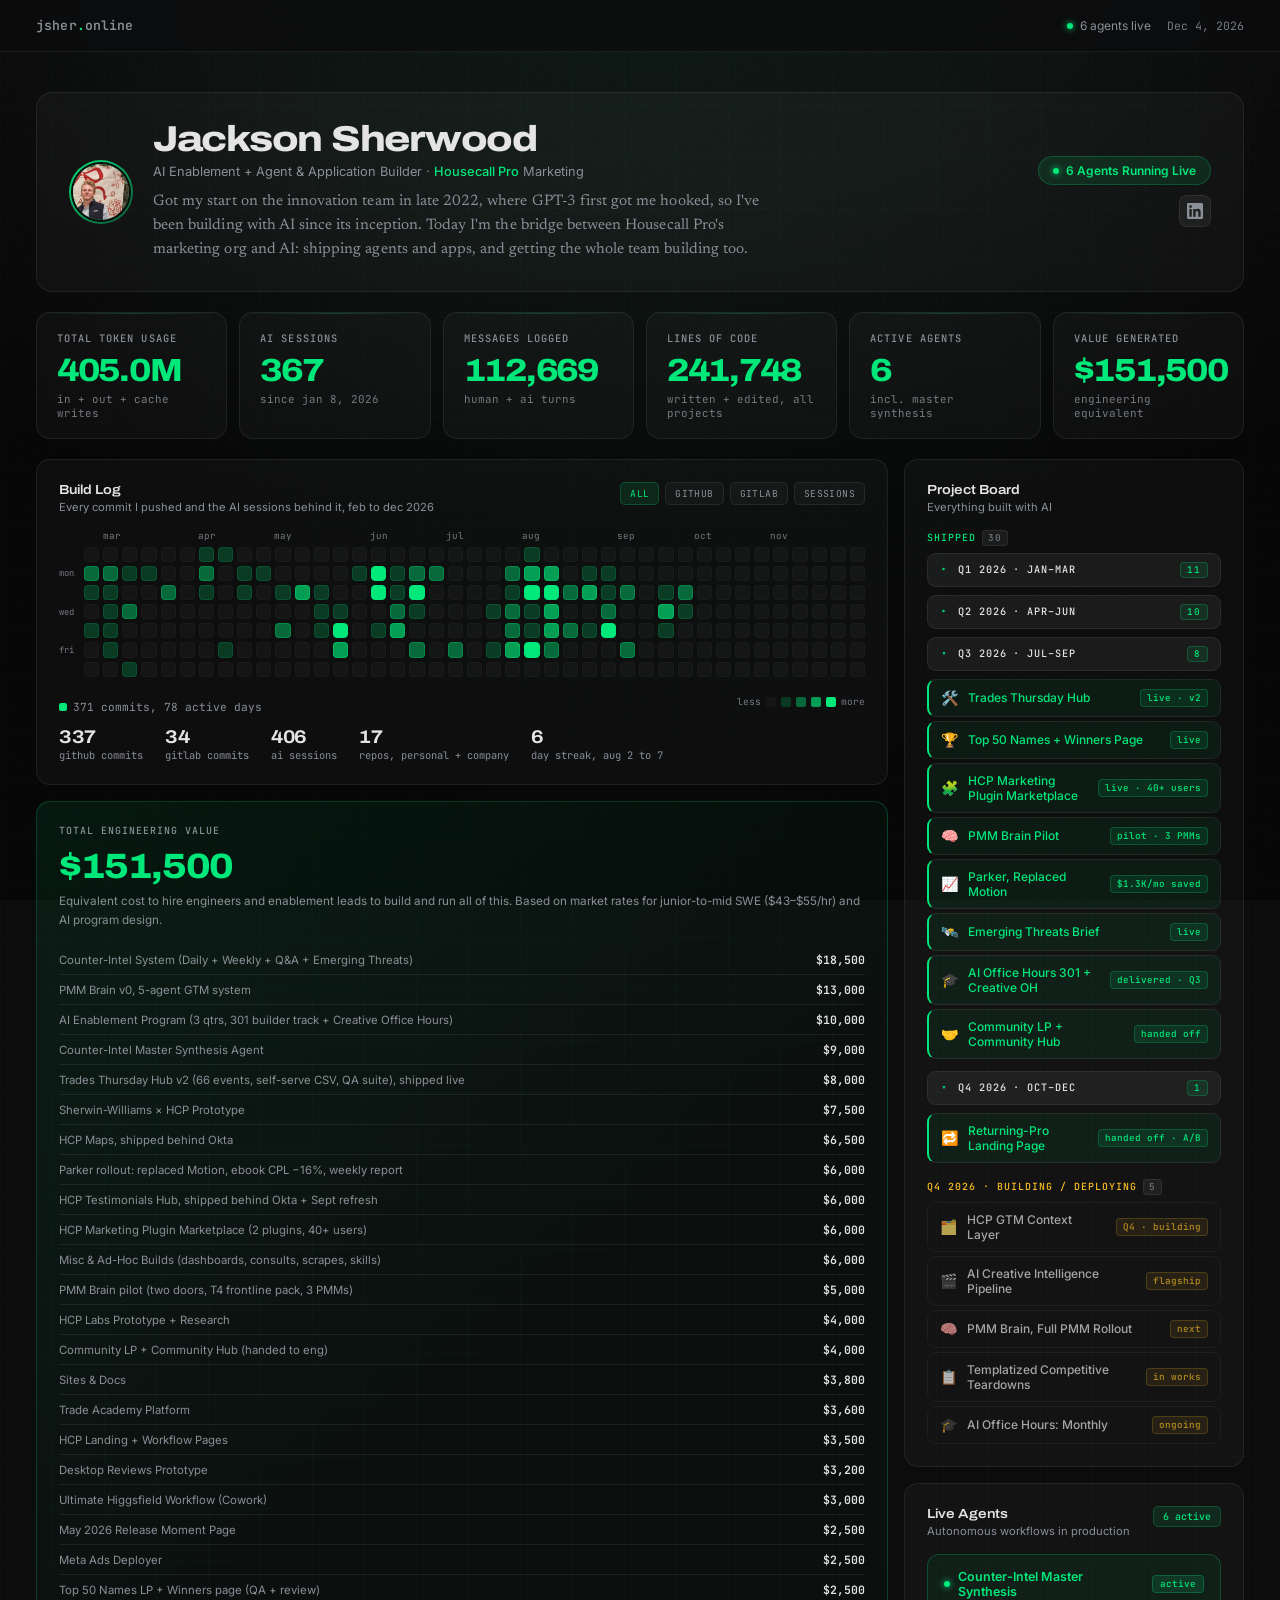
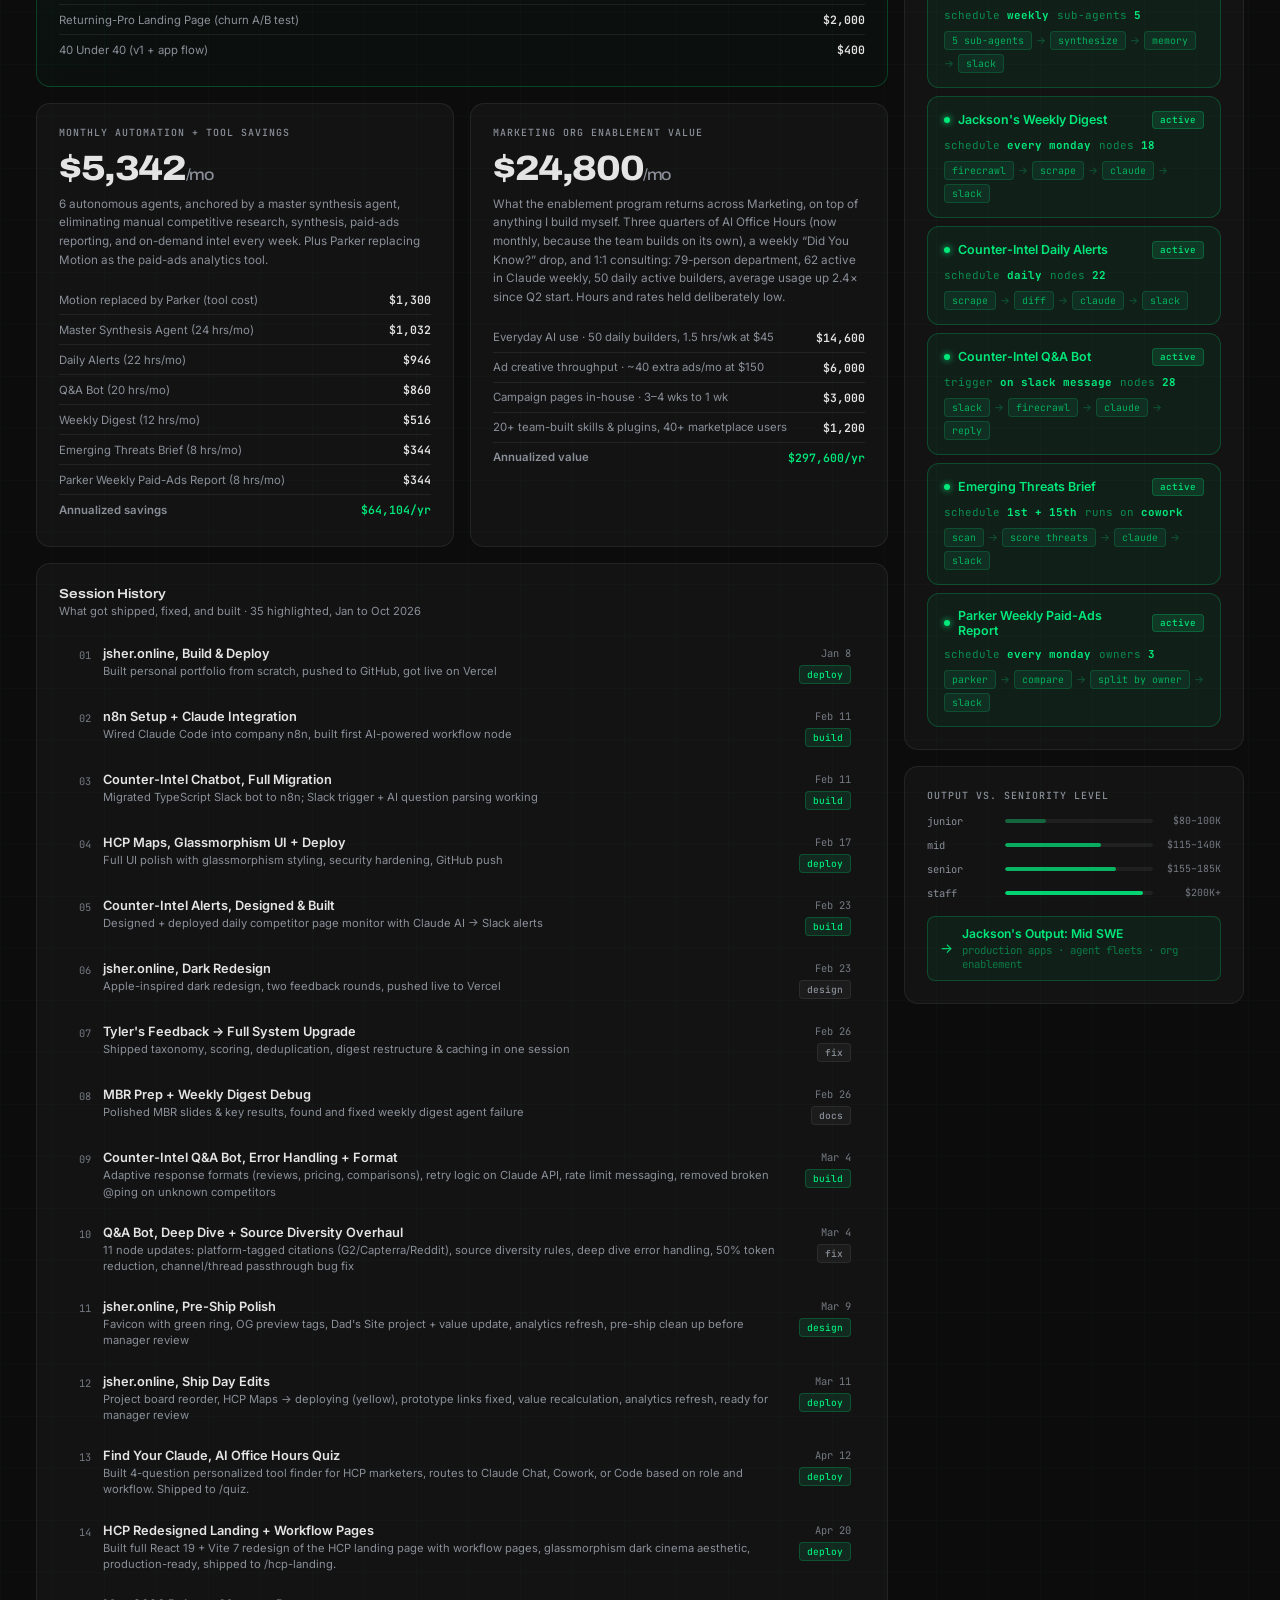
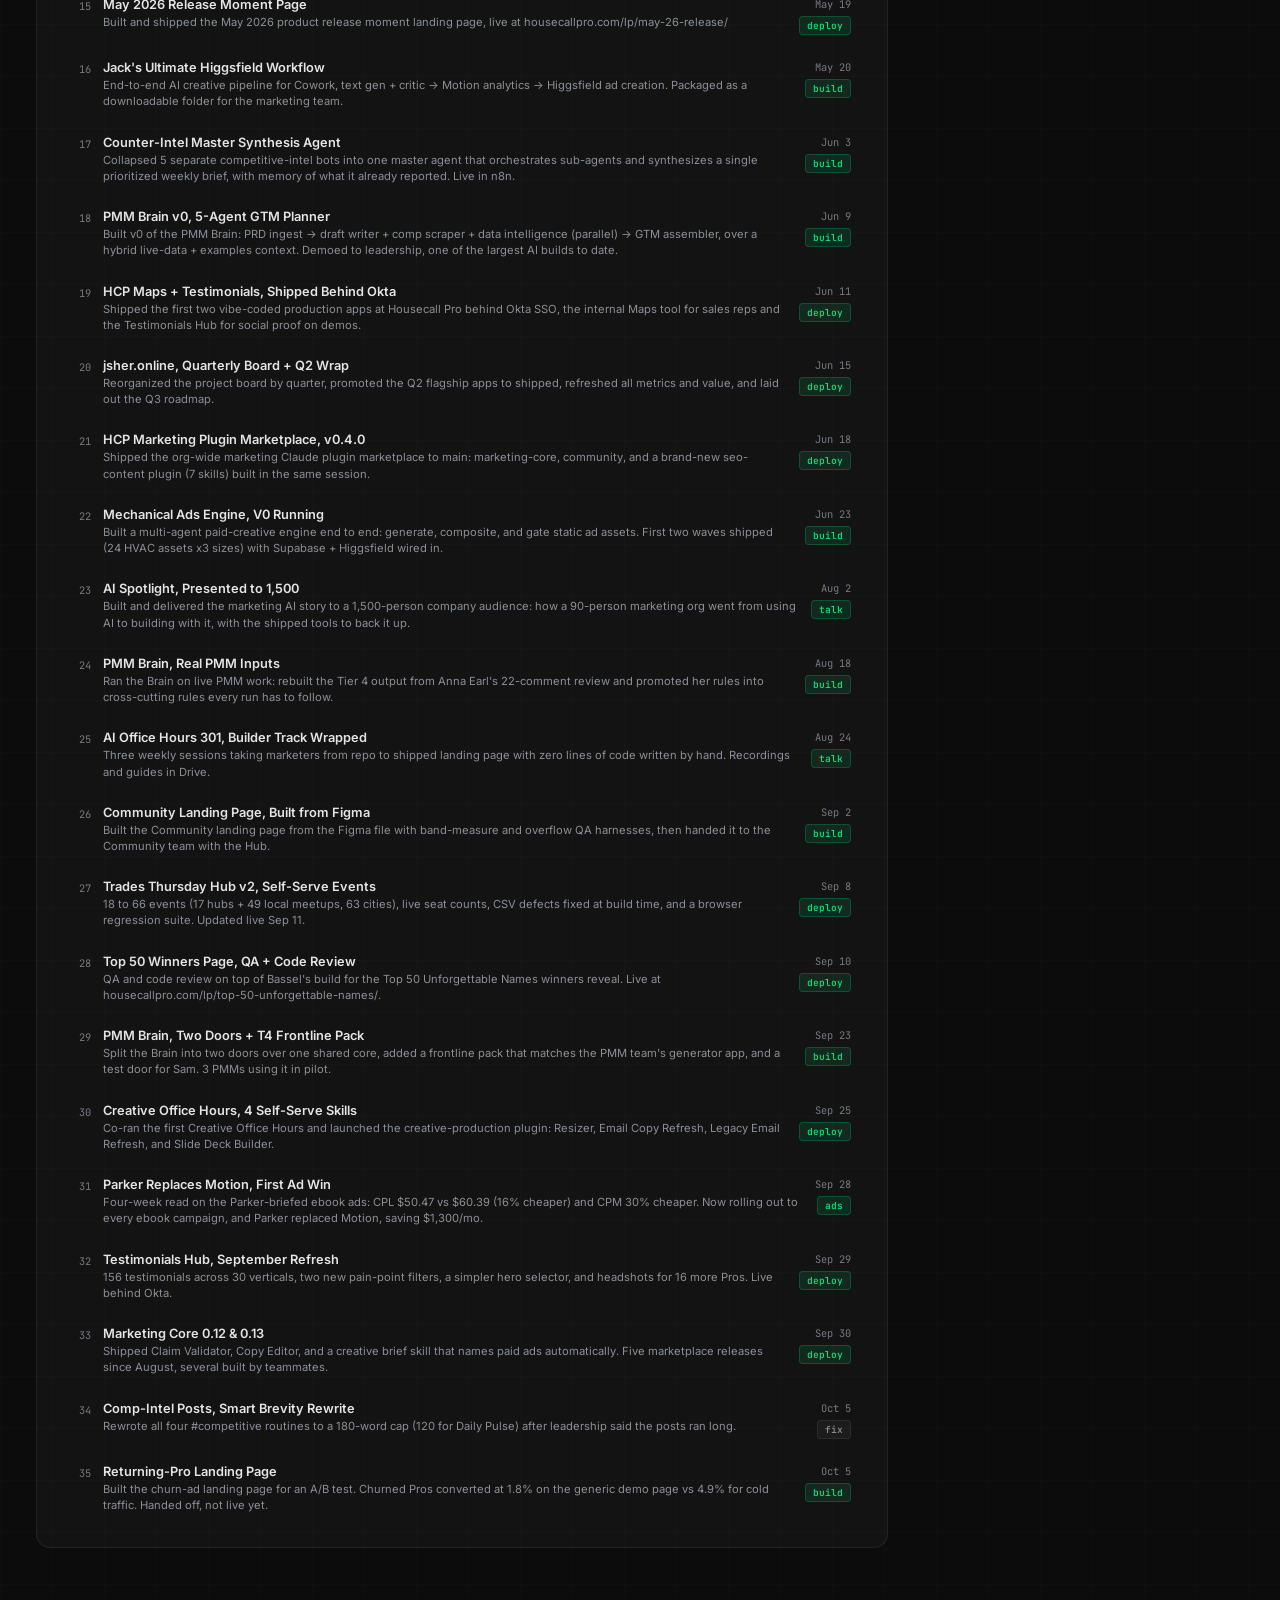
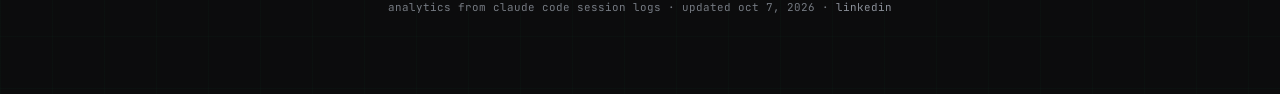
<file: index.html>
<!DOCTYPE html>
<html lang="en">
<head>
  <meta charset="UTF-8">
  <meta name="viewport" content="width=device-width, initial-scale=1.0">
  <title>Jackson Sherwood · jsher.online</title>
  <link rel="preconnect" href="https://fonts.googleapis.com">
  <link rel="preconnect" href="https://fonts.gstatic.com" crossorigin>
  <link href="https://fonts.googleapis.com/css2?family=Archivo:wdth,wght@85..125,500..900&family=Inter:wght@400;500;600;700;800&family=JetBrains+Mono:wght@400;500&family=Newsreader:opsz,wght@6..72,300..500&display=swap" rel="stylesheet">
  <meta name="description" content="Jackson Sherwood · AI Enablement + Agent &amp; Application Builder at Housecall Pro">
  <meta property="og:title" content="Jackson Sherwood">
  <meta property="og:description" content="AI Enablement + Agent &amp; Application Builder at Housecall Pro">
  <meta property="og:type" content="website">
  <meta property="og:url" content="https://jsher.online">
  <meta property="og:image" content="https://jsher.online/assets/headshot.jpg">
  <meta property="og:image:alt" content="Jackson Sherwood">
  <meta name="twitter:card" content="summary">
  <meta name="twitter:image" content="https://jsher.online/assets/headshot.jpg">
  <link rel="icon" href="assets/favicon.svg" type="image/svg+xml">
  <style>
    *, *::before, *::after { margin: 0; padding: 0; box-sizing: border-box; }

    :root {
      --bg:          #0c0c0d;
      --surface:     rgba(255,255,255,0.03);
      --surface-2:   rgba(255,255,255,0.055);
      --border:      rgba(255,255,255,0.07);
      --border-2:    rgba(255,255,255,0.13);
      --text:        #e4e4e4;
      --text-2:      #8a8f98;  /* was #606060 = 3.11:1, under AA for small text */
      --text-3:      #757a82;  /* 4.53:1 on --bg. #6b7078 measured 3.92, under AA */
      --green:       #00e87a;
      --green-dim:   rgba(0,232,122,0.10);
      --green-border:rgba(0,232,122,0.22);
      --green-glow:  rgba(0,232,122,0.06);
      --yellow:      #fbbf24;
      --yellow-dim:  rgba(251,191,36,0.12);
      --yellow-border:rgba(251,191,36,0.28);
      --blue:        #0693E3;
      --blue-dim:    rgba(6,147,227,0.12);
      --blue-border: rgba(6,147,227,0.28);
      --mono: 'JetBrains Mono', 'SF Mono', monospace;
      --display: 'Archivo', 'Inter', -apple-system, sans-serif;
      --serif: 'Newsreader', Georgia, 'Times New Roman', serif;

      /* Motion ladder. Exits are shorter than enters, one easing for
         interface moves and one for anything that travels a distance. */
      --ease-out:  cubic-bezier(0.25, 0.46, 0.45, 0.94);
      --ease-emph: cubic-bezier(0.32, 0.72, 0, 1);
      --t-fast:   120ms;
      --t-base:   180ms;
      --t-enter:  420ms;
    }

    /* One rule across the page: prose is set in the serif, data is not. */
    .profile-bio, #infoDesc {
      font-family: var(--serif);
      font-optical-sizing: auto;
      font-weight: 400;
    }
    #infoDesc { font-size: 0.94rem; line-height: 1.62; }

    /* Display face: expanded industrial grotesk, used only for name,
       numbers and card titles so the data reads as instrumentation. */
    .profile-name, .kpi-val, .val-num, .card-title, .blog-stat b {
      font-family: var(--display);
      font-variation-settings: 'wdth' 112;
    }

    html { font-family: 'Inter', -apple-system, BlinkMacSystemFont, sans-serif; -webkit-font-smoothing: antialiased; }

    body {
      background-color: var(--bg);
      background-image:
        radial-gradient(ellipse 80% 40% at 50% -10%, rgba(0,232,122,0.07) 0%, transparent 70%),
        linear-gradient(rgba(0,232,122,0.018) 1px, transparent 1px),
        linear-gradient(90deg, rgba(0,232,122,0.018) 1px, transparent 1px);
      background-size: 100% 100%, 52px 52px, 52px 52px;
      color: var(--text);
      min-height: 100vh;
      overflow-x: hidden;
    }

    /* Film grain + vignette. Keeps a flat dark UI from reading as a
       default template, and gives the cards something to sit on. */
    body::before, body::after {
      content: ''; position: fixed; inset: 0;
      pointer-events: none; z-index: 1;
    }
    body::before {
      background-image: url("data:image/svg+xml,%3Csvg xmlns='http://www.w3.org/2000/svg'%3E%3Cfilter id='n'%3E%3CfeTurbulence type='fractalNoise' baseFrequency='0.8' numOctaves='3' stitchTiles='stitch'/%3E%3C/filter%3E%3Crect width='100%25' height='100%25' filter='url(%23n)'/%3E%3C/svg%3E");
      opacity: 0.035;
    }
    body::after {
      background: radial-gradient(ellipse 90% 60% at 50% 0%, transparent 40%, rgba(0,0,0,0.5) 100%);
    }
    /* page content sits above the texture */
    .nav, .wrap { position: relative; z-index: 2; }

    /* ── NAV ─────────────────────────────── */
    .nav {
      position: sticky; top: 0; z-index: 50;
      background: rgba(12,12,13,0.85);
      backdrop-filter: blur(18px);
      -webkit-backdrop-filter: blur(18px);
      border-bottom: 1px solid var(--border);
      padding: 0 36px;
      height: 52px;
      display: flex; align-items: center; justify-content: space-between;
    }
    .nav-brand { font-size: 0.82rem; font-weight: 600; color: var(--text-2); letter-spacing: 0.01em; font-family: var(--mono); }
    .nav-brand span { color: var(--green); }
    .nav-right { display: flex; align-items: center; gap: 16px; }
    .nav-status { display: flex; align-items: center; gap: 7px; font-size: 0.75rem; color: var(--text-2); }
    .pulse {
      width: 6px; height: 6px; border-radius: 50%;
      background: var(--green); box-shadow: 0 0 6px var(--green);
      animation: pulse 2.5s ease infinite;
    }
    @keyframes pulse { 0%,100%{opacity:1;transform:scale(1)} 50%{opacity:0.35;transform:scale(0.65)} }
    .nav-date { font-size: 0.72rem; color: var(--text-3); font-family: var(--mono); }

    /* ── LAYOUT ──────────────────────────── */
    .wrap { max-width: 1280px; margin: 0 auto; padding: 40px 36px 80px; }

    /* ── PROFILE HEADER ──────────────────── */
    .profile {
      display: flex; align-items: center; gap: 20px;
      padding: 28px 32px;
      background: var(--surface);
      border: 1px solid var(--border);
      border-radius: 16px;
      margin-bottom: 20px;
      animation: up var(--t-enter) var(--ease-out) both;
    }
    .avatar-wrap {
      width: 64px; height: 64px; flex-shrink: 0;
      border-radius: 50%;
      padding: 2px;
      background: linear-gradient(135deg, var(--green), rgba(0,232,122,0.3));
    }
    .avatar {
      width: 100%; height: 100%; border-radius: 50%;
      object-fit: cover; border: 2px solid var(--bg);
      display: block;
    }
    .profile-info { flex: 1; }
    .profile-name {
      font-size: clamp(1.65rem, 3vw, 2.25rem); font-weight: 800;
      letter-spacing: -0.035em; line-height: 1.02; margin-bottom: 6px;
      font-variation-settings: 'wdth' 118;
    }
    .profile-role { font-size: 0.8rem; color: var(--text-2); }
    .profile-role span { color: var(--green); font-weight: 500; }
    .profile-bio {
      font-size: 0.95rem; color: var(--text-2); line-height: 1.6;
      margin-top: 11px; max-width: 620px; letter-spacing: 0.003em;
    }
    .profile-right { display: flex; flex-direction: column; align-items: flex-end; gap: 10px; }
    .live-badge {
      display: flex; align-items: center; gap: 7px;
      background: var(--green-dim); border: 1px solid var(--green-border);
      border-radius: 20px; padding: 6px 14px;
      font-size: 0.75rem; font-weight: 600; color: var(--green);
    }
    .social-link {
      display: flex; align-items: center; justify-content: center;
      width: 32px; height: 32px; border-radius: 8px;
      background: var(--surface-2); border: 1px solid var(--border);
      color: var(--text-2); text-decoration: none;
      transition: border-color 0.2s, color 0.2s;
    }
    .social-link:hover { border-color: var(--border-2); color: var(--text); }

    /* ── KPIs ────────────────────────────── */
    .kpis {
      display: grid; grid-template-columns: repeat(6, 1fr);
      gap: 12px; margin-bottom: 20px;
      animation: up var(--t-enter) var(--ease-out) 60ms both;
    }
    .kpi {
      background: var(--surface); border: 1px solid var(--border);
      border-radius: 14px; padding: 18px 20px;
      position: relative; overflow: hidden;
      transition: background 0.2s, border-color 0.2s;
    }
    .kpi:hover { background: var(--surface-2); border-color: var(--border-2); }
    .kpi::after {
      content: ''; position: absolute; top: 0; left: 0; right: 0; height: 1px;
      background: linear-gradient(90deg, transparent, var(--green), transparent);
      opacity: 0.22;
    }
    .kpi-label {
      font-size: 0.65rem; font-weight: 500; text-transform: uppercase;
      letter-spacing: 0.1em; color: var(--text-2); margin-bottom: 10px;
      font-family: var(--mono);
    }
    .kpi-val {
      font-size: 2rem; font-weight: 800; letter-spacing: -0.04em;
      line-height: 1; color: var(--green); margin-bottom: 5px;
      font-variant-numeric: tabular-nums;
    }
    .kpi-sub { font-size: 0.68rem; color: var(--text-3); font-family: var(--mono); }

    /* ── MAIN GRID ───────────────────────── */
    .grid-main {
      display: grid; grid-template-columns: 1fr 340px;
      gap: 16px; margin-bottom: 16px;
      animation: up var(--t-enter) var(--ease-out) 120ms both;
    }
    /* min-width:0, or these grid items size to their min-content and the
       Build Log's fixed-cell mobile grid drags the whole page wider than
       the viewport. */
    .col-left, .col-right {
      display: flex; flex-direction: column; gap: 16px; min-width: 0;
    }

    /* ── CARD ────────────────────────────── */
    .card {
      background: var(--surface); border: 1px solid var(--border);
      border-radius: 14px; padding: 22px;
    }
    .card-head { display: flex; align-items: flex-start; justify-content: space-between; margin-bottom: 16px; }
    .card-title { font-size: 0.82rem; font-weight: 600; color: var(--text); margin-bottom: 3px; }
    .card-sub { font-size: 0.7rem; color: var(--text-2); }
    .tag {
      font-family: var(--mono); font-size: 0.62rem; font-weight: 500;
      padding: 3px 9px; border-radius: 5px; white-space: nowrap;
      background: var(--green-dim); color: var(--green); border: 1px solid var(--green-border);
    }
    .tag-dim {
      font-family: var(--mono); font-size: 0.62rem; font-weight: 500;
      padding: 3px 9px; border-radius: 5px;
      background: rgba(255,255,255,0.04); color: var(--text-2); border: 1px solid var(--border);
    }

    /* ── BUILD LOG ───────────────────────── */
    .sr-only {
      position: absolute; width: 1px; height: 1px; padding: 0; margin: -1px;
      overflow: hidden; clip: rect(0 0 0 0); white-space: nowrap; border: 0;
    }
    .blog-stats { display: flex; flex-wrap: wrap; gap: 22px; margin-top: 13px; }
    .blog-stat { font-family: var(--mono); font-size: 0.65rem; color: var(--text-2); }
    .blog-stat b {
      display: block; font-size: 1.15rem; font-weight: 700; color: var(--text);
      letter-spacing: -0.02em; margin-bottom: 1px;
    }
    @media (max-width: 760px) {
      .blog-stats { gap: 14px; }
      .blog-stat b { font-size: 1rem; }
    }

    .chart-legend { display: flex; gap: 16px; margin-top: 10px; }
    .legend-item { display: flex; align-items: center; gap: 6px; font-size: 0.7rem; color: var(--text-2); font-family: var(--mono); }
    .legend-dot { width: 8px; height: 8px; border-radius: 2px; }

    /* ── CONTRIBUTION HEATMAP ────────────── */
    .heat-filters { display: flex; gap: 6px; flex-wrap: wrap; justify-content: flex-end; }
    .heat-pill {
      font-family: var(--mono); font-size: 0.6rem; letter-spacing: 0.04em;
      text-transform: uppercase; color: var(--text-2); background: var(--surface);
      border: 1px solid var(--border); border-radius: 5px; padding: 4px 9px;
      cursor: pointer; transition: color var(--t-fast) var(--ease-out),
                                   border-color var(--t-fast) var(--ease-out),
                                   background var(--t-fast) var(--ease-out);
    }
    .heat-pill:hover { color: var(--text); border-color: var(--border-2); }
    .heat-pill[aria-pressed="true"] {
      color: var(--green); background: var(--green-dim); border-color: var(--green-border);
    }
    .heat-pill:focus-visible { outline: 2px solid var(--green); outline-offset: 2px; }

    /* Cells are fluid: the year's worth of columns divides the card width, so
       the graph fills its container instead of stranding half of it empty.
       --cols is set from JS. Below 720px it reverts to fixed cells + scroll. */
    .heat-wrap { position: relative; padding-bottom: 2px; --gap: 4px; }
    .heat-scroll { display: flex; gap: 10px; align-items: stretch; }
    .heat-dows {
      display: grid; grid-template-rows: repeat(7, 1fr); gap: var(--gap);
      padding-top: 17px; font-family: var(--mono); font-size: 0.55rem; color: var(--text-3);
      flex: none;
    }
    .heat-dows span { display: flex; align-items: center; }
    .heat-grid-wrap { display: flex; flex-direction: column; gap: 4px; flex: 1 1 auto; min-width: 0; }
    .heat-months {
      position: relative; height: 13px;
      font-family: var(--mono); font-size: 0.58rem; color: var(--text-3);
    }
    .heat-months span { position: absolute; top: 0; }
    .heat-grid {
      display: grid; gap: var(--gap);
      grid-template-rows: repeat(7, 1fr);
      grid-template-columns: repeat(var(--cols, 53), minmax(0, 1fr));
      grid-auto-flow: column;
    }
    .heat-cell {
      aspect-ratio: 1; border-radius: 4px;
      background: rgba(255,255,255,0.032);
      border: 1px solid rgba(255,255,255,0.02);
      transition: transform var(--t-fast) var(--ease-out),
                  background var(--t-base) var(--ease-out);
    }
    .heat-cell[data-lv="1"] { background: rgba(0,232,122,0.20); border-color: rgba(0,232,122,0.14); }
    .heat-cell[data-lv="2"] { background: rgba(0,232,122,0.42); border-color: rgba(0,232,122,0.26); }
    .heat-cell[data-lv="3"] { background: rgba(0,232,122,0.66); border-color: rgba(0,232,122,0.38); }
    .heat-cell[data-lv="4"] { background: var(--green); border-color: var(--green); }
    .heat-cell.hit { cursor: pointer; }
    .heat-cell.hit:hover, .heat-cell.on { transform: scale(1.35); }
    .heat-grid:focus-visible { outline: 2px solid var(--green); outline-offset: 3px; border-radius: 3px; }

    /* The grid spans the card, capped so it can't turn into slabs on an
       ultrawide monitor. */
    .heat-body { display: block; }
    .heat-main { max-width: calc(var(--cols, 26) * 37px + 44px); }
    .heat-side { margin-top: 13px; }
    .heat-foot { display: flex; align-items: center; justify-content: space-between; gap: 14px; margin-top: 11px; flex-wrap: wrap; }
    .heat-scale { display: flex; align-items: center; gap: 5px; font-family: var(--mono); font-size: 0.6rem; color: var(--text-3); }
    .heat-scale i { width: 10px; height: 10px; border-radius: 2px; display: block; }
    .heat-tip {
      position: absolute; pointer-events: none; opacity: 0;
      background: #17181a; border: 1px solid var(--border-2); border-radius: 6px;
      padding: 7px 9px; font-family: var(--mono); font-size: 0.62rem; color: var(--text-2);
      white-space: nowrap; z-index: 5; transform: translate(-50%, -100%);
      transition: opacity var(--t-fast) var(--ease-out);
    }
    .heat-tip.show { opacity: 1; }
    .heat-tip b { display: block; color: var(--green); font-weight: 500; margin-bottom: 2px; }
    .heat-tip em { display: block; font-style: normal; color: var(--text-3); margin-top: 2px; }

    @media (max-width: 720px) {
      .heat-wrap { overflow-x: auto; }
      .heat-scroll { min-width: max-content; }
      .heat-grid { grid-template-columns: repeat(var(--cols, 26), 13px); grid-template-rows: repeat(7, 13px); }
      .heat-grid-wrap { flex: none; }
      .heat-main { max-width: none; }
    }
    @media (max-width: 560px) {
      .heat-head { flex-direction: column; align-items: flex-start; gap: 11px; }
      .heat-filters { justify-content: flex-start; }
      .heat-dows { display: none; }
      .heat-foot { flex-direction: column; align-items: flex-start; gap: 9px; }
    }
    @media (prefers-reduced-motion: reduce) {
      .heat-cell { transition: none; }
      .heat-cell.hit:hover, .heat-cell.on { transform: none; box-shadow: 0 0 0 2px var(--green); }
    }

    /* ── SESSIONS ────────────────────────── */
    .sessions { display: flex; flex-direction: column; gap: 1px; }
    .sess {
      display: flex; align-items: flex-start; gap: 12px;
      padding: 12px 14px; border-radius: 10px;
      transition: background 0.15s;
    }
    .sess:hover { background: var(--surface-2); }
    .sess-num {
      font-family: var(--mono); font-size: 0.65rem; color: var(--text-3);
      margin-top: 2px; width: 18px; flex-shrink: 0; text-align: right;
    }
    .sess-body { flex: 1; min-width: 0; }
    .sess-title { font-size: 0.8rem; font-weight: 600; color: var(--text); margin-bottom: 2px; }
    .sess-desc { font-size: 0.7rem; color: var(--text-2); line-height: 1.45; }
    .sess-right { display: flex; flex-direction: column; align-items: flex-end; gap: 5px; flex-shrink: 0; }
    .sess-date { font-family: var(--mono); font-size: 0.65rem; color: var(--text-3); }
    .sess-tag {
      font-family: var(--mono); font-size: 0.6rem; font-weight: 500;
      padding: 2px 7px; border-radius: 4px;
    }
    .st-green { background: var(--green-dim); color: var(--green); border: 1px solid var(--green-border); }
    .st-dim   { background: rgba(255,255,255,0.04); color: var(--text-2); border: 1px solid var(--border); }

    /* ── PROJECT BOARD ───────────────────── */
    .proj-section { margin-bottom: 16px; }
    .proj-section:last-child { margin-bottom: 0; }
    .proj-heading {
      font-family: var(--mono); font-size: 0.62rem; font-weight: 500;
      text-transform: uppercase; letter-spacing: 0.1em; color: var(--text-2);
      margin-bottom: 7px; display: flex; align-items: center; gap: 6px;
    }
    .proj-heading .ct {
      font-size: 0.58rem; background: var(--surface-2); border: 1px solid var(--border);
      border-radius: 4px; padding: 1px 5px; color: var(--text-3);
    }
    .proj-list { display: flex; flex-direction: column; gap: 4px; }
    .proj-item {
      display: flex; align-items: center; gap: 9px;
      padding: 9px 12px; border-radius: 9px; border: 1px solid var(--border);
      text-decoration: none; color: inherit;
      transition: background 0.15s, border-color 0.15s;
      cursor: default;
    }
    .proj-item.link { cursor: pointer; }
    .proj-item.link:hover { background: var(--surface-2); border-color: var(--border-2); }
    .proj-item.shipped {
      border-left: 2px solid var(--green);
      background: var(--green-glow);
    }
    .proj-item.shipped:hover { background: var(--green-dim); }
    .proj-item.inprog { opacity: 0.7; }
    .proj-item.soon   { opacity: 0.35; }
    .proj-em { font-size: 0.88rem; flex-shrink: 0; }
    .proj-name { flex: 1; font-size: 0.75rem; font-weight: 500; }
    .proj-item.shipped .proj-name { color: var(--green); }
    .proj-badge {
      font-family: var(--mono); font-size: 0.58rem; font-weight: 500;
      padding: 2px 6px; border-radius: 4px; flex-shrink: 0;
    }
    .pb-green { background: var(--green-dim); color: var(--green); border: 1px solid var(--green-border); }
    .pb-dim    { background: var(--surface-2); color: var(--text-2); border: 1px solid var(--border); }
    .pb-yellow { background: var(--yellow-dim); color: var(--yellow); border: 1px solid var(--yellow-border); }
    .pb-blue   { background: var(--blue-dim);   color: var(--blue);   border: 1px solid var(--blue-border); }

    /* ── QUARTER ACCORDION ───────────────── */
    .qtr-toggle {
      width: 100%; display: flex; align-items: center; gap: 9px;
      background: var(--surface-2); border: 1px solid var(--border);
      border-radius: 9px; padding: 8px 12px; margin-bottom: 8px;
      cursor: pointer; font-family: var(--mono); font-size: 0.64rem;
      font-weight: 500; text-transform: uppercase; letter-spacing: 0.09em;
      color: var(--text); transition: background 0.15s, border-color 0.15s;
    }
    .qtr-toggle:hover { background: rgba(255,255,255,0.07); border-color: var(--border-2); }
    .qtr-chevron { color: var(--green); font-size: 0.62rem; width: 9px; text-align: center; }
    .qtr-label { flex: 1; text-align: left; }
    .qtr-ct {
      font-size: 0.58rem; background: var(--green-dim); color: var(--green);
      border: 1px solid var(--green-border); border-radius: 4px; padding: 1px 6px;
    }
    .qtr-body { margin-bottom: 12px; }
    .qtr-body.collapsed { display: none; }

    /* ── AGENTS ──────────────────────────── */
    .agent {
      background: var(--green-glow); border: 1px solid var(--green-border);
      border-radius: 12px; padding: 14px 16px;
      transition: background 0.2s;
    }
    .agent:hover { background: var(--green-dim); }
    .agent + .agent { margin-top: 8px; }
    .agent-head { display: flex; align-items: center; gap: 8px; margin-bottom: 9px; }
    .agent-dot {
      width: 6px; height: 6px; border-radius: 50%;
      background: var(--green); box-shadow: 0 0 6px var(--green);
      animation: pulse 2.5s ease infinite; flex-shrink: 0;
    }
    .agent-name { font-size: 0.78rem; font-weight: 600; color: var(--green); flex: 1; }
    .agent-badge {
      font-family: var(--mono); font-size: 0.58rem; font-weight: 500;
      background: rgba(0,232,122,0.12); color: var(--green);
      border: 1px solid rgba(0,232,122,0.25); padding: 2px 7px; border-radius: 4px;
    }
    .agent-meta { display: flex; flex-wrap: wrap; gap: 8px; margin-bottom: 9px; }
    .agent-stat { font-family: var(--mono); font-size: 0.68rem; color: rgba(0,232,122,0.55); }
    .agent-stat strong { color: var(--green); }
    .pipeline { display: flex; align-items: center; gap: 4px; flex-wrap: wrap; }
    .p-node {
      font-family: var(--mono); font-size: 0.62rem;
      background: rgba(0,232,122,0.07); border: 1px solid rgba(0,232,122,0.18);
      border-radius: 4px; padding: 2px 7px; color: rgba(0,232,122,0.7);
    }
    .p-arr { font-size: 0.65rem; color: rgba(0,232,122,0.3); }

    /* ── VALUE ────────────────────────────
       The headline number spans the column; the two recurring streams sit
       side by side under it. */
    .value-stack {
      display: grid; grid-template-columns: 1fr 1fr; gap: 16px;
      animation: up var(--t-enter) var(--ease-out) 180ms both;
    }
    .value-stack > .hl { grid-column: 1 / -1; }
    .val-card { background: var(--surface); border: 1px solid var(--border); border-radius: 14px; padding: 22px; }
    .val-card.hl {
      background: linear-gradient(140deg, rgba(0,232,122,0.08) 0%, rgba(0,232,122,0.02) 60%);
      border-color: var(--green-border);
    }
    .val-label {
      font-family: var(--mono); font-size: 0.62rem; font-weight: 500;
      text-transform: uppercase; letter-spacing: 0.1em; color: var(--text-2); margin-bottom: 12px;
    }
    .val-num {
      font-size: 2.2rem; font-weight: 800; letter-spacing: -0.04em; line-height: 1;
      margin-bottom: 8px; font-variant-numeric: tabular-nums;
    }
    .val-card.hl .val-num { color: var(--green); }
    .val-card:not(.hl) .val-num { color: var(--text); }
    .val-desc { font-size: 0.73rem; color: var(--text-2); line-height: 1.6; margin-bottom: 16px; }
    .val-lines { display: flex; flex-direction: column; }
    .val-row-item {
      display: flex; justify-content: space-between; align-items: center;
      font-size: 0.71rem; color: var(--text-2);
      padding: 7px 0; border-bottom: 1px solid var(--border);
    }
    .val-row-item:last-child { border-bottom: none; }
    .val-row-item .amt { color: var(--text); font-weight: 600; font-family: var(--mono); font-size: 0.72rem; }
    .val-row-item .amt.hi { color: var(--green); }

    /* ── SENIORITY ───────────────────────── */
    .sen-list { display: flex; flex-direction: column; gap: 10px; }
    .sen-row { display: flex; align-items: center; gap: 10px; }
    .sen-lbl { font-family: var(--mono); font-size: 0.65rem; color: var(--text-2); width: 68px; flex-shrink: 0; }
    .sen-track { flex: 1; height: 4px; background: rgba(255,255,255,0.05); border-radius: 2px; overflow: hidden; }
    .sen-fill { height: 100%; border-radius: 2px; width: 0; transition: width 1.6s cubic-bezier(0.4,0,0.2,1); background: var(--green); }
    .sen-sal { font-family: var(--mono); font-size: 0.62rem; color: var(--text-3); width: 58px; text-align: right; flex-shrink: 0; }
    .you-here {
      margin-top: 6px; display: flex; align-items: center; gap: 9px;
      background: var(--green-glow); border: 1px solid var(--green-border);
      border-radius: 8px; padding: 9px 12px;
    }
    .you-arrow { color: var(--green); font-size: 0.85rem; }
    .you-text { font-size: 0.76rem; color: var(--green); font-weight: 600; margin-bottom: 2px; }
    .you-sub { font-size: 0.67rem; color: rgba(0,232,122,0.45); font-family: var(--mono); }

    /* ── FOOTER ──────────────────────────── */
    .footer { text-align: center; padding-top: 36px; font-family: var(--mono); font-size: 0.68rem; color: var(--text-3); }
    .footer a { color: var(--text-2); text-decoration: none; transition: color 0.2s; }
    .footer a:hover { color: var(--green); }

    /* ── MODAL ───────────────────────────── */
    .modal-overlay {
      position: fixed; inset: 0; background: rgba(0,0,0,0.75);
      backdrop-filter: blur(8px); z-index: 100;
      display: flex; align-items: center; justify-content: center;
      opacity: 0; pointer-events: none;
      transition: opacity var(--t-fast) var(--ease-out);   /* exit: fast */
    }
    .modal-overlay.active {
      opacity: 1; pointer-events: auto;
      transition-duration: 175ms;                          /* enter: slower */
    }
    .modal {
      background: #161618; border: 1px solid var(--border-2);
      border-radius: 14px; padding: 26px; width: 320px; max-width: 90vw;
      /* long write-ups used to run off the bottom of the screen with no way back */
      max-height: 82vh; overflow-y: auto; overscroll-behavior: contain;
      transform: scale(0.95); opacity: 0.6;
      transition: transform var(--t-fast) var(--ease-out), opacity var(--t-fast) var(--ease-out);
    }
    .modal-overlay.active .modal {
      transform: scale(1); opacity: 1;
      transition: transform 175ms var(--ease-emph), opacity 175ms var(--ease-out);
    }
    /* project write-ups need a wider measure than the access prompt does */
    #infoModal .modal { width: 440px; }
    .modal::-webkit-scrollbar { width: 11px; }
    .modal::-webkit-scrollbar-track { background: transparent; }
    .modal::-webkit-scrollbar-thumb {
      background: rgba(255,255,255,0.14); border-radius: 6px;
      border: 3px solid #161618;
    }
    .modal-title { font-size: 1rem; font-weight: 600; margin-bottom: 6px; }
    .modal-sub { font-size: 0.8rem; color: var(--text-2); margin-bottom: 18px; }
    .modal-input {
      width: 100%; padding: 9px 12px; border-radius: 8px;
      border: 1px solid var(--border); background: rgba(255,255,255,0.05);
      color: var(--text); font-family: var(--mono); font-size: 0.85rem;
      outline: none; transition: border-color 0.2s;
    }
    .modal-input:focus { border-color: var(--green); }
    .modal-err { font-size: 0.75rem; color: #ef4444; margin-top: 7px; opacity: 0; transition: opacity 0.2s; }
    .modal-err.show { opacity: 1; }
    .modal-btns { display: flex; gap: 8px; margin-top: 18px; }
    .modal-btn {
      flex: 1; padding: 9px; border-radius: 8px; border: none;
      font-family: inherit; font-size: 0.82rem; font-weight: 600; cursor: pointer; transition: all 0.2s;
    }
    .btn-cancel { background: rgba(255,255,255,0.06); color: var(--text-2); }
    .btn-cancel:hover { background: rgba(255,255,255,0.1); color: var(--text); }
    .btn-submit { background: var(--green); color: #000; }
    .btn-submit:hover { background: #00ff88; }

    /* ── ANIMATIONS ──────────────────────── */
    @keyframes up { from{opacity:0;transform:translateY(8px)} to{opacity:1;transform:translateY(0)} }

    /* Reduced motion: honour it globally, not just on the build log. */
    @media (prefers-reduced-motion: reduce) {
      *, *::before, *::after {
        animation-duration: 0.01ms !important;
        animation-iteration-count: 1 !important;
        transition-duration: 0.01ms !important;
        scroll-behavior: auto !important;
      }
    }

    /* ── RESPONSIVE ──────────────────────── */
    @media (max-width: 1100px) {
      .grid-main { grid-template-columns: 1fr; }
      .kpis { grid-template-columns: repeat(3, 1fr); } /* 2 rows of 3 */
    }
    @media (max-width: 680px) {
      .wrap { padding: 20px 16px 60px; }
      .nav { padding: 0 16px; }
      .kpis { grid-template-columns: repeat(2, 1fr); }
      .kpi { padding: 15px 14px; }
      /* Archivo runs wider than Inter: shrink so $119,500 still fits */
      .kpi-val { font-size: 1.5rem; font-variation-settings: 'wdth' 100; }
      .value-stack { grid-template-columns: 1fr; }
      .profile { flex-wrap: wrap; }
      .profile-right { flex-direction: row; align-items: center; }
    }
  </style>
</head>
<body>

  <!-- NAV -->
  <nav class="nav">
    <span class="nav-brand">jsher<span>.</span>online</span>
    <div class="nav-right">
      <div class="nav-status">
        <div class="pulse"></div>
        6 agents live
      </div>
      <span class="nav-date" id="navDate"></span>
    </div>
  </nav>

  <div class="wrap">

    <!-- PROFILE -->
    <div class="profile">
      <div class="avatar-wrap">
        <img src="assets/headshot.jpg" class="avatar" alt="Jackson Sherwood"
          onerror="this.parentElement.style.background='var(--green)';this.style.display='none'">
      </div>
      <div class="profile-info">
        <h1 class="profile-name">Jackson Sherwood</h1>
        <div class="profile-role">AI Enablement + Agent &amp; Application Builder &middot; <span>Housecall Pro</span> Marketing</div>
        <div class="profile-bio">Got my start on the innovation team in late 2022, where GPT-3 first got me hooked, so I've been building with AI since its inception. Today I'm the bridge between Housecall Pro's marketing org and AI: shipping agents and apps, and getting the whole team building too.</div>
      </div>
      <div class="profile-right">
        <div class="live-badge">
          <div class="pulse"></div>
          6 Agents Running Live
        </div>
        <a href="https://www.linkedin.com/in/%E2%9A%A1%EF%B8%8F-jackson-sherwood-690663214/" target="_blank" rel="noopener" class="social-link" aria-label="LinkedIn">
          <svg width="16" height="16" viewBox="0 0 24 24" fill="currentColor"><path d="M20.447 20.452h-3.554v-5.569c0-1.328-.027-3.037-1.852-3.037-1.853 0-2.136 1.445-2.136 2.939v5.667H9.351V9h3.414v1.561h.046c.477-.9 1.637-1.85 3.37-1.85 3.601 0 4.267 2.37 4.267 5.455v6.286zM5.337 7.433a2.062 2.062 0 01-2.063-2.065 2.064 2.064 0 112.063 2.065zm1.782 13.019H3.555V9h3.564v11.452zM22.225 0H1.771C.792 0 0 .774 0 1.729v20.542C0 23.227.792 24 1.771 24h20.451C23.2 24 24 23.227 24 22.271V1.729C24 .774 23.2 0 22.222 0h.003z"/></svg>
        </a>
      </div>
    </div>

    <!-- KPIs -->
    <div class="kpis">
      <div class="kpi">
        <div class="kpi-label">Total Token Usage</div>
        <div class="kpi-val" id="tokKpi">0M</div>
        <div class="kpi-sub">in + out + cache writes</div>
      </div>
      <div class="kpi">
        <div class="kpi-label">AI Sessions</div>
        <div class="kpi-val" data-target="367">0</div>
        <div class="kpi-sub">since jan 8, 2026</div>
      </div>
      <div class="kpi">
        <div class="kpi-label">Messages Logged</div>
        <div class="kpi-val" data-target="112669">0</div>
        <div class="kpi-sub">human + ai turns</div>
      </div>
      <div class="kpi">
        <div class="kpi-label">Lines of Code</div>
        <div class="kpi-val" data-target="241748">0</div>
        <div class="kpi-sub">written + edited, all projects</div>
      </div>
      <div class="kpi">
        <div class="kpi-label">Active Agents</div>
        <div class="kpi-val" data-target="6">0</div>
        <div class="kpi-sub">incl. master synthesis</div>
      </div>
      <div class="kpi">
        <div class="kpi-label">Value Generated</div>
        <div class="kpi-val" id="valKpi">$0</div>
        <div class="kpi-sub">engineering equivalent</div>
      </div>
    </div>

    <!-- MAIN GRID -->
    <div class="grid-main">

      <!-- LEFT -->
      <div class="col-left">

        <!-- Build Log: commits + the AI sessions behind them, one grid -->
        <div class="card">
          <div class="card-head heat-head">
            <div>
              <div class="card-title">Build Log</div>
              <div class="card-sub" id="heatSub">Every commit I pushed and the AI sessions behind it</div>
            </div>
            <div class="heat-filters" role="group" aria-label="Choose what the graph shows">
              <button class="heat-pill" type="button" data-src="all" aria-pressed="true">all</button>
              <button class="heat-pill" type="button" data-src="gh" aria-pressed="false">github</button>
              <button class="heat-pill" type="button" data-src="gl" aria-pressed="false">gitlab</button>
              <button class="heat-pill" type="button" data-src="ai" aria-pressed="false">sessions</button>
            </div>
          </div>
          <div class="heat-body">
            <div class="heat-main">
              <div class="heat-wrap">
                <div class="heat-scroll">
                  <div class="heat-dows" aria-hidden="true">
                    <span></span><span>mon</span><span></span><span>wed</span><span></span><span>fri</span><span></span>
                  </div>
                  <div class="heat-grid-wrap">
                    <div class="heat-months" id="heatMonths" aria-hidden="true"></div>
                    <div class="heat-grid" id="heatGrid" role="img" tabindex="0"
                         aria-label="Daily commit heatmap"></div>
                  </div>
                </div>
                <div class="heat-tip" id="heatTip" role="presentation"></div>
                <span class="sr-only" id="heatLive" aria-live="polite"></span>
              </div>
              <div class="heat-foot">
                <div class="chart-legend">
                  <div class="legend-item"><div class="legend-dot" style="background:var(--green)"></div><span id="heatCount">371 commits, 78 active days</span></div>
                </div>
                <div class="heat-scale">
                  less
                  <i style="background:rgba(255,255,255,0.032)"></i>
                  <i style="background:rgba(0,232,122,0.20)"></i>
                  <i style="background:rgba(0,232,122,0.42)"></i>
                  <i style="background:rgba(0,232,122,0.66)"></i>
                  <i style="background:var(--green)"></i>
                  more
                </div>
              </div>
            </div>
            <div class="blog-stats heat-side">
              <div class="blog-stat"><b>337</b>github commits</div>
              <div class="blog-stat"><b>34</b>gitlab commits</div>
              <div class="blog-stat"><b>406</b>ai sessions</div>
              <div class="blog-stat"><b>17</b>repos, personal + company</div>
              <div class="blog-stat"><b>6</b>day streak, aug 2 to 7</div>
            </div>
          </div>
        </div>

        <!-- Value: what all of it is worth -->
        <div class="value-stack">
          <div class="val-card hl">
            <div class="val-label">total engineering value</div>
            <div class="val-num" id="totalVal">$0</div>
            <div class="val-desc">Equivalent cost to hire engineers and enablement leads to build and run all of this. Based on market rates for junior-to-mid SWE ($43–$55/hr) and AI program design.</div>
            <div class="val-lines">
              <div class="val-row-item"><span>Counter-Intel System (Daily + Weekly + Q&amp;A + Emerging Threats)</span><span class="amt">$18,500</span></div>
              <div class="val-row-item"><span>PMM Brain v0, 5-agent GTM system</span><span class="amt">$13,000</span></div>
              <div class="val-row-item"><span>AI Enablement Program (3 qtrs, 301 builder track + Creative Office Hours)</span><span class="amt">$10,000</span></div>
              <div class="val-row-item"><span>Counter-Intel Master Synthesis Agent</span><span class="amt">$9,000</span></div>
              <div class="val-row-item"><span>Trades Thursday Hub v2 (66 events, self-serve CSV, QA suite), shipped live</span><span class="amt">$8,000</span></div>
              <div class="val-row-item"><span>Sherwin-Williams × HCP Prototype</span><span class="amt">$7,500</span></div>
              <div class="val-row-item"><span>HCP Maps, shipped behind Okta</span><span class="amt">$6,500</span></div>
              <div class="val-row-item"><span>Parker rollout: replaced Motion, ebook CPL &minus;16%, weekly report</span><span class="amt">$6,000</span></div>
              <div class="val-row-item"><span>HCP Testimonials Hub, shipped behind Okta + Sept refresh</span><span class="amt">$6,000</span></div>
              <div class="val-row-item"><span>HCP Marketing Plugin Marketplace (2 plugins, 40+ users)</span><span class="amt">$6,000</span></div>
              <div class="val-row-item"><span>Misc &amp; Ad-Hoc Builds (dashboards, consults, scrapes, skills)</span><span class="amt">$6,000</span></div>
              <div class="val-row-item"><span>PMM Brain pilot (two doors, T4 frontline pack, 3 PMMs)</span><span class="amt">$5,000</span></div>
              <div class="val-row-item"><span>HCP Labs Prototype + Research</span><span class="amt">$4,000</span></div>
              <div class="val-row-item"><span>Community LP + Community Hub (handed to eng)</span><span class="amt">$4,000</span></div>
              <div class="val-row-item"><span>Sites &amp; Docs</span><span class="amt">$3,800</span></div>
              <div class="val-row-item"><span>Trade Academy Platform</span><span class="amt">$3,600</span></div>
              <div class="val-row-item"><span>HCP Landing + Workflow Pages</span><span class="amt">$3,500</span></div>
              <div class="val-row-item"><span>Desktop Reviews Prototype</span><span class="amt">$3,200</span></div>
              <div class="val-row-item"><span>Ultimate Higgsfield Workflow (Cowork)</span><span class="amt">$3,000</span></div>
              <div class="val-row-item"><span>May 2026 Release Moment Page</span><span class="amt">$2,500</span></div>
              <div class="val-row-item"><span>Meta Ads Deployer</span><span class="amt">$2,500</span></div>
              <div class="val-row-item"><span>Top 50 Names LP + Winners page (QA + review)</span><span class="amt">$2,500</span></div>
              <div class="val-row-item"><span>Returning-Pro Landing Page (churn A/B test)</span><span class="amt">$2,000</span></div>
              <div class="val-row-item"><span>40 Under 40 (v1 + app flow)</span><span class="amt">$400</span></div>
            </div>
          </div>
          <div class="val-card">
            <div class="val-label">monthly automation + tool savings</div>
            <div class="val-num">$5,342<span style="font-size:1rem;color:var(--text-2);font-weight:500">/mo</span></div>
            <div class="val-desc">6 autonomous agents, anchored by a master synthesis agent, eliminating manual competitive research, synthesis, paid-ads reporting, and on-demand intel every week. Plus Parker replacing Motion as the paid-ads analytics tool.</div>
            <div class="val-lines">
              <div class="val-row-item"><span>Motion replaced by Parker (tool cost)</span><span class="amt">$1,300</span></div>
              <div class="val-row-item"><span>Master Synthesis Agent (24 hrs/mo)</span><span class="amt">$1,032</span></div>
              <div class="val-row-item"><span>Daily Alerts (22 hrs/mo)</span><span class="amt">$946</span></div>
              <div class="val-row-item"><span>Q&amp;A Bot (20 hrs/mo)</span><span class="amt">$860</span></div>
              <div class="val-row-item"><span>Weekly Digest (12 hrs/mo)</span><span class="amt">$516</span></div>
              <div class="val-row-item"><span>Emerging Threats Brief (8 hrs/mo)</span><span class="amt">$344</span></div>
              <div class="val-row-item"><span>Parker Weekly Paid-Ads Report (8 hrs/mo)</span><span class="amt">$344</span></div>
              <div class="val-row-item"><span style="font-weight:600">Annualized savings</span><span class="amt hi">$64,104/yr</span></div>
            </div>
          </div>
          <div class="val-card">
            <div class="val-label">marketing org enablement value</div>
            <div class="val-num">$24,800<span style="font-size:1rem;color:var(--text-2);font-weight:500">/mo</span></div>
            <div class="val-desc">What the enablement program returns across Marketing, on top of anything I build myself. Three quarters of AI Office Hours (now monthly, because the team builds on its own), a weekly &ldquo;Did You Know?&rdquo; drop, and 1:1 consulting: 79-person department, 62 active in Claude weekly, 50 daily active builders, average usage up 2.4&times; since Q2 start. Hours and rates held deliberately low.</div>
            <div class="val-lines">
              <div class="val-row-item"><span>Everyday AI use &middot; 50 daily builders, 1.5 hrs/wk at $45</span><span class="amt">$14,600</span></div>
              <div class="val-row-item"><span>Ad creative throughput &middot; ~40 extra ads/mo at $150</span><span class="amt">$6,000</span></div>
              <div class="val-row-item"><span>Campaign pages in-house &middot; 3&ndash;4 wks to 1 wk</span><span class="amt">$3,000</span></div>
              <div class="val-row-item"><span>20+ team-built skills &amp; plugins, 40+ marketplace users</span><span class="amt">$1,200</span></div>
              <div class="val-row-item"><span style="font-weight:600">Annualized value</span><span class="amt hi">$297,600/yr</span></div>
            </div>
          </div>
        </div>

        <!-- Sessions -->
        <div class="card">
          <div class="card-head">
            <div>
              <div class="card-title">Session History</div>
              <div class="card-sub">What got shipped, fixed, and built · 35 highlighted, Jan to Oct 2026</div>
            </div>
          </div>
          <div class="sessions">
            <div class="sess">
              <div class="sess-num">01</div>
              <div class="sess-body">
                <div class="sess-title">jsher.online, Build &amp; Deploy</div>
                <div class="sess-desc">Built personal portfolio from scratch, pushed to GitHub, got live on Vercel</div>
              </div>
              <div class="sess-right"><span class="sess-date">Jan 8</span><span class="sess-tag st-green">deploy</span></div>
            </div>
            <div class="sess">
              <div class="sess-num">02</div>
              <div class="sess-body">
                <div class="sess-title">n8n Setup + Claude Integration</div>
                <div class="sess-desc">Wired Claude Code into company n8n, built first AI-powered workflow node</div>
              </div>
              <div class="sess-right"><span class="sess-date">Feb 11</span><span class="sess-tag st-green">build</span></div>
            </div>
            <div class="sess">
              <div class="sess-num">03</div>
              <div class="sess-body">
                <div class="sess-title">Counter-Intel Chatbot, Full Migration</div>
                <div class="sess-desc">Migrated TypeScript Slack bot to n8n; Slack trigger + AI question parsing working</div>
              </div>
              <div class="sess-right"><span class="sess-date">Feb 11</span><span class="sess-tag st-green">build</span></div>
            </div>
            <div class="sess">
              <div class="sess-num">04</div>
              <div class="sess-body">
                <div class="sess-title">HCP Maps, Glassmorphism UI + Deploy</div>
                <div class="sess-desc">Full UI polish with glassmorphism styling, security hardening, GitHub push</div>
              </div>
              <div class="sess-right"><span class="sess-date">Feb 17</span><span class="sess-tag st-green">deploy</span></div>
            </div>
            <div class="sess">
              <div class="sess-num">05</div>
              <div class="sess-body">
                <div class="sess-title">Counter-Intel Alerts, Designed &amp; Built</div>
                <div class="sess-desc">Designed + deployed daily competitor page monitor with Claude AI → Slack alerts</div>
              </div>
              <div class="sess-right"><span class="sess-date">Feb 23</span><span class="sess-tag st-green">build</span></div>
            </div>
            <div class="sess">
              <div class="sess-num">06</div>
              <div class="sess-body">
                <div class="sess-title">jsher.online, Dark Redesign</div>
                <div class="sess-desc">Apple-inspired dark redesign, two feedback rounds, pushed live to Vercel</div>
              </div>
              <div class="sess-right"><span class="sess-date">Feb 23</span><span class="sess-tag st-dim">design</span></div>
            </div>
            <div class="sess">
              <div class="sess-num">07</div>
              <div class="sess-body">
                <div class="sess-title">Tyler's Feedback → Full System Upgrade</div>
                <div class="sess-desc">Shipped taxonomy, scoring, deduplication, digest restructure &amp; caching in one session</div>
              </div>
              <div class="sess-right"><span class="sess-date">Feb 26</span><span class="sess-tag st-dim">fix</span></div>
            </div>
            <div class="sess">
              <div class="sess-num">08</div>
              <div class="sess-body">
                <div class="sess-title">MBR Prep + Weekly Digest Debug</div>
                <div class="sess-desc">Polished MBR slides &amp; key results, found and fixed weekly digest agent failure</div>
              </div>
              <div class="sess-right"><span class="sess-date">Feb 26</span><span class="sess-tag st-dim">docs</span></div>
            </div>
            <div class="sess">
              <div class="sess-num">09</div>
              <div class="sess-body">
                <div class="sess-title">Counter-Intel Q&amp;A Bot, Error Handling + Format</div>
                <div class="sess-desc">Adaptive response formats (reviews, pricing, comparisons), retry logic on Claude API, rate limit messaging, removed broken @ping on unknown competitors</div>
              </div>
              <div class="sess-right"><span class="sess-date">Mar 4</span><span class="sess-tag st-green">build</span></div>
            </div>
            <div class="sess">
              <div class="sess-num">10</div>
              <div class="sess-body">
                <div class="sess-title">Q&amp;A Bot, Deep Dive + Source Diversity Overhaul</div>
                <div class="sess-desc">11 node updates: platform-tagged citations (G2/Capterra/Reddit), source diversity rules, deep dive error handling, 50% token reduction, channel/thread passthrough bug fix</div>
              </div>
              <div class="sess-right"><span class="sess-date">Mar 4</span><span class="sess-tag st-dim">fix</span></div>
            </div>
            <div class="sess">
              <div class="sess-num">11</div>
              <div class="sess-body">
                <div class="sess-title">jsher.online, Pre-Ship Polish</div>
                <div class="sess-desc">Favicon with green ring, OG preview tags, Dad's Site project + value update, analytics refresh, pre-ship clean up before manager review</div>
              </div>
              <div class="sess-right"><span class="sess-date">Mar 9</span><span class="sess-tag st-green">design</span></div>
            </div>
            <div class="sess">
              <div class="sess-num">12</div>
              <div class="sess-body">
                <div class="sess-title">jsher.online, Ship Day Edits</div>
                <div class="sess-desc">Project board reorder, HCP Maps → deploying (yellow), prototype links fixed, value recalculation, analytics refresh, ready for manager review</div>
              </div>
              <div class="sess-right"><span class="sess-date">Mar 11</span><span class="sess-tag st-green">deploy</span></div>
            </div>
            <div class="sess">
              <div class="sess-num">13</div>
              <div class="sess-body">
                <div class="sess-title">Find Your Claude, AI Office Hours Quiz</div>
                <div class="sess-desc">Built 4-question personalized tool finder for HCP marketers, routes to Claude Chat, Cowork, or Code based on role and workflow. Shipped to /quiz.</div>
              </div>
              <div class="sess-right"><span class="sess-date">Apr 12</span><span class="sess-tag st-green">deploy</span></div>
            </div>
            <div class="sess">
              <div class="sess-num">14</div>
              <div class="sess-body">
                <div class="sess-title">HCP Redesigned Landing + Workflow Pages</div>
                <div class="sess-desc">Built full React 19 + Vite 7 redesign of the HCP landing page with workflow pages, glassmorphism dark cinema aesthetic, production-ready, shipped to /hcp-landing.</div>
              </div>
              <div class="sess-right"><span class="sess-date">Apr 20</span><span class="sess-tag st-green">deploy</span></div>
            </div>
            <div class="sess">
              <div class="sess-num">15</div>
              <div class="sess-body">
                <div class="sess-title">May 2026 Release Moment Page</div>
                <div class="sess-desc">Built and shipped the May 2026 product release moment landing page, live at housecallpro.com/lp/may-26-release/</div>
              </div>
              <div class="sess-right"><span class="sess-date">May 19</span><span class="sess-tag st-green">deploy</span></div>
            </div>
            <div class="sess">
              <div class="sess-num">16</div>
              <div class="sess-body">
                <div class="sess-title">Jack's Ultimate Higgsfield Workflow</div>
                <div class="sess-desc">End-to-end AI creative pipeline for Cowork, text gen + critic → Motion analytics → Higgsfield ad creation. Packaged as a downloadable folder for the marketing team.</div>
              </div>
              <div class="sess-right"><span class="sess-date">May 20</span><span class="sess-tag st-green">build</span></div>
            </div>
            <div class="sess">
              <div class="sess-num">17</div>
              <div class="sess-body">
                <div class="sess-title">Counter-Intel Master Synthesis Agent</div>
                <div class="sess-desc">Collapsed 5 separate competitive-intel bots into one master agent that orchestrates sub-agents and synthesizes a single prioritized weekly brief, with memory of what it already reported. Live in n8n.</div>
              </div>
              <div class="sess-right"><span class="sess-date">Jun 3</span><span class="sess-tag st-green">build</span></div>
            </div>
            <div class="sess">
              <div class="sess-num">18</div>
              <div class="sess-body">
                <div class="sess-title">PMM Brain v0, 5-Agent GTM Planner</div>
                <div class="sess-desc">Built v0 of the PMM Brain: PRD ingest → draft writer + comp scraper + data intelligence (parallel) → GTM assembler, over a hybrid live-data + examples context. Demoed to leadership, one of the largest AI builds to date.</div>
              </div>
              <div class="sess-right"><span class="sess-date">Jun 9</span><span class="sess-tag st-green">build</span></div>
            </div>
            <div class="sess">
              <div class="sess-num">19</div>
              <div class="sess-body">
                <div class="sess-title">HCP Maps + Testimonials, Shipped Behind Okta</div>
                <div class="sess-desc">Shipped the first two vibe-coded production apps at Housecall Pro behind Okta SSO, the internal Maps tool for sales reps and the Testimonials Hub for social proof on demos.</div>
              </div>
              <div class="sess-right"><span class="sess-date">Jun 11</span><span class="sess-tag st-green">deploy</span></div>
            </div>
            <div class="sess">
              <div class="sess-num">20</div>
              <div class="sess-body">
                <div class="sess-title">jsher.online, Quarterly Board + Q2 Wrap</div>
                <div class="sess-desc">Reorganized the project board by quarter, promoted the Q2 flagship apps to shipped, refreshed all metrics and value, and laid out the Q3 roadmap.</div>
              </div>
              <div class="sess-right"><span class="sess-date">Jun 15</span><span class="sess-tag st-green">deploy</span></div>
            </div>
            <div class="sess">
              <div class="sess-num">21</div>
              <div class="sess-body">
                <div class="sess-title">HCP Marketing Plugin Marketplace, v0.4.0</div>
                <div class="sess-desc">Shipped the org-wide marketing Claude plugin marketplace to main: marketing-core, community, and a brand-new seo-content plugin (7 skills) built in the same session.</div>
              </div>
              <div class="sess-right"><span class="sess-date">Jun 18</span><span class="sess-tag st-green">deploy</span></div>
            </div>
            <div class="sess">
              <div class="sess-num">22</div>
              <div class="sess-body">
                <div class="sess-title">Mechanical Ads Engine, V0 Running</div>
                <div class="sess-desc">Built a multi-agent paid-creative engine end to end: generate, composite, and gate static ad assets. First two waves shipped (24 HVAC assets x3 sizes) with Supabase + Higgsfield wired in.</div>
              </div>
              <div class="sess-right"><span class="sess-date">Jun 23</span><span class="sess-tag st-green">build</span></div>
            </div>
            <div class="sess">
              <div class="sess-num">23</div>
              <div class="sess-body">
                <div class="sess-title">AI Spotlight, Presented to 1,500</div>
                <div class="sess-desc">Built and delivered the marketing AI story to a 1,500-person company audience: how a 90-person marketing org went from using AI to building with it, with the shipped tools to back it up.</div>
              </div>
              <div class="sess-right"><span class="sess-date">Aug 2</span><span class="sess-tag st-green">talk</span></div>
            </div>
            <div class="sess">
              <div class="sess-num">24</div>
              <div class="sess-body">
                <div class="sess-title">PMM Brain, Real PMM Inputs</div>
                <div class="sess-desc">Ran the Brain on live PMM work: rebuilt the Tier 4 output from Anna Earl's 22-comment review and promoted her rules into cross-cutting rules every run has to follow.</div>
              </div>
              <div class="sess-right"><span class="sess-date">Aug 18</span><span class="sess-tag st-green">build</span></div>
            </div>
            <div class="sess">
              <div class="sess-num">25</div>
              <div class="sess-body">
                <div class="sess-title">AI Office Hours 301, Builder Track Wrapped</div>
                <div class="sess-desc">Three weekly sessions taking marketers from repo to shipped landing page with zero lines of code written by hand. Recordings and guides in Drive.</div>
              </div>
              <div class="sess-right"><span class="sess-date">Aug 24</span><span class="sess-tag st-green">talk</span></div>
            </div>
            <div class="sess">
              <div class="sess-num">26</div>
              <div class="sess-body">
                <div class="sess-title">Community Landing Page, Built from Figma</div>
                <div class="sess-desc">Built the Community landing page from the Figma file with band-measure and overflow QA harnesses, then handed it to the Community team with the Hub.</div>
              </div>
              <div class="sess-right"><span class="sess-date">Sep 2</span><span class="sess-tag st-green">build</span></div>
            </div>
            <div class="sess">
              <div class="sess-num">27</div>
              <div class="sess-body">
                <div class="sess-title">Trades Thursday Hub v2, Self-Serve Events</div>
                <div class="sess-desc">18 to 66 events (17 hubs + 49 local meetups, 63 cities), live seat counts, CSV defects fixed at build time, and a browser regression suite. Updated live Sep 11.</div>
              </div>
              <div class="sess-right"><span class="sess-date">Sep 8</span><span class="sess-tag st-green">deploy</span></div>
            </div>
            <div class="sess">
              <div class="sess-num">28</div>
              <div class="sess-body">
                <div class="sess-title">Top 50 Winners Page, QA + Code Review</div>
                <div class="sess-desc">QA and code review on top of Bassel's build for the Top 50 Unforgettable Names winners reveal. Live at housecallpro.com/lp/top-50-unforgettable-names/.</div>
              </div>
              <div class="sess-right"><span class="sess-date">Sep 10</span><span class="sess-tag st-green">deploy</span></div>
            </div>
            <div class="sess">
              <div class="sess-num">29</div>
              <div class="sess-body">
                <div class="sess-title">PMM Brain, Two Doors + T4 Frontline Pack</div>
                <div class="sess-desc">Split the Brain into two doors over one shared core, added a frontline pack that matches the PMM team's generator app, and a test door for Sam. 3 PMMs using it in pilot.</div>
              </div>
              <div class="sess-right"><span class="sess-date">Sep 23</span><span class="sess-tag st-green">build</span></div>
            </div>
            <div class="sess">
              <div class="sess-num">30</div>
              <div class="sess-body">
                <div class="sess-title">Creative Office Hours, 4 Self-Serve Skills</div>
                <div class="sess-desc">Co-ran the first Creative Office Hours and launched the creative-production plugin: Resizer, Email Copy Refresh, Legacy Email Refresh, and Slide Deck Builder.</div>
              </div>
              <div class="sess-right"><span class="sess-date">Sep 25</span><span class="sess-tag st-green">deploy</span></div>
            </div>
            <div class="sess">
              <div class="sess-num">31</div>
              <div class="sess-body">
                <div class="sess-title">Parker Replaces Motion, First Ad Win</div>
                <div class="sess-desc">Four-week read on the Parker-briefed ebook ads: CPL $50.47 vs $60.39 (16% cheaper) and CPM 30% cheaper. Now rolling out to every ebook campaign, and Parker replaced Motion, saving $1,300/mo.</div>
              </div>
              <div class="sess-right"><span class="sess-date">Sep 28</span><span class="sess-tag st-green">ads</span></div>
            </div>
            <div class="sess">
              <div class="sess-num">32</div>
              <div class="sess-body">
                <div class="sess-title">Testimonials Hub, September Refresh</div>
                <div class="sess-desc">156 testimonials across 30 verticals, two new pain-point filters, a simpler hero selector, and headshots for 16 more Pros. Live behind Okta.</div>
              </div>
              <div class="sess-right"><span class="sess-date">Sep 29</span><span class="sess-tag st-green">deploy</span></div>
            </div>
            <div class="sess">
              <div class="sess-num">33</div>
              <div class="sess-body">
                <div class="sess-title">Marketing Core 0.12 &amp; 0.13</div>
                <div class="sess-desc">Shipped Claim Validator, Copy Editor, and a creative brief skill that names paid ads automatically. Five marketplace releases since August, several built by teammates.</div>
              </div>
              <div class="sess-right"><span class="sess-date">Sep 30</span><span class="sess-tag st-green">deploy</span></div>
            </div>
            <div class="sess">
              <div class="sess-num">34</div>
              <div class="sess-body">
                <div class="sess-title">Comp-Intel Posts, Smart Brevity Rewrite</div>
                <div class="sess-desc">Rewrote all four #competitive routines to a 180-word cap (120 for Daily Pulse) after leadership said the posts ran long.</div>
              </div>
              <div class="sess-right"><span class="sess-date">Oct 5</span><span class="sess-tag st-dim">fix</span></div>
            </div>
            <div class="sess">
              <div class="sess-num">35</div>
              <div class="sess-body">
                <div class="sess-title">Returning-Pro Landing Page</div>
                <div class="sess-desc">Built the churn-ad landing page for an A/B test. Churned Pros converted at 1.8% on the generic demo page vs 4.9% for cold traffic. Handed off, not live yet.</div>
              </div>
              <div class="sess-right"><span class="sess-date">Oct 5</span><span class="sess-tag st-green">build</span></div>
            </div>
          </div>
        </div>
      </div>

      <!-- RIGHT -->
      <div class="col-right">

        <!-- Project Board (moved above agents) -->
        <div class="card">
          <div class="card-head">
            <div>
              <div class="card-title">Project Board</div>
              <div class="card-sub">Everything built with AI</div>
            </div>
          </div>

          <!-- SHIPPED, grouped by quarter -->
          <div class="proj-section">
            <div class="proj-heading" style="color:var(--green)">shipped <span class="ct">30</span></div>

            <!-- Q1 2026, collapsed, on top -->
            <button class="qtr-toggle" onclick="toggleQtr(this)" aria-expanded="false">
              <span class="qtr-chevron">▸</span>
              <span class="qtr-label">Q1 2026 · Jan–Mar</span>
              <span class="qtr-ct">11</span>
            </button>
            <div class="qtr-body collapsed">
              <div class="proj-list">
                <div class="proj-item shipped">
                  <span class="proj-em">🌐</span>
                  <span class="proj-name">jsher.online Portfolio</span>
                  <span class="proj-badge pb-green">you're here</span>
                </div>
                <div class="proj-item shipped link" onclick="openInfo('alerts')">
                  <span class="proj-em">🔍</span>
                  <span class="proj-name">Counter-Intel Alert System</span>
                  <span class="proj-badge pb-green">live</span>
                </div>
                <div class="proj-item shipped link" onclick="openInfo('chatbot')">
                  <span class="proj-em">💬</span>
                  <span class="proj-name">Counter-Intel Q&amp;A Bot</span>
                  <span class="proj-badge pb-green">live</span>
                </div>
                <div class="proj-item shipped link" onclick="openInfo('digest')">
                  <span class="proj-em">📊</span>
                  <span class="proj-name">Weekly Digest Agent</span>
                  <span class="proj-badge pb-green">live</span>
                </div>
                <div class="proj-item shipped link" onclick="openModal('https://demo.housecallpro.com/')">
                  <span class="proj-em">🎨</span>
                  <span class="proj-name">Sherwin-Williams × HCP Prototype</span>
                  <span class="proj-badge pb-green">live</span>
                </div>
                <div class="proj-item shipped link" onclick="openInfo('labs')">
                  <span class="proj-em">🧪</span>
                  <span class="proj-name">Housecall Pro Labs Prototype</span>
                  <span class="proj-badge pb-green">live</span>
                </div>
                <div class="proj-item shipped link" onclick="openInfo('referral')">
                  <span class="proj-em">🚀</span>
                  <span class="proj-name">Desktop Reviews Prototype</span>
                  <span class="proj-badge pb-green">live</span>
                </div>
                <a href="https://tradeacademy.com/" target="_blank" rel="noopener" class="proj-item shipped link">
                  <span class="proj-em">🎓</span>
                  <span class="proj-name">Trade Academy Platform</span>
                  <span class="proj-badge pb-green">live</span>
                </a>
                <a href="https://www.trades40under40.com/" target="_blank" rel="noopener" class="proj-item shipped link">
                  <span class="proj-em">🏆</span>
                  <span class="proj-name">Blue Collar 40 Under 40</span>
                  <span class="proj-badge pb-green">live</span>
                </a>
                <div class="proj-item shipped link" onclick="openInfo('metaads')">
                  <span class="proj-em">⚡</span>
                  <span class="proj-name">Meta Ads Deployer</span>
                  <span class="proj-badge pb-green">download</span>
                </div>
                <a href="https://ateksoils.us" target="_blank" rel="noopener" class="proj-item shipped link">
                  <span class="proj-em">🌱</span>
                  <span class="proj-name">ateksoils.us · Dad's Site</span>
                  <span class="proj-badge pb-green">personal · live</span>
                </a>
              </div>
            </div>

            <!-- Q2 2026, collapsed -->
            <button class="qtr-toggle" onclick="toggleQtr(this)" aria-expanded="false">
              <span class="qtr-chevron">▸</span>
              <span class="qtr-label">Q2 2026 · Apr–Jun</span>
              <span class="qtr-ct">10</span>
            </button>
            <div class="qtr-body collapsed">
              <div class="proj-list">
                <div class="proj-item shipped link" onclick="openInfo('maps')">
                  <span class="proj-em">🗺️</span>
                  <span class="proj-name">Housecall Pro Maps</span>
                  <span class="proj-badge pb-green">live · Okta</span>
                </div>
                <div class="proj-item shipped link" onclick="openInfo('testimonials')">
                  <span class="proj-em">⭐</span>
                  <span class="proj-name">HCP Testimonials Hub</span>
                  <span class="proj-badge pb-green">live · Okta</span>
                </div>
                <div class="proj-item shipped link" onclick="openInfo('synthesis')">
                  <span class="proj-em">🛰️</span>
                  <span class="proj-name">Counter-Intel Master Synthesis Agent</span>
                  <span class="proj-badge pb-green">live</span>
                </div>
                <div class="proj-item shipped link" onclick="openInfo('pmmbrain')">
                  <span class="proj-em">🧠</span>
                  <span class="proj-name">PMM Brain v0</span>
                  <span class="proj-badge pb-green">v0 · demoed</span>
                </div>
                <a href="https://www.housecallpro.com/lp/may-26-release/" target="_blank" rel="noopener" class="proj-item shipped link">
                  <span class="proj-em">🚀</span>
                  <span class="proj-name">May 2026 Release Moment Page</span>
                  <span class="proj-badge pb-green">live</span>
                </a>
                <div class="proj-item shipped link" onclick="openInfo('ultimateworkflow')">
                  <span class="proj-em">🔗</span>
                  <span class="proj-name">Jack's Ultimate Higgsfield Workflow</span>
                  <span class="proj-badge pb-green">download</span>
                </div>
                <a href="/hcp-landing" target="_blank" rel="noopener" class="proj-item shipped link">
                  <span class="proj-em">🏠</span>
                  <span class="proj-name">HCP Redesigned Landing + Workflows Page</span>
                  <span class="proj-badge pb-green">live</span>
                </a>
                <a href="/quiz" target="_blank" rel="noopener" class="proj-item shipped link">
                  <span class="proj-em">🧭</span>
                  <span class="proj-name">Find Your Claude: AI Quiz</span>
                  <span class="proj-badge pb-green">live</span>
                </a>
                <div class="proj-item shipped link" onclick="openInfo('officehours')">
                  <span class="proj-em">🎓</span>
                  <span class="proj-name">AI Office Hours: Marketing Enablement</span>
                  <span class="proj-badge pb-green">delivered · Q2</span>
                </div>
                <div class="proj-item shipped link" onclick="openInfo('misc')">
                  <span class="proj-em">🧩</span>
                  <span class="proj-name">Miscellaneous &amp; Ad-Hoc Builds</span>
                  <span class="proj-badge pb-green">live · ongoing</span>
                </div>
              </div>
            </div>

            <!-- Q3 2026, open -->
            <button class="qtr-toggle" onclick="toggleQtr(this)" aria-expanded="true">
              <span class="qtr-chevron">▾</span>
              <span class="qtr-label">Q3 2026 · Jul–Sep</span>
              <span class="qtr-ct">8</span>
            </button>
            <div class="qtr-body">
              <div class="proj-list">
                <a href="https://www.housecallpro.com/lp/trades-thursday-hub/" target="_blank" rel="noopener" class="proj-item shipped link">
                  <span class="proj-em">🛠️</span>
                  <span class="proj-name">Trades Thursday Hub</span>
                  <span class="proj-badge pb-green">live · v2</span>
                </a>
                <a href="https://www.housecallpro.com/lp/top-50-unforgettable-names/" target="_blank" rel="noopener" class="proj-item shipped link">
                  <span class="proj-em">🏆</span>
                  <span class="proj-name">Top 50 Names + Winners Page</span>
                  <span class="proj-badge pb-green">live</span>
                </a>
                <div class="proj-item shipped link" onclick="openInfo('marketplace')">
                  <span class="proj-em">🧩</span>
                  <span class="proj-name">HCP Marketing Plugin Marketplace</span>
                  <span class="proj-badge pb-green">live · 40+ users</span>
                </div>
                <div class="proj-item shipped link" onclick="openInfo('pmmpilot')">
                  <span class="proj-em">🧠</span>
                  <span class="proj-name">PMM Brain Pilot</span>
                  <span class="proj-badge pb-green">pilot · 3 PMMs</span>
                </div>
                <div class="proj-item shipped link" onclick="openInfo('parker')">
                  <span class="proj-em">📈</span>
                  <span class="proj-name">Parker, Replaced Motion</span>
                  <span class="proj-badge pb-green">$1.3K/mo saved</span>
                </div>
                <div class="proj-item shipped link" onclick="openInfo('emerging')">
                  <span class="proj-em">🛰️</span>
                  <span class="proj-name">Emerging Threats Brief</span>
                  <span class="proj-badge pb-green">live</span>
                </div>
                <div class="proj-item shipped link" onclick="openInfo('officehours')">
                  <span class="proj-em">🎓</span>
                  <span class="proj-name">AI Office Hours 301 + Creative OH</span>
                  <span class="proj-badge pb-green">delivered · Q3</span>
                </div>
                <div class="proj-item shipped link" onclick="openInfo('communitylp')">
                  <span class="proj-em">🤝</span>
                  <span class="proj-name">Community LP + Community Hub</span>
                  <span class="proj-badge pb-green">handed off</span>
                </div>
              </div>
            </div>
            <!-- Q4 2026, open, shipping now -->
            <button class="qtr-toggle" onclick="toggleQtr(this)" aria-expanded="true">
              <span class="qtr-chevron">▾</span>
              <span class="qtr-label">Q4 2026 · Oct–Dec</span>
              <span class="qtr-ct">1</span>
            </button>
            <div class="qtr-body">
              <div class="proj-list">
                <div class="proj-item shipped link" onclick="openInfo('returningpro')">
                  <span class="proj-em">🔁</span>
                  <span class="proj-name">Returning-Pro Landing Page</span>
                  <span class="proj-badge pb-green">handed off · A/B</span>
                </div>
              </div>
            </div>
          </div>

          <!-- Q4 2026, still in flight -->
          <div class="proj-section">
            <div class="proj-heading" style="color:var(--yellow)">Q4 2026 · building / deploying <span class="ct">5</span></div>
            <div class="proj-list">
              <div class="proj-item inprog link" onclick="openInfo('gtmcontext')">
                <span class="proj-em">🗂️</span>
                <span class="proj-name">HCP GTM Context Layer</span>
                <span class="proj-badge pb-yellow">Q4 · building</span>
              </div>
              <div class="proj-item inprog link" onclick="openInfo('creativeai')">
                <span class="proj-em">🎬</span>
                <span class="proj-name">AI Creative Intelligence Pipeline</span>
                <span class="proj-badge pb-yellow">flagship</span>
              </div>
              <div class="proj-item inprog link" onclick="openInfo('pmmprod')">
                <span class="proj-em">🧠</span>
                <span class="proj-name">PMM Brain, Full PMM Rollout</span>
                <span class="proj-badge pb-yellow">next</span>
              </div>
              <div class="proj-item inprog link" onclick="openInfo('teardowns')">
                <span class="proj-em">📋</span>
                <span class="proj-name">Templatized Competitive Teardowns</span>
                <span class="proj-badge pb-yellow">in works</span>
              </div>
              <div class="proj-item inprog link" onclick="openInfo('officehours')">
                <span class="proj-em">🎓</span>
                <span class="proj-name">AI Office Hours: Monthly</span>
                <span class="proj-badge pb-yellow">ongoing</span>
              </div>
            </div>
          </div>
        </div>

        <!-- Live Agents (below project board) -->
        <div class="card">
          <div class="card-head">
            <div>
              <div class="card-title">Live Agents</div>
              <div class="card-sub">Autonomous workflows in production</div>
            </div>
            <span class="tag">6 active</span>
          </div>
          <div class="agent">
            <div class="agent-head">
              <div class="agent-dot"></div>
              <div class="agent-name">Counter-Intel Master Synthesis</div>
              <div class="agent-badge">active</div>
            </div>
            <div class="agent-meta">
              <span class="agent-stat">schedule <strong>weekly</strong></span>
              <span class="agent-stat">sub-agents <strong>5</strong></span>
            </div>
            <div class="pipeline">
              <span class="p-node">5 sub-agents</span><span class="p-arr">→</span>
              <span class="p-node">synthesize</span><span class="p-arr">→</span>
              <span class="p-node">memory</span><span class="p-arr">→</span>
              <span class="p-node">slack</span>
            </div>
          </div>
          <div class="agent">
            <div class="agent-head">
              <div class="agent-dot"></div>
              <div class="agent-name">Jackson's Weekly Digest</div>
              <div class="agent-badge">active</div>
            </div>
            <div class="agent-meta">
              <span class="agent-stat">schedule <strong>every monday</strong></span>
              <span class="agent-stat">nodes <strong>18</strong></span>
            </div>
            <div class="pipeline">
              <span class="p-node">firecrawl</span><span class="p-arr">→</span>
              <span class="p-node">scrape</span><span class="p-arr">→</span>
              <span class="p-node">claude</span><span class="p-arr">→</span>
              <span class="p-node">slack</span>
            </div>
          </div>
          <div class="agent">
            <div class="agent-head">
              <div class="agent-dot"></div>
              <div class="agent-name">Counter-Intel Daily Alerts</div>
              <div class="agent-badge">active</div>
            </div>
            <div class="agent-meta">
              <span class="agent-stat">schedule <strong>daily</strong></span>
              <span class="agent-stat">nodes <strong>22</strong></span>
            </div>
            <div class="pipeline">
              <span class="p-node">scrape</span><span class="p-arr">→</span>
              <span class="p-node">diff</span><span class="p-arr">→</span>
              <span class="p-node">claude</span><span class="p-arr">→</span>
              <span class="p-node">slack</span>
            </div>
          </div>
          <div class="agent">
            <div class="agent-head">
              <div class="agent-dot"></div>
              <div class="agent-name">Counter-Intel Q&amp;A Bot</div>
              <div class="agent-badge">active</div>
            </div>
            <div class="agent-meta">
              <span class="agent-stat">trigger <strong>on slack message</strong></span>
              <span class="agent-stat">nodes <strong>28</strong></span>
            </div>
            <div class="pipeline">
              <span class="p-node">slack</span><span class="p-arr">→</span>
              <span class="p-node">firecrawl</span><span class="p-arr">→</span>
              <span class="p-node">claude</span><span class="p-arr">→</span>
              <span class="p-node">reply</span>
            </div>
          </div>
          <div class="agent">
            <div class="agent-head">
              <div class="agent-dot"></div>
              <div class="agent-name">Emerging Threats Brief</div>
              <div class="agent-badge">active</div>
            </div>
            <div class="agent-meta">
              <span class="agent-stat">schedule <strong>1st + 15th</strong></span>
              <span class="agent-stat">runs on <strong>cowork</strong></span>
            </div>
            <div class="pipeline">
              <span class="p-node">scan</span><span class="p-arr">→</span>
              <span class="p-node">score threats</span><span class="p-arr">→</span>
              <span class="p-node">claude</span><span class="p-arr">→</span>
              <span class="p-node">slack</span>
            </div>
          </div>
          <div class="agent">
            <div class="agent-head">
              <div class="agent-dot"></div>
              <div class="agent-name">Parker Weekly Paid-Ads Report</div>
              <div class="agent-badge">active</div>
            </div>
            <div class="agent-meta">
              <span class="agent-stat">schedule <strong>every monday</strong></span>
              <span class="agent-stat">owners <strong>3</strong></span>
            </div>
            <div class="pipeline">
              <span class="p-node">parker</span><span class="p-arr">→</span>
              <span class="p-node">compare</span><span class="p-arr">→</span>
              <span class="p-node">split by owner</span><span class="p-arr">→</span>
              <span class="p-node">slack</span>
            </div>
          </div>
        </div>

        <!-- Where the output lands -->
        <div class="val-card">
          <div class="val-label">output vs. seniority level</div>
          <div class="sen-list">
            <div class="sen-row">
              <div class="sen-lbl">junior</div>
              <div class="sen-track"><div class="sen-fill" data-w="28" style="opacity:0.35"></div></div>
              <div class="sen-sal">$80–100K</div>
            </div>
            <div class="sen-row">
              <div class="sen-lbl">mid</div>
              <div class="sen-track"><div class="sen-fill" data-w="65" style="opacity:0.7"></div></div>
              <div class="sen-sal">$115–140K</div>
            </div>
            <div class="sen-row">
              <div class="sen-lbl">senior</div>
              <div class="sen-track"><div class="sen-fill" data-w="75" style="opacity:0.75"></div></div>
              <div class="sen-sal">$155–185K</div>
            </div>
            <div class="sen-row">
              <div class="sen-lbl">staff</div>
              <div class="sen-track"><div class="sen-fill" data-w="93" style="opacity:0.9"></div></div>
              <div class="sen-sal">$200K+</div>
            </div>
            <div class="you-here">
              <span class="you-arrow">→</span>
              <div>
                <div class="you-text">Jackson's Output: Mid SWE</div>
                <div class="you-sub">production apps · agent fleets · org enablement</div>
              </div>
            </div>
          </div>
        </div>

      </div>
    </div><!-- /grid -->

    <div class="footer">
      analytics from claude code session logs &middot; updated oct 7, 2026 &middot;
      <a href="https://www.linkedin.com/in/%E2%9A%A1%EF%B8%8F-jackson-sherwood-690663214/" target="_blank" rel="noopener">linkedin</a>
    </div>
  </div>

  <!-- INFO MODAL -->
  <div class="modal-overlay" id="infoModal">
    <div class="modal">
      <div style="display:flex;align-items:center;gap:9px;margin-bottom:14px">
        <span style="font-size:1.15rem" id="infoEmoji">🔒</span>
        <div class="modal-title" id="infoTitle" style="margin-bottom:0;flex:1"></div>
        <span id="infoBadge" style="font-family:var(--mono);font-size:0.58rem;font-weight:600;padding:3px 8px;border-radius:5px;background:var(--green-dim);color:var(--green);border:1px solid var(--green-border);white-space:nowrap">HCP Internal</span>
      </div>
      <div class="modal-sub" id="infoDesc" style="line-height:1.55"></div>
      <div class="modal-btns" style="margin-top:20px">
        <a id="infoLinkBtn2" class="modal-btn btn-cancel" href="#" target="_blank" rel="noopener" style="display:none;text-decoration:none"></a>
        <a id="infoLinkBtn" class="modal-btn btn-submit" href="#" target="_blank" rel="noopener" style="display:none;text-decoration:none"></a>
        <button id="infoGotItBtn" class="modal-btn btn-cancel" onclick="closeInfo()">Got it</button>
      </div>
    </div>
  </div>

  <!-- MODAL -->
  <div class="modal-overlay" id="modal">
    <div class="modal">
      <div class="modal-title">Password Required</div>
      <div class="modal-sub">This project is password protected.</div>
      <input type="password" class="modal-input" id="pwInput" placeholder="Enter password" autocomplete="off">
      <div class="modal-err" id="pwErr">Incorrect password</div>
      <div class="modal-btns">
        <button class="modal-btn btn-cancel" onclick="closeModal()">Cancel</button>
        <button class="modal-btn btn-submit" onclick="submitPw()">Access</button>
      </div>
    </div>
  </div>

  <script>
    // Nav date
    document.getElementById('navDate').textContent = new Date().toLocaleDateString('en-US', {
      month: 'short', day: 'numeric', year: 'numeric'
    });

    // Counter animation
    function animCount(el, target, prefix, dur) {
      const t0 = Date.now();
      dur = dur || 1400;
      (function tick() {
        const p = Math.min(1, (Date.now() - t0) / dur);
        const v = Math.round(target * (1 - Math.pow(1 - p, 3)));
        el.textContent = (prefix || '') + v.toLocaleString();
        if (p < 1) requestAnimationFrame(tick);
      })();
    }

    const obs = new IntersectionObserver(entries => {
      entries.forEach(e => {
        if (!e.isIntersecting) return;
        const el = e.target, t = parseInt(el.dataset.target);
        if (t) animCount(el, t);
        obs.unobserve(el);
      });
    }, { threshold: 0.7 });
    document.querySelectorAll('[data-target]').forEach(el => obs.observe(el));

    const valKpi = document.getElementById('valKpi');
    const vObs = new IntersectionObserver(entries => {
      entries.forEach(e => { if (!e.isIntersecting) return; animCount(valKpi, 151500, '$', 1500); vObs.unobserve(e.target); });
    }, { threshold: 0.7 });
    vObs.observe(valKpi);

    // Token usage KPI (formatted in millions)
    const tokKpi = document.getElementById('tokKpi');
    const tkObs = new IntersectionObserver(entries => {
      entries.forEach(e => {
        if (!e.isIntersecting) return;
        const t0 = Date.now(), target = 405.0, dur = 1500;
        (function tick() {
          const p = Math.min(1, (Date.now() - t0) / dur);
          tokKpi.textContent = (target * (1 - Math.pow(1 - p, 3))).toFixed(1) + 'M';
          if (p < 1) requestAnimationFrame(tick);
        })();
        tkObs.unobserve(e.target);
      });
    }, { threshold: 0.7 });
    tkObs.observe(tokKpi);

    const tvEl = document.getElementById('totalVal');
    const tvObs = new IntersectionObserver(entries => {
      entries.forEach(e => { if (!e.isIntersecting) return; animCount(tvEl, 151500, '$', 1500); tvObs.unobserve(e.target); });
    }, { threshold: 0.4 });
    tvObs.observe(tvEl);

    /* ── Build Log ─────────────────────────────────────────
       Commits authored by me, counted straight out of the local clones of
       every repo I work in, so private GitHub orgs and company GitLab both
       show up. Shape is [github, gitlab, "top repos that day"].            */
    const HEAT = {
      "2026-02-23":[5,0,"jsher.online, hcp-maps"],"2026-02-24":[1,0,"jsher.online"],
      "2026-02-26":[1,0,"hcp-maps"],"2026-03-02":[5,0,"jsher.online, hcp-maps"],
      "2026-03-03":[1,0,"jsher.online"],"2026-03-04":[2,0,"jsher.online"],"2026-03-05":[2,0,"jsher.online"],
      "2026-03-06":[1,0,"jsher.online"],"2026-03-09":[1,0,"jsher.online"],"2026-03-11":[5,0,"jsher.online"],
      "2026-03-14":[1,0,"onboarding-leave-behind"],"2026-03-16":[2,0,"hcp-maps, jsher.online"],
      "2026-03-24":[3,0,"hcp-maps"],"2026-04-05":[1,0,"jsher.online"],"2026-04-06":[3,0,"jsher.online"],
      "2026-04-07":[1,0,"jsher.online"],"2026-04-12":[1,0,"jsher.online"],"2026-04-17":[2,0,"jsher.online"],
      "2026-04-20":[1,0,"jsher.online"],"2026-04-21":[2,0,"jsher.online"],"2026-04-27":[1,0,"jsher.online"],
      "2026-05-05":[1,0,"hcp-maps"],"2026-05-07":[5,0,"hcp-maps"],
      "2026-05-12":[7,0,"hcp-testimonials, hcp-maps"],"2026-05-19":[1,0,"jsher.online"],
      "2026-05-20":[2,0,"jsher.online"],"2026-05-21":[2,0,"hcp-maps"],"2026-05-27":[1,0,"hcp-maps"],
      "2026-05-28":[11,0,"hcp-maps, hcp-pmm-brain"],"2026-05-29":[6,0,"hcp-pmm-brain, hcp-maps"],
      "2026-06-01":[2,0,"hcp-pmm-brain, hcp-maps"],"2026-06-08":[10,0,"hcp-pmm-brain"],
      "2026-06-09":[13,0,"hcp-pmm-brain"],"2026-06-11":[2,0,"hcp-maps"],"2026-06-15":[1,0,"jsher.online"],
      "2026-06-16":[2,0,"jsher.online"],"2026-06-17":[3,0,"hcp-marketing-plugins"],
      "2026-06-18":[6,0,"hcp-marketing-plugins, hcp-maps"],
      "2026-06-22":[3,0,"hcp-maps, mechanical-ads-engine"],
      "2026-06-23":[10,0,"mechanical-ads-engine, jsher.online"],"2026-06-24":[1,0,"mechanical-ads-engine"],
      "2026-06-26":[5,0,"hcp-marketing-plugins"],"2026-06-29":[4,0,"hcp-marketing-plugins"],
      "2026-07-10":[5,0,"trades-thursday-hub"],"2026-07-22":[1,0,"trades-thursday-hub"],
      "2026-07-24":[1,0,"trades-thursday-hub"],
      "2026-07-27":[3,0,"top50campaign, jsher.online, trades-thursday-hub"],
      "2026-07-28":[1,0,"trades-thursday-hub"],"2026-07-29":[4,0,"trades-thursday-hub"],
      "2026-07-30":[4,0,"trades-thursday-hub, top50campaign"],
      "2026-07-31":[7,0,"jsher.online, hcp-marketing-plugins"],
      "2026-08-02":[2,0,"jsher.online, context-diet"],
      "2026-08-03":[8,0,"hcp-marketing-plugins, context-diet"],
      "2026-08-04":[11,0,"parker-brain-hcp, hcp-pmm-brain"],"2026-08-05":[2,0,"torque"],
      "2026-08-06":[1,0,"trades-thursday-hub"],
      "2026-08-07":[60,28,"parker-brain-hcp, community-hub, trades-thursday-test"],
      "2026-08-10":[6,0,"hcp-pmm-brain, parker-brain-hcp"],
      "2026-08-11":[4,6,"community-hub, parker-brain-hcp"],
      "2026-08-12":[7,0,"hcp-pmm-brain, trades-thursday-hub, parker-brain-hcp"],
      "2026-08-13":[8,0,"jsher.online, community-hub-design"],"2026-08-14":[3,0,"hcp-pmm-brain"],
      "2026-08-18":[5,0,"hcp-pmm-brain, hcp-marketing-plugins"],"2026-08-20":[4,0,"hcp-marketing-plugins"],
      "2026-08-24":[1,0,"hcp-pmm-brain"],"2026-08-25":[7,0,"hcp-pmm-brain, trades-thursday-hub"],
      "2026-08-27":[1,0,"trades-thursday-hub"],"2026-08-31":[1,0,"hcp-marketing-plugins"],
      "2026-09-01":[1,0,"community-lp"],"2026-09-02":[4,0,"community-lp"],
      "2026-09-03":[12,0,"trades-thursday-hub"],"2026-09-08":[3,0,"trades-thursday-hub"],
      "2026-09-11":[5,0,"hcp-marketing-plugins, hcp-pmm-brain"],"2026-09-22":[2,0,"hcp-gtm-context"],
      "2026-09-23":[7,0,"hcp-gtm-context, hcp-pmm-brain"],"2026-09-24":[1,0,"hcp-marketing-plugins"],
      "2026-09-29":[4,0,"hcp-testimonials"],"2026-09-30":[1,0,"hcp-marketing-plugins"]
    };

    /* Claude Code sessions per day, the work behind the commits. Jun 3 on is
       counted out of the transcripts; earlier days are the tallies recorded
       at the time, since Claude Code prunes transcripts older than that.   */
    const SESS = {
      "2026-02-23":2,"2026-02-24":2,"2026-02-25":3,"2026-02-26":1,"2026-03-02":12,"2026-03-03":7,
      "2026-03-04":6,"2026-03-05":2,"2026-03-06":2,"2026-03-09":2,"2026-03-11":1,"2026-03-14":6,
      "2026-03-16":3,"2026-03-17":4,"2026-03-18":2,"2026-03-19":7,"2026-03-20":1,"2026-03-22":2,
      "2026-03-23":2,"2026-03-24":3,"2026-03-25":3,"2026-03-26":3,"2026-03-27":2,"2026-04-03":5,
      "2026-04-04":2,"2026-04-05":9,"2026-04-06":4,"2026-04-07":6,"2026-04-08":2,"2026-04-10":1,
      "2026-04-12":1,"2026-04-13":4,"2026-04-14":3,"2026-04-15":3,"2026-04-16":3,"2026-04-17":1,
      "2026-04-20":2,"2026-04-22":5,"2026-04-24":1,"2026-04-27":4,"2026-04-28":3,"2026-04-29":2,
      "2026-05-01":1,"2026-05-04":3,"2026-05-05":2,"2026-05-06":1,"2026-05-07":2,"2026-05-08":3,
      "2026-05-11":2,"2026-05-12":3,"2026-05-13":1,"2026-05-18":1,"2026-05-19":4,"2026-05-20":2,
      "2026-05-22":3,"2026-05-26":2,"2026-05-27":1,"2026-05-28":4,"2026-05-29":2,"2026-06-01":1,
      "2026-06-02":4,"2026-06-03":1,"2026-06-04":6,"2026-06-05":5,"2026-06-08":2,"2026-06-09":4,
      "2026-06-10":3,"2026-06-11":1,"2026-06-15":3,"2026-06-16":1,"2026-06-17":3,"2026-06-18":4,
      "2026-06-19":1,"2026-06-22":4,"2026-06-23":7,"2026-06-24":1,"2026-06-25":1,"2026-06-26":2,
      "2026-06-29":2,"2026-06-30":2,"2026-07-01":4,"2026-07-06":3,"2026-07-07":5,"2026-07-08":2,
      "2026-07-09":1,"2026-07-10":7,"2026-07-14":1,"2026-07-22":4,"2026-07-23":3,"2026-07-24":8,
      "2026-07-27":2,"2026-07-28":3,"2026-07-29":5,"2026-07-30":6,"2026-07-31":16,"2026-08-03":13,
      "2026-08-04":12,"2026-08-05":6,"2026-08-06":7,"2026-08-07":12,"2026-08-10":3,"2026-08-11":6,
      "2026-08-12":7,"2026-08-13":2,"2026-08-18":1,"2026-08-21":2,"2026-08-26":1,"2026-08-31":1,
      "2026-09-10":2,"2026-09-12":1,"2026-09-22":6,"2026-09-24":2,"2026-09-25":2,"2026-09-28":4,
      "2026-09-29":2,"2026-09-30":1,"2026-10-04":1,"2026-10-05":5,"2026-10-06":1,"2026-10-07":2
    };

    (function heatmap() {
      const grid   = document.getElementById('heatGrid');
      const months = document.getElementById('heatMonths');
      const tip    = document.getElementById('heatTip');
      const live   = document.getElementById('heatLive');
      const wrap   = grid.closest('.heat-wrap');
      const MON = ['jan','feb','mar','apr','may','jun','jul','aug','sep','oct','nov','dec'];
      let src = 'all';

      // The window runs from the week of the first commit to the Saturday of
      // the current week. No point rendering months I wasn't pushing in.
      const iso   = d => d.toISOString().slice(0, 10);
      const parse = s => { const [y, m, d] = s.split('-').map(Number); return new Date(Date.UTC(y, m - 1, d)); };
      const end = parse(iso(new Date()));
      end.setUTCDate(end.getUTCDate() + (6 - end.getUTCDay()));
      const firstDay = parse(Object.keys(HEAT).concat(Object.keys(SESS)).sort()[0]);
      firstDay.setUTCDate(firstDay.getUTCDate() - firstDay.getUTCDay());
      const WEEKS = Math.round((end - firstDay + 864e5) / (7 * 864e5));

      const valueOf = k => {
        if (src === 'ai') return SESS[k] || 0;
        const v = HEAT[k];
        if (!v) return 0;
        return src === 'gh' ? v[0] : src === 'gl' ? v[1] : v[0] + v[1];
      };
      const noun = n => src === 'ai'
        ? n + (n === 1 ? ' session' : ' sessions')
        : n + (n === 1 ? ' commit' : ' commits');

      let cells = [], weeks = 0;

      function build(w) {
        weeks = w;
        grid.textContent = '';
        months.textContent = '';
        wrap.closest('.heat-body').style.setProperty('--cols', w);

        const start = new Date(end);
        start.setUTCDate(start.getUTCDate() - (w * 7 - 1));
        const dates = [];
        for (let d = new Date(start); d <= end; d.setUTCDate(d.getUTCDate() + 1)) dates.push(new Date(d));

        // Month rulers: label the first column that lands in each month, and
        // drop any label a following one would sit on top of.
        const marks = [];
        let lastMon = -1;
        dates.forEach((d, i) => {
          if (i % 7 !== 0 || d.getUTCMonth() === lastMon) return;
          lastMon = d.getUTCMonth();
          marks.push([i / 7, MON[lastMon]]);
        });
        marks.forEach(([col, name], i) => {
          if (marks[i + 1] && marks[i + 1][0] - col < 3) return;
          if (col > w - 2) return;
          const s = document.createElement('span');
          s.textContent = name;
          s.style.left = (col / w * 100) + '%';
          months.appendChild(s);
        });

        cells = dates.map(d => {
          const el = document.createElement('div');
          el.className = 'heat-cell';
          el.dataset.day = iso(d);
          grid.appendChild(el);
          return el;
        });
      }

      // Shade by percentile of the active days, not by share of the maximum.
      // One 88-commit day would otherwise squash every other day flat.
      function thresholds() {
        const v = cells.map(c => valueOf(c.dataset.day)).filter(Boolean).sort((a, b) => a - b);
        const at = p => v[Math.min(v.length - 1, Math.floor(v.length * p))] || 1;
        return [at(0.5), at(0.78), at(0.93)];
      }
      function level(n, t) {
        if (!n) return 0;
        if (n >= t[2]) return 4;
        if (n >= t[1]) return 3;
        if (n >= t[0]) return 2;
        return 1;
      }

      // Whichever channel is selected leads; the other still gets named, so a
      // day always reads as both the work and the commits it produced.
      function detail(k) {
        const v = HEAT[k] || [0, 0, ''];
        const c = v[0] + v[1], s = SESS[k] || 0;
        const bits = [];
        if (src === 'ai') {
          if (c) bits.push(c + (c === 1 ? ' commit' : ' commits'));
        } else {
          if (src === 'all' && v[1]) bits.push(v[0] + ' github, ' + v[1] + ' gitlab');
          if (s) bits.push(s + (s === 1 ? ' ai session' : ' ai sessions'));
        }
        return bits.join(' · ');
      }

      function label(k) {
        const n = valueOf(k);
        const d = parse(k);
        const when = MON[d.getUTCMonth()] + ' ' + d.getUTCDate();
        if (!n) return when + ' · nothing';
        const extra = detail(k), repos = (HEAT[k] || [0, 0, ''])[2];
        return when + ' · ' + noun(n) + (extra ? ' · ' + extra : '') + (repos ? ' · ' + repos : '');
      }

      function render() {
        let total = 0, active = 0;
        const t = thresholds();
        cells.forEach(el => {
          const n = valueOf(el.dataset.day);
          if (n) { total += n; active++; }
          el.dataset.lv = level(n, t);
          el.classList.toggle('hit', n > 0);
          el.setAttribute('title', label(el.dataset.day));
        });
        const summary = total.toLocaleString() + ' ' + noun(total).split(' ')[1] +
                        ', ' + active + ' active days';
        document.getElementById('heatCount').textContent = summary;
        grid.setAttribute('aria-label', 'Daily activity heatmap. ' + summary + '.');
      }

      function showTip(el) {
        tip.innerHTML = '';
        const k = el.dataset.day, v = HEAT[k] || [0, 0, ''], n = valueOf(k);
        const d = parse(k);
        const b = document.createElement('b');
        b.textContent = noun(n);
        const t = document.createTextNode(MON[d.getUTCMonth()] + ' ' + d.getUTCDate() + ', ' + d.getUTCFullYear());
        tip.appendChild(b); tip.appendChild(t);
        const extra = detail(k);
        if (extra) { const em = document.createElement('em'); em.textContent = extra; tip.appendChild(em); }
        if (v[2]) { const em = document.createElement('em'); em.textContent = v[2]; tip.appendChild(em); }
        const r = el.getBoundingClientRect(), w = wrap.getBoundingClientRect();
        tip.style.left = (r.left - w.left + wrap.scrollLeft + r.width / 2) + 'px';
        tip.style.top  = (r.top - w.top - 8) + 'px';
        tip.classList.add('show');
      }
      const hideTip = () => tip.classList.remove('show');

      grid.addEventListener('mouseover', e => {
        const el = e.target.closest('.heat-cell.hit');
        if (el) showTip(el); else hideTip();
      });
      grid.addEventListener('mouseleave', hideTip);

      // Keyboard: arrow through the active days, announced to screen readers.
      let idx = -1;
      grid.addEventListener('keydown', e => {
        const hits = cells.filter(c => c.classList.contains('hit'));
        if (!hits.length) return;
        if (e.key === 'ArrowRight' || e.key === 'ArrowDown') idx = Math.min(hits.length - 1, idx + 1);
        else if (e.key === 'ArrowLeft' || e.key === 'ArrowUp') idx = Math.max(0, idx - 1);
        else if (e.key === 'Escape') { hits.forEach(c => c.classList.remove('on')); hideTip(); idx = -1; return; }
        else return;
        e.preventDefault();
        hits.forEach(c => c.classList.remove('on'));
        const el = hits[idx];
        el.classList.add('on');
        showTip(el);
        el.scrollIntoView({ block: 'nearest', inline: 'nearest' });
        live.textContent = label(el.dataset.day);
      });
      grid.addEventListener('blur', () => { hideTip(); cells.forEach(c => c.classList.remove('on')); idx = -1; });

      document.querySelectorAll('.heat-pill').forEach(btn => {
        btn.addEventListener('click', () => {
          src = btn.dataset.src;
          document.querySelectorAll('.heat-pill').forEach(b =>
            b.setAttribute('aria-pressed', String(b === btn)));
          hideTip();
          render();
        });
      });

      build(WEEKS);
      render();
      const from = new Date(end);
      from.setUTCDate(from.getUTCDate() - (WEEKS * 7 - 1));
      document.getElementById('heatSub').textContent =
        'Every commit I pushed and the AI sessions behind it, ' +
        MON[from.getUTCMonth()] + ' to ' + MON[end.getUTCMonth()] + ' ' + end.getUTCFullYear();
      // Narrow screens scroll this sideways: start them at the recent weeks.
      wrap.scrollLeft = wrap.scrollWidth;
    })();

    // Seniority bars
    const senObs = new IntersectionObserver(entries => {
      entries.forEach(e => {
        if (!e.isIntersecting) return;
        document.querySelectorAll('.sen-fill').forEach(b => {
          setTimeout(() => { b.style.width = b.dataset.w + '%'; }, 200);
        });
        senObs.unobserve(e.target);
      });
    }, { threshold: 0.4 });
    const senEl = document.querySelector('.sen-list');
    if (senEl) senObs.observe(senEl);

    // Quarter accordion toggle
    function toggleQtr(btn) {
      const body = btn.nextElementSibling;
      const collapsed = body.classList.toggle('collapsed');
      btn.setAttribute('aria-expanded', String(!collapsed));
      btn.querySelector('.qtr-chevron').textContent = collapsed ? '▸' : '▾';
    }

    // Info Modal
    const INFO_DATA = {
      maps: {
        emoji: '🗺️',
        title: 'Housecall Pro Maps',
        desc: 'An internal interactive map tool that turns the sales pitch into proof. It plots ~55K existing Housecall Pro pros by location and industry, so a rep can ask a prospect their zip code and trade, then show them live: <em>"There are already 2 plumbing companies in your zip on Housecall Pro, here they are."</em> Instant local market penetration, right inside the demo.<br><br>Built with React + Mapbox and shipped to production behind Okta SSO, one of the <strong>first vibe-coded apps ever shipped at Housecall Pro</strong>.',
        link: 'https://hcp-maps.vercel.app/',
        linkText: 'Open Maps (Okta) →'
      },
      testimonials: {
        emoji: '⭐',
        title: 'HCP Testimonials Hub',
        desc: 'A social-proofing hub built for the sales team. It surfaces real customer testimonials, quotes, and success stories, segmented by industry, so reps can drop relevant proof straight into a demo and build trust at the exact moment it moves a deal. The goal: lift demo-to-close conversion by showing every prospect proof from pros just like them.<br><br>Shipped to production behind Okta SSO alongside Maps, together the <strong>first two vibe-coded apps shipped at Housecall Pro</strong>.',
        link: 'https://hcp-testimonials.vercel.app/',
        linkText: 'Open Testimonials (Okta) →'
      },
      synthesis: {
        emoji: '🛰️',
        title: 'Counter-Intel Master Synthesis Agent',
        desc: 'A single master agent that orchestrates a fleet of sub-agents to replace the 5 separate competitive-intel bots that ran before. Each sub-agent owns one stream, pricing, product, reviews, hiring, press, then the master agent synthesizes everything into one prioritized weekly brief, with memory of what it has already reported so it never repeats itself.<br><br>Built in n8n with Claude. The synthesis layer is where a lot of the new engineering went, and it anchors most of the monthly automation savings. HCP internal.'
      },
      pmmbrain: {
        emoji: '🧠',
        title: 'PMM Brain, v0',
        desc: 'A product-marketing "brain" that turns a PRD into a full go-to-market plan. Five specialized agents, PRD ingest, draft writer, competitive scraper, data intelligence, and a GTM assembler, work in parallel over a hybrid context of live company data and historical GTM examples.<br><br>v0 was built and demoed to leadership in Q2, one of the largest AI builds to date (a lot of tokens went into this one). In Q3 it moved into a live pilot with real PMMs. HCP internal.'
      },
      creativeai: {
        emoji: '🎬',
        title: 'AI Creative Intelligence Pipeline',
        desc: 'The flagship Q3 initiative, an AI pipeline that informs <strong>60%+ of new paid ad creative before production</strong>. By feeding real performance data and creative analysis into generation, it lifts paid creative efficiency against the H1-2026 baseline instead of guessing.<br><br><strong>Targets vs. H1-2026 baseline</strong><br>&middot;&nbsp; Inform 60%+ of new paid creative pre-production<br>&middot;&nbsp; Click-through rate: <strong>+2–4%</strong><br>&middot;&nbsp; Cost per lead (CPL): <strong>−2–4%</strong><br>&middot;&nbsp; CAC: <strong>−2–3%</strong><br>&middot;&nbsp; FFC: <strong>+1–2%</strong><br><br><span style="opacity:0.5;font-size:0.85em">Q3 → Q4 2026 · the Parker paid-ads pilot is the first piece live</span>'
      },
      pmmprod: {
        emoji: '🧠',
        title: 'Operationalize PMM Brain',
        desc: 'The Q3 pilot proved it on real launches with three PMMs. Next is rolling it out to the whole product marketing team as the default GTM planning tool, once the pilot group\'s feedback is in.<br><br><span style="opacity:0.5;font-size:0.85em">Q4 2026 · next up</span>'
      },
      marketplace: {
        emoji: '🧩',
        title: 'HCP Marketing Plugin Marketplace',
        desc: 'An internal marketplace of Claude Code and Claude Cowork plugins built for the entire marketing org. Packaged skills and workflows, ad deployers, teardown templates, creative pipelines, brand voice, that any marketer can install and run in a couple of clicks. The goal: turn one-off AI builds into reusable, shareable tools across the department.<br><br>Since August: five releases, a second plugin (creative-production, 4 self-serve skills), and Claim Validator, Copy Editor, and an ad-naming brief skill in marketing-core. Several of the skills were built by teammates; I run the platform and ship the releases. <strong>40+ users.</strong><br><br><span style="opacity:0.5;font-size:0.85em">Q3 2026 · live</span>'
      },
      teardowns: {
        emoji: '📋',
        title: 'Templatized Competitive Teardowns',
        desc: 'Turning ad-hoc competitive teardown requests into a repeatable, templatized workflow, a standard intake and a consistent output format so anyone on the team can request a competitor teardown and get a high-quality brief back fast. Built on top of the counter-intel stack.<br><br><span style="opacity:0.5;font-size:0.85em">Q4 2026 · in the works</span>'
      },
      pmmpilot: {
        emoji: '🧠',
        title: 'PMM Brain, Pilot',
        desc: 'PMM Brain went from demo to daily use. Three PMMs run it on real launches, and every review they leave becomes a rule the Brain has to follow on the next run.<br><br>&middot;&nbsp; Split into two doors over one shared core, so a Tier 3 and a Tier 4 launch get the right depth<br>&middot;&nbsp; Tier 4 produces a tracker row, plus a frontline pack (one-pager + slide) on request that matches the PMM team\'s own generator app<br>&middot;&nbsp; Rebuilt from a 22-comment review by Anna Earl; Pooja\'s self-served run is the worked example<br><br><span style="opacity:0.5;font-size:0.85em">Q3 2026 · pilot</span>'
      },
      parker: {
        emoji: '📈',
        title: 'Parker, Paid-Ads Intelligence',
        desc: 'Parker started as a two-month pilot: an AI creative director for Meta ad briefs, plus a weekly competitive paid-ads report that posts every Monday, split into one message per owner. It ended up <strong>replacing Motion</strong>, saving <strong>$1,300/mo</strong>, and the team now uses it for all paid-ads stats and tracking.<br><br><strong>First ad result</strong><br>&middot;&nbsp; Ebook ads: CPL <strong>$50.47 vs $60.39</strong> (16% cheaper), CPM 30% cheaper over four weeks<br>&middot;&nbsp; The Parker ebook ads are now rolling out to every ebook campaign<br>&middot;&nbsp; Not every test won: the valuation-calculator test flopped and was paused<br><br><span style="opacity:0.5;font-size:0.85em">Q3 2026 · replaced Motion</span>'
      },
      emerging: {
        emoji: '🛰️',
        title: 'Emerging Threats Brief',
        desc: 'A twice-monthly brief (1st and 15th) that looks past the usual competitor set for new entrants and adjacent threats, scores them, and posts the ones worth watching to #competitive. Runs alongside the Daily Pulse (94 competitors, 231 pages scanned) and the Weekly Deep Dive.<br><br>In October all four #competitive posts were rewritten Axios Smart Brevity style, capped at 180 words, after leadership said they ran long. HCP internal.'
      },
      communitylp: {
        emoji: '🤝',
        title: 'Community LP + Community Hub',
        desc: 'The Community landing page, built from the Figma file with QA harnesses that measure every band and sweep for overflow, plus the Community Hub front end built on the Housecall design system.<br><br>Handed off on Sep 23: the Community team owns content, engineering owns the build. Engineering has paused it for now, so it is not live yet.<br><br><span style="opacity:0.5;font-size:0.85em">Q3 2026 · handed off</span>'
      },
      returningpro: {
        emoji: '🔁',
        title: 'Returning-Pro Landing Page',
        desc: 'A landing page built for Pros who churned and are thinking about coming back. The 12 churn ads were pointing at the generic demo page, where churned Pros converted at <strong>1.8%</strong> vs <strong>4.9%</strong> for cold traffic. This page speaks to returners directly, with real returner quotes from the approved testimonial library.<br><br>Handed off for an A/B test against the current page.<br><br><span style="opacity:0.5;font-size:0.85em">Q4 2026 · handed off, not live yet</span>'
      },
      gtmcontext: {
        emoji: '🗂️',
        title: 'HCP GTM Context Layer',
        desc: 'One internal source of truth for pricing, tiers, packages, and positioning that any agent can read, so PMM Brain, the comp-intel stack, and team-built skills all work from the same facts. Built with product marketing and pricing owners. Pulling frontline ideas straight out of Jira Product Discovery through the API already works.<br><br><span style="opacity:0.5;font-size:0.85em">Q4 2026 · building</span>'
      },
      misc: {
        emoji: '🧩',
        title: 'Miscellaneous & Ad-Hoc Builds',
        desc: 'The connective work that doesn\'t fit in one card but happens constantly. I\'m the bridge between Housecall Pro\'s marketing org and AI, and a lot of that is small, frequent, high-leverage builds:<br><br>&middot;&nbsp; <strong>1:1 consults &amp; walkthroughs:</strong> personalized HTML walkthroughs for teammates (built one for Tony, plus plenty of others), reviewing their stack and showing them exactly how to use AI.<br>&middot;&nbsp; <strong>On-demand dashboards:</strong> quick single-file HTML dashboards whenever someone needs to see their data.<br>&middot;&nbsp; <strong>Ad-hoc competitive runs:</strong> fast scrapes and intel pulls for VPs and leadership before meetings.<br>&middot;&nbsp; <strong>Brand skills &amp; custom builds:</strong> brand-voice and creative Claude skills, packaged and shared so people run them on their own.<br><br>Individually small, but it happens so often that it adds up: in time saved, and in a marketing team that ships with AI every day.'
      },
      alerts: {
        emoji: '🔍',
        title: 'Counter-Intel Alert System',
        desc: 'This agent runs daily, quietly monitoring 63 competitor pages across 8 verticals, surfacing meaningful changes through Claude AI analysis and dropping alerts straight into Slack. It\'s an internal Housecall Pro tool. If you\'re on the team, hit up Jackson in Slack and he\'ll walk you through it.'
      },
      chatbot: {
        emoji: '💬',
        title: 'Counter-Intel Q&A Bot',
        desc: 'Ask it anything about a competitor, pricing tiers, customer reviews, feature comparisons, recent news, and it pulls live intel in seconds. Built on n8n with Firecrawl + Claude. Lives in a private HCP Slack channel. If you\'re on the team, ask your manager about #counter-intel access.'
      },
      digest: {
        emoji: '📊',
        title: 'Weekly Digest Agent',
        desc: 'Every Monday morning this agent drops a curated competitive intelligence brief in Slack, top signals, trending reviews, pricing moves, and product changes across the competitive landscape. HCP internal only. Ask your manager about getting on the #ci-digest list.'
      },
      referral: {
        emoji: '🚀',
        title: 'Desktop Reviews Prototype',
        desc: 'Built a complete desktop reviews flow prototype on Lovable, designed, prototyped, and presented to the engineering team as an assisted product spec. Engineering shipped it nearly as-is. The result: 300%+ year-over-year growth in referrals. A real example of AI-assisted prototyping accelerating product development at HCP.',
        link: 'https://id-preview--e6f6c0c9-0f81-45d1-8a54-00801ed68c47.lovable.app/',
        linkText: 'View Prototype →'
      },
      labs: {
        emoji: '🧪',
        title: 'Housecall Pro Labs Prototype',
        desc: 'Designed a concept AI Labs experience for Housecall Pro, inspired by NVIDIA, AMD, Microsoft, and Google Labs. Built the interactive prototype on Lovable to spark conversation about HCP\'s AI brand and capabilities internally. Paired with a deep-dive research document synthesizing AI lab positioning strategies, pulling from dozens of research papers and product frameworks, all created with AI assistance.',
        link: 'https://id-preview--870cda69-2ffd-428a-bb4c-1c9d5538a77b.lovable.app/',
        linkText: 'View Prototype →',
        link2: 'https://docs.google.com/document/d/1bhgRzVTOHaaXEc_0p_iRoPacpyf18KTWWu9b1SBX5OI/edit?usp=sharing',
        link2Text: 'View Research Doc →'
      },
      officehours: {
        emoji: '🎓',
        title: 'AI Office Hours, Marketing Enablement',
        desc: 'A weekly 1-hour session teaching Housecall Pro\'s 90-person marketing org to <strong>build</strong> with AI, not just use it. Claude Chat, Cowork, and Claude Code, plus 1:1 consults where I audit someone\'s stack and hand back a workflow they own.<br><br><strong>What it produced</strong><br>&middot;&nbsp; Marketing\'s Claude usage: <strong>4.5× increase</strong><br>&middot;&nbsp; 20–40 hrs/week saved across the dept, ~$120K+ annualized<br>&middot;&nbsp; The org shipped its own tools: a testimonial validator, a capital coach for frontline reps, and three Claude-built landing pages<br><br><strong>Q3, from users to builders</strong><br>&middot;&nbsp; A 3-week Claude Code course, curriculum written by me: repo to shipped landing page<br>&middot;&nbsp; Session speaker for AI grad onboarding, covering the vibe-coding side<br>&middot;&nbsp; Presented the marketing AI story to <strong>1,500 people</strong> at the company AI Spotlight'
      },
      ultimateworkflow: {
        emoji: '🔗',
        title: 'Jack\'s Ultimate Higgsfield Workflow',
        badge: false,
        desc: 'An end-to-end AI creative workflow you can open in Claude Cowork and run in a few clicks. Starts with text generation and a built-in text critic, then pulls top-performing creatives and analytics from Motion, feeds that performance data into Higgsfield to generate high-performing ad creative, video, images, captions, and taglines, all informed by real campaign data.<br><br><strong>The pipeline</strong><br>&middot;&nbsp; Text Generator → Text Critic (quality gate)<br>&middot;&nbsp; Motion Analytics → Pull best-performing creatives &amp; hooks<br>&middot;&nbsp; Higgsfield → Generate new ads using winning patterns<br><br>Download the folder, open it in Claude Cowork, and go from zero to production-ready ad creative in minutes.',
        link: '/assets/jacks-ultimate-higgsfield-workflow.zip',
        linkText: 'Download .zip →',
        download: true
      },
      metaads: {
        emoji: '⚡',
        title: 'Meta Ads Deployer',
        badge: false,
        desc: 'A Claude Code skill that lets the performance marketing team deploy full Meta ad campaigns straight from VS Code, video uploads, ad sets, creatives, and UTM tracking, all in one guided workflow. Just run <code style="background:rgba(255,255,255,0.08);padding:1px 5px;border-radius:3px;font-family:monospace;font-size:0.88em">/meta-ads-campaign</code>, answer a few questions, type DEPLOY, and it\'s live in Ads Manager (paused for review before any spend goes live).<br><br><strong>Estimated business impact</strong> <span style="opacity:0.5;font-size:0.85em">, rough estimates</span><br>&middot;&nbsp; ~30 min saved per ad deployed<br>&middot;&nbsp; FFC lift: ~12–15%<br>&middot;&nbsp; CAC reduction: ~5–7%<br><br>Download the zip, open it in VS Code, add your credentials to <code style="background:rgba(255,255,255,0.08);padding:1px 5px;border-radius:3px;font-family:monospace;font-size:0.88em">.env</code>, and run the skill.',
        link: '/assets/meta-ads-deployer.zip',
        linkText: 'Download .zip →',
        download: true
      }
    };
    function openInfo(key) {
      const d = INFO_DATA[key];
      document.getElementById('infoEmoji').textContent = d.emoji;
      document.getElementById('infoTitle').textContent = d.title;
      document.getElementById('infoDesc').innerHTML = d.desc;
      document.getElementById('infoBadge').style.display = d.badge === false ? 'none' : '';
      const linkBtn = document.getElementById('infoLinkBtn');
      const gotItBtn = document.getElementById('infoGotItBtn');
      if (d.link) {
        linkBtn.href = d.link;
        linkBtn.textContent = d.linkText || 'View →';
        linkBtn.style.display = 'inline-block';
        if (d.download) {
          linkBtn.setAttribute('download', '');
          linkBtn.removeAttribute('target');
          gotItBtn.textContent = 'Close';
          gotItBtn.style.display = 'inline-block';
        } else {
          linkBtn.removeAttribute('download');
          linkBtn.setAttribute('target', '_blank');
          gotItBtn.style.display = 'none';
        }
      } else {
        linkBtn.style.display = 'none';
        gotItBtn.textContent = 'Got it';
        gotItBtn.style.display = 'inline-block';
      }
      const linkBtn2 = document.getElementById('infoLinkBtn2');
      if (d.link2) {
        linkBtn2.href = d.link2;
        linkBtn2.textContent = d.link2Text || 'View →';
        linkBtn2.style.display = 'inline-block';
      } else {
        linkBtn2.style.display = 'none';
      }
      document.getElementById('infoModal').classList.add('active');
    }
    function closeInfo() { document.getElementById('infoModal').classList.remove('active'); }
    document.getElementById('infoModal').addEventListener('click', e => { if (e.target === e.currentTarget) closeInfo(); });

    // Modal
    let pendingUrl = '';
    function openModal(url) { pendingUrl = url; document.getElementById('modal').classList.add('active'); document.getElementById('pwInput').value = ''; document.getElementById('pwErr').classList.remove('show'); setTimeout(() => document.getElementById('pwInput').focus(), 100); }
    function closeModal() { document.getElementById('modal').classList.remove('active'); pendingUrl = ''; }
    function submitPw() { const v = document.getElementById('pwInput').value; if (v === 'jackson') { window.open(pendingUrl, '_blank'); closeModal(); } else { document.getElementById('pwErr').classList.add('show'); document.getElementById('pwInput').value = ''; document.getElementById('pwInput').focus(); } }
    document.getElementById('pwInput').addEventListener('keydown', e => { if (e.key === 'Enter') submitPw(); if (e.key === 'Escape') closeModal(); });
    document.getElementById('modal').addEventListener('click', e => { if (e.target === e.currentTarget) closeModal(); });
  </script>
</body>
</html>
</file>
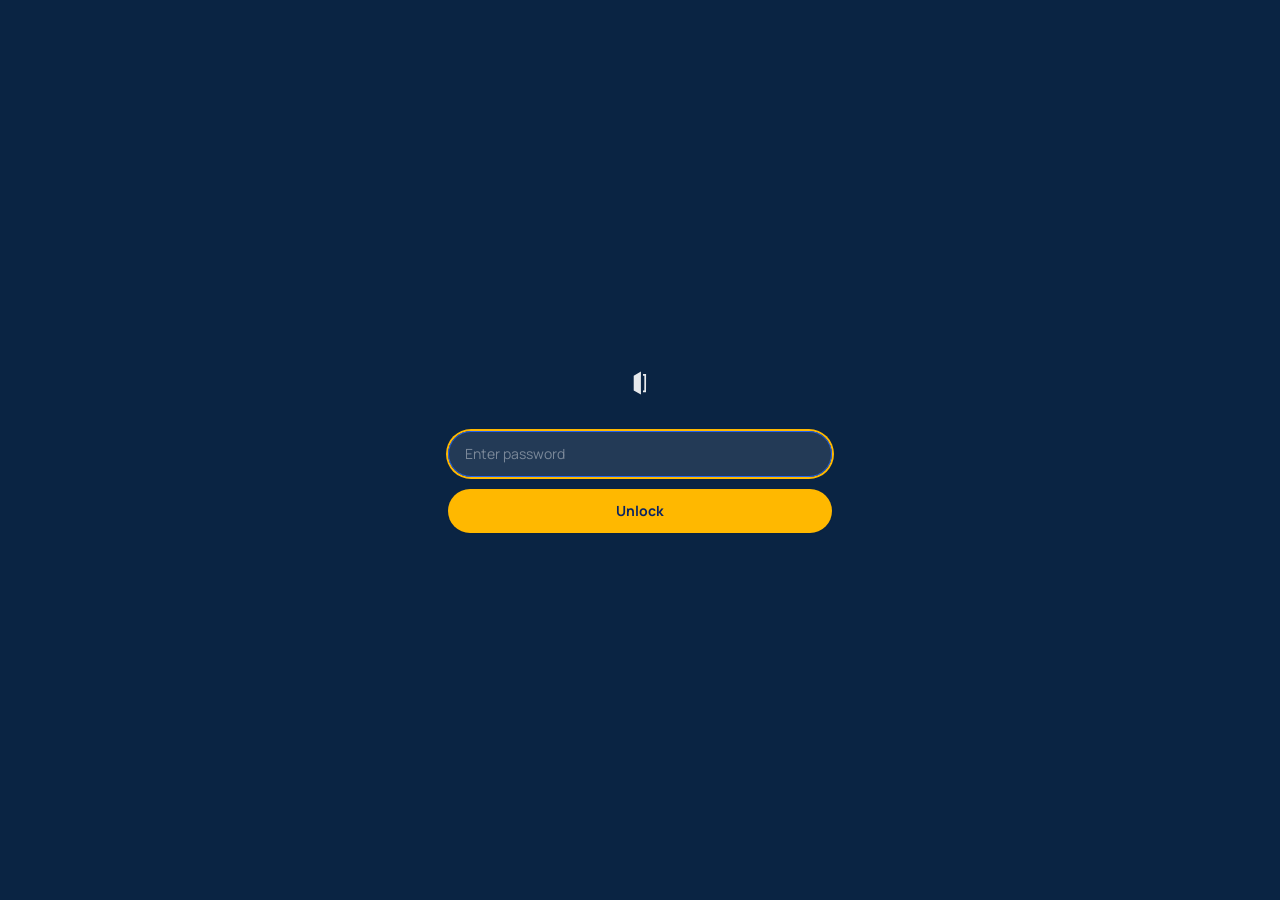
<file: hcp-landing/index.html>
<!doctype html>
<html lang="en">
  <head>
    <meta charset="UTF-8" />
    <link rel="icon" type="image/svg+xml" href="/hcp-landing/hcp-logo.svg" />
    <meta name="viewport" content="width=device-width, initial-scale=1.0" />
    <title>Housecall Pro — Run Your Home Service Business Like a Pro</title>
    <meta name="description" content="Save time, streamline operations, and grow your revenue with Housecall Pro — the top-rated app for home service businesses." />
    <meta property="og:title" content="Housecall Pro — Run Your Home Service Business Like a Pro" />
    <meta property="og:description" content="Trusted by 200K+ Pros. Save time, streamline operations, and grow your revenue." />
    <meta property="og:type" content="website" />
    <link rel="preconnect" href="https://fonts.googleapis.com" />
    <link rel="preconnect" href="https://fonts.gstatic.com" crossorigin />
    <link href="https://fonts.googleapis.com/css2?family=Manrope:wght@400;500;600;700;800&display=swap" rel="stylesheet" />
    <script type="module" crossorigin src="/hcp-landing/assets/index-CefK9ajW.js"></script>
    <link rel="stylesheet" crossorigin href="/hcp-landing/assets/index-B7gg8UVL.css">
  </head>
  <body>
    <div id="root"></div>
  </body>
</html>
</file>
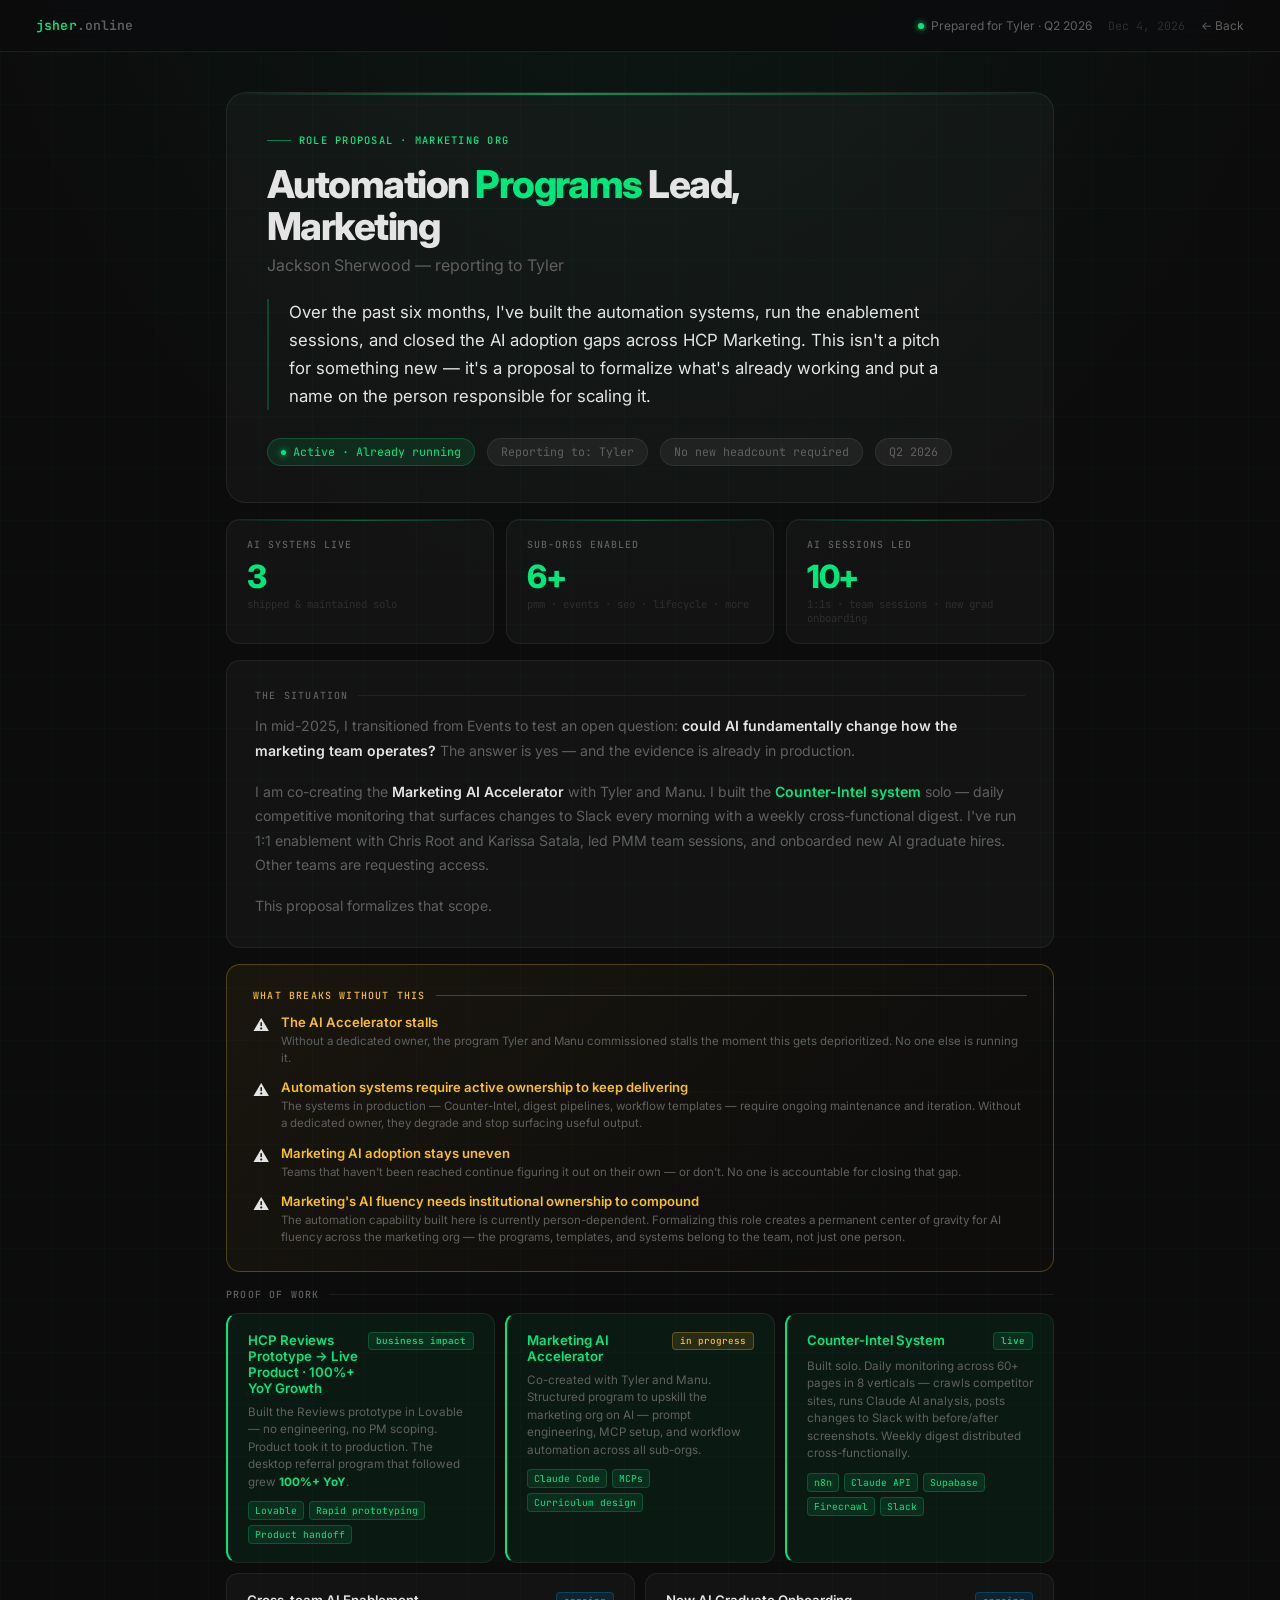
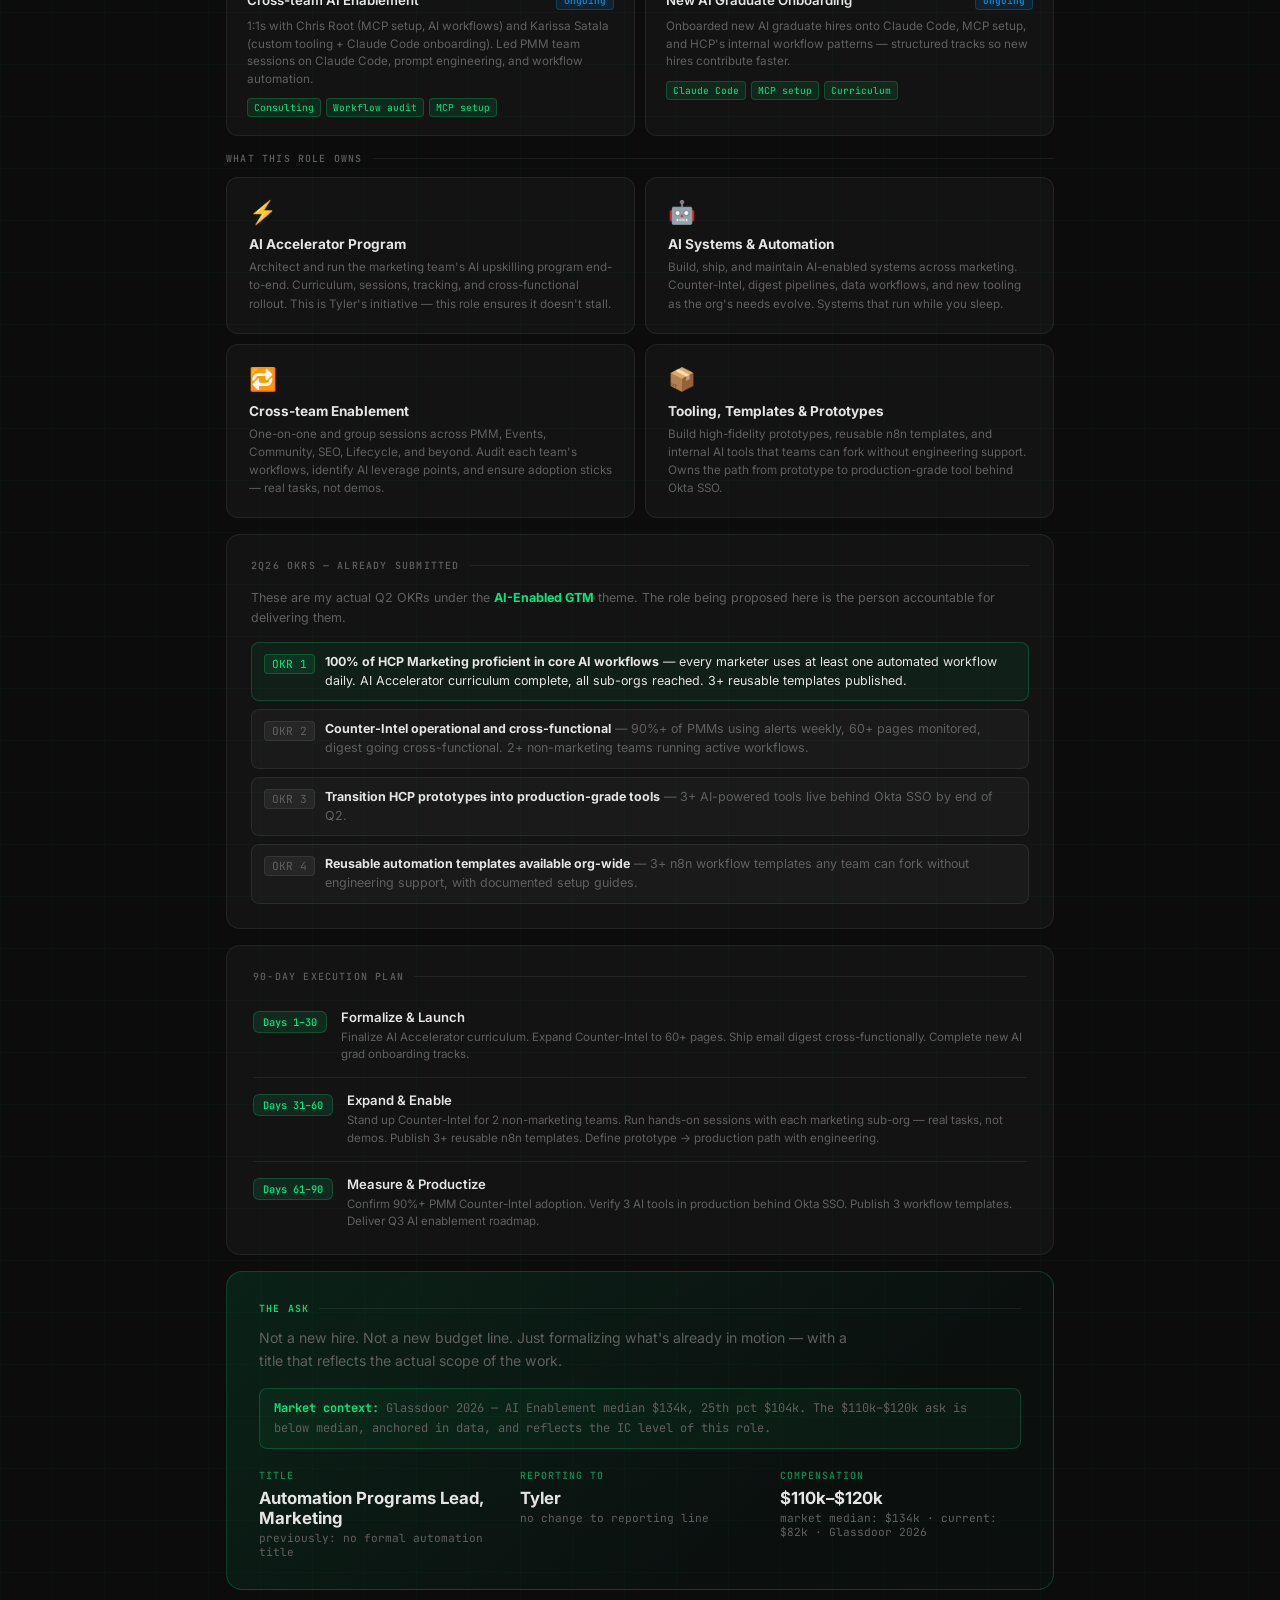
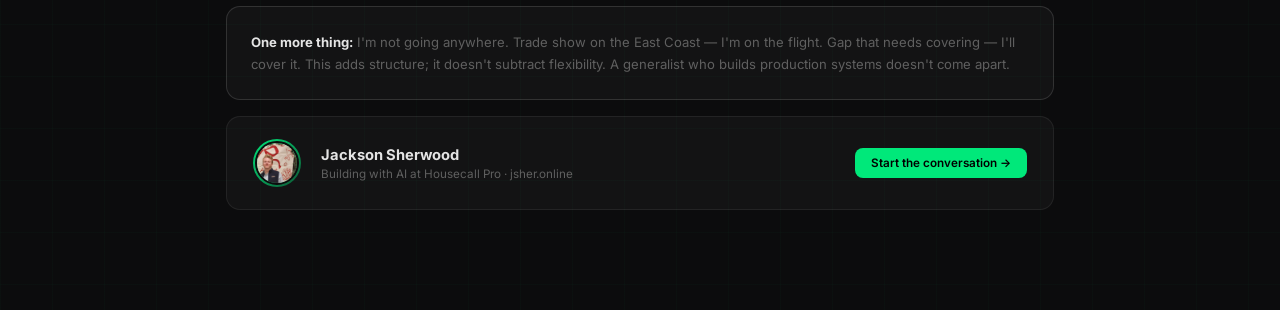
<file: ai-lead.html>
<!DOCTYPE html>
<html lang="en">
<head>
  <meta charset="UTF-8">
  <meta name="viewport" content="width=device-width, initial-scale=1.0">
  <title>Automation Programs Lead, Marketing — Jackson Sherwood</title>
  <link rel="preconnect" href="https://fonts.googleapis.com">
  <link rel="preconnect" href="https://fonts.gstatic.com" crossorigin>
  <link href="https://fonts.googleapis.com/css2?family=Inter:wght@400;500;600;700;800&family=JetBrains+Mono:wght@400;500&display=swap" rel="stylesheet">
  <link rel="icon" href="assets/favicon.svg" type="image/svg+xml">
  <style>
    *, *::before, *::after { margin: 0; padding: 0; box-sizing: border-box; }

    :root {
      --bg:           #0c0c0d;
      --surface:      rgba(255,255,255,0.03);
      --surface-2:    rgba(255,255,255,0.055);
      --border:       rgba(255,255,255,0.07);
      --border-2:     rgba(255,255,255,0.13);
      --text:         #e4e4e4;
      --text-2:       #606060;
      --text-3:       #2e2e2e;
      --green:        #00e87a;
      --green-dim:    rgba(0,232,122,0.10);
      --green-border: rgba(0,232,122,0.22);
      --green-glow:   rgba(0,232,122,0.06);
      --yellow:       #fbbf24;
      --yellow-dim:   rgba(251,191,36,0.12);
      --yellow-border:rgba(251,191,36,0.28);
      --blue:         #0693E3;
      --blue-dim:     rgba(6,147,227,0.12);
      --blue-border:  rgba(6,147,227,0.28);
      --mono:         'JetBrains Mono', 'SF Mono', monospace;
    }

    html { font-family: 'Inter', -apple-system, BlinkMacSystemFont, sans-serif; -webkit-font-smoothing: antialiased; }

    body {
      background-color: var(--bg);
      background-image:
        radial-gradient(ellipse 80% 40% at 50% -10%, rgba(0,232,122,0.07) 0%, transparent 70%),
        linear-gradient(rgba(0,232,122,0.018) 1px, transparent 1px),
        linear-gradient(90deg, rgba(0,232,122,0.018) 1px, transparent 1px);
      background-size: 100% 100%, 52px 52px, 52px 52px;
      color: var(--text);
      min-height: 100vh;
      overflow-x: hidden;
    }

    @keyframes up { from { opacity:0; transform:translateY(12px); } to { opacity:1; transform:translateY(0); } }
    @keyframes pulse { 0%,100%{opacity:1;transform:scale(1)} 50%{opacity:0.35;transform:scale(0.65)} }

    /* ── NAV ─────────────────────────────── */
    .nav {
      position: sticky; top: 0; z-index: 50;
      background: rgba(12,12,13,0.85);
      backdrop-filter: blur(18px);
      -webkit-backdrop-filter: blur(18px);
      border-bottom: 1px solid var(--border);
      padding: 0 36px;
      height: 52px;
      display: flex; align-items: center; justify-content: space-between;
    }
    .nav-brand { font-size: 0.82rem; font-weight: 600; color: var(--text-2); letter-spacing: 0.01em; font-family: var(--mono); }
    .nav-brand span { color: var(--green); }
    .nav-right { display: flex; align-items: center; gap: 16px; }
    .nav-status { display: flex; align-items: center; gap: 7px; font-size: 0.75rem; color: var(--text-2); }
    .pulse { width: 6px; height: 6px; border-radius: 50%; background: var(--green); box-shadow: 0 0 6px var(--green); animation: pulse 2.5s ease infinite; }
    .nav-date { font-size: 0.72rem; color: var(--text-3); font-family: var(--mono); }
    .nav-link { font-size: 0.75rem; color: var(--text-2); text-decoration: none; transition: color 0.2s; }
    .nav-link:hover { color: var(--text); }

    /* ── LAYOUT ──────────────────────────── */
    .wrap { max-width: 900px; margin: 0 auto; padding: 40px 36px 100px; }

    /* ── HERO ────────────────────────────── */
    .hero {
      padding: 40px 40px 36px;
      background: var(--surface);
      border: 1px solid var(--border);
      border-radius: 20px;
      margin-bottom: 16px;
      animation: up 0.5s ease both;
      position: relative;
      overflow: hidden;
    }
    .hero::before {
      content: '';
      position: absolute; top: 0; left: 0; right: 0; height: 2px;
      background: linear-gradient(90deg, transparent 0%, var(--green) 40%, transparent 100%);
      opacity: 0.6;
    }
    .hero-overline {
      font-family: var(--mono); font-size: 0.65rem; font-weight: 500;
      text-transform: uppercase; letter-spacing: 0.12em;
      color: var(--green); margin-bottom: 16px;
      display: flex; align-items: center; gap: 8px;
    }
    .hero-overline::before {
      content: ''; display: inline-block; width: 24px; height: 1px; background: var(--green); opacity: 0.5;
    }
    .hero-name { font-size: 2.4rem; font-weight: 800; letter-spacing: -0.04em; margin-bottom: 8px; line-height: 1.1; }
    .hero-name .accent { color: var(--green); }
    .hero-role { font-size: 1rem; color: var(--text-2); margin-bottom: 24px; font-weight: 400; }
    .hero-thesis {
      font-size: 1.05rem; line-height: 1.65; color: var(--text);
      max-width: 680px; border-left: 2px solid var(--green-border); padding-left: 20px;
      margin-bottom: 28px;
    }
    .hero-meta { display: flex; gap: 12px; flex-wrap: wrap; }
    .meta-chip {
      display: flex; align-items: center; gap: 7px;
      font-size: 0.73rem; font-family: var(--mono);
      background: var(--surface-2); border: 1px solid var(--border);
      border-radius: 20px; padding: 5px 13px; color: var(--text-2);
    }
    .meta-chip.green { background: var(--green-dim); border-color: var(--green-border); color: var(--green); }

    /* ── SECTION HEADER ──────────────────── */
    .section-header {
      font-family: var(--mono); font-size: 0.62rem; font-weight: 500;
      text-transform: uppercase; letter-spacing: 0.12em;
      color: var(--text-2); margin-bottom: 12px;
      display: flex; align-items: center; gap: 10px;
    }
    .section-header::after { content: ''; flex: 1; height: 1px; background: var(--border); }

    /* ── CARD ────────────────────────────── */
    .card {
      background: var(--surface); border: 1px solid var(--border);
      border-radius: 14px; padding: 24px;
    }

    /* ── STAT ROW ────────────────────────── */
    .stat-row {
      display: grid; grid-template-columns: repeat(4, 1fr);
      gap: 12px; margin-bottom: 16px;
      animation: up 0.5s ease 0.07s both;
    }
    .stat {
      background: var(--surface); border: 1px solid var(--border);
      border-radius: 14px; padding: 18px 20px;
      position: relative; overflow: hidden;
    }
    .stat::after {
      content: ''; position: absolute; top: 0; left: 0; right: 0; height: 1px;
      background: linear-gradient(90deg, transparent, var(--green), transparent);
      opacity: 0.35;
    }
    .stat-label {
      font-size: 0.62rem; font-weight: 500; text-transform: uppercase;
      letter-spacing: 0.1em; color: var(--text-2); margin-bottom: 10px;
      font-family: var(--mono);
    }
    .stat-val {
      font-size: 2rem; font-weight: 800; letter-spacing: -0.04em;
      line-height: 1; color: var(--green); margin-bottom: 4px;
    }
    .stat-sub { font-size: 0.67rem; color: var(--text-3); font-family: var(--mono); }

    /* ── SITUATION ───────────────────────── */
    .situation {
      background: var(--surface); border: 1px solid var(--border);
      border-radius: 14px; padding: 28px; margin-bottom: 16px;
      animation: up 0.5s ease 0.14s both;
    }
    .situation p {
      font-size: 0.88rem; line-height: 1.75; color: var(--text-2); margin-bottom: 16px;
    }
    .situation p:last-child { margin-bottom: 0; }
    .situation strong { color: var(--text); font-weight: 600; }
    .situation .highlight { color: var(--green); font-weight: 600; }

    /* ── PROOF OF WORK ───────────────────── */
    .projects-grid {
      display: grid; grid-template-columns: 1fr 1fr;
      gap: 10px; margin-bottom: 16px;
      animation: up 0.5s ease 0.14s both;
    }
    .proj {
      background: var(--surface); border: 1px solid var(--border);
      border-radius: 12px; padding: 18px 20px;
      transition: background 0.15s, border-color 0.15s;
    }
    .proj:hover { background: var(--surface-2); border-color: var(--border-2); }
    .proj.live {
      border-left: 2px solid var(--green);
      background: var(--green-glow);
    }
    .proj.live:hover { background: var(--green-dim); }
    .proj-head { display: flex; align-items: flex-start; justify-content: space-between; margin-bottom: 8px; }
    .proj-title { font-size: 0.83rem; font-weight: 600; color: var(--text); }
    .proj.live .proj-title { color: var(--green); }
    .proj-badge {
      font-family: var(--mono); font-size: 0.58rem; font-weight: 500;
      padding: 2px 7px; border-radius: 4px; flex-shrink: 0;
    }
    .pb-green { background: var(--green-dim); color: var(--green); border: 1px solid var(--green-border); }
    .pb-yellow { background: var(--yellow-dim); color: var(--yellow); border: 1px solid var(--yellow-border); }
    .pb-blue { background: var(--blue-dim); color: var(--blue); border: 1px solid var(--blue-border); }
    .pb-dim { background: var(--surface-2); color: var(--text-2); border: 1px solid var(--border); }
    .proj-desc { font-size: 0.73rem; color: var(--text-2); line-height: 1.5; }
    .proj-stack { margin-top: 10px; display: flex; gap: 5px; flex-wrap: wrap; }
    .stack-chip {
      font-family: var(--mono); font-size: 0.6rem;
      background: var(--green-dim); border: 1px solid var(--green-border);
      border-radius: 4px; padding: 2px 6px; color: var(--green);
    }

    /* ── ROLE PILLARS ────────────────────── */
    .pillars {
      display: grid; grid-template-columns: 1fr 1fr;
      gap: 10px; margin-bottom: 16px;
      animation: up 0.5s ease 0.21s both;
    }
    .pillar {
      background: var(--surface); border: 1px solid var(--border);
      border-radius: 12px; padding: 20px 22px;
    }
    .pillar-icon { font-size: 1.4rem; margin-bottom: 10px; }
    .pillar-title { font-size: 0.85rem; font-weight: 700; margin-bottom: 6px; }
    .pillar-desc { font-size: 0.73rem; color: var(--text-2); line-height: 1.55; }

    /* ── COST OF INACTION ────────────────── */
    .risk-section {
      background: linear-gradient(140deg, rgba(251,191,36,0.06) 0%, rgba(251,191,36,0.01) 80%);
      border: 1px solid var(--yellow-border);
      border-radius: 14px; padding: 24px 26px; margin-bottom: 16px;
      animation: up 0.5s ease 0.28s both;
    }
    .risk-section .section-header { color: var(--yellow); }
    .risk-section .section-header::after { background: var(--yellow-border); }
    .risk-items { display: flex; flex-direction: column; gap: 12px; margin-top: 4px; }
    .risk-item { display: flex; gap: 12px; }
    .risk-icon { font-size: 1rem; margin-top: 1px; flex-shrink: 0; }
    .risk-body { }
    .risk-title { font-size: 0.82rem; font-weight: 600; color: var(--yellow); margin-bottom: 3px; }
    .risk-desc { font-size: 0.72rem; color: var(--text-2); line-height: 1.5; }

    /* ── THE ASK ─────────────────────────── */
    .ask-section {
      background: linear-gradient(140deg, rgba(0,232,122,0.10) 0%, rgba(0,232,122,0.02) 70%);
      border: 1px solid var(--green-border);
      border-radius: 16px; padding: 30px 32px;
      animation: up 0.5s ease 0.32s both;
      margin-bottom: 16px;
    }
    .ask-row { display: grid; grid-template-columns: 1fr 1fr 1fr; gap: 20px; margin-top: 20px; }
    .ask-item { }
    .ask-label {
      font-family: var(--mono); font-size: 0.62rem; font-weight: 500;
      text-transform: uppercase; letter-spacing: 0.1em;
      color: var(--green); opacity: 0.6; margin-bottom: 6px;
    }
    .ask-val { font-size: 1.05rem; font-weight: 700; color: var(--text); }
    .ask-val.dim { font-size: 0.83rem; font-weight: 500; color: var(--text-2); }
    .ask-sub { font-size: 0.7rem; color: var(--text-2); margin-top: 3px; font-family: var(--mono); }

    /* ── NINETY DAY ──────────────────────── */
    .ninety {
      background: var(--surface); border: 1px solid var(--border);
      border-radius: 14px; padding: 24px 26px; margin-bottom: 16px;
      animation: up 0.5s ease 0.35s both;
    }
    .phase-list { display: flex; flex-direction: column; gap: 0; margin-top: 12px; }
    .phase {
      display: flex; gap: 14px; padding: 14px 0;
      border-bottom: 1px solid var(--border);
    }
    .phase:last-child { border-bottom: none; padding-bottom: 0; }
    .phase-tag {
      font-family: var(--mono); font-size: 0.65rem; font-weight: 500;
      background: var(--green-dim); color: var(--green); border: 1px solid var(--green-border);
      border-radius: 6px; padding: 3px 9px; flex-shrink: 0; align-self: flex-start;
      margin-top: 2px;
    }
    .phase-body { }
    .phase-title { font-size: 0.82rem; font-weight: 600; margin-bottom: 4px; }
    .phase-desc { font-size: 0.72rem; color: var(--text-2); line-height: 1.5; }

    /* ── FOOTER ──────────────────────────── */
    .footer-card {
      background: var(--surface); border: 1px solid var(--border);
      border-radius: 14px; padding: 22px 26px;
      display: flex; align-items: center; gap: 20px;
      animation: up 0.5s ease 0.38s both;
    }
    .footer-avatar {
      width: 48px; height: 48px; flex-shrink: 0;
      border-radius: 50%; padding: 2px;
      background: linear-gradient(135deg, var(--green), rgba(0,232,122,0.3));
    }
    .footer-avatar img { width: 100%; height: 100%; border-radius: 50%; object-fit: cover; border: 2px solid var(--bg); display: block; }
    .footer-info { flex: 1; }
    .footer-name { font-size: 0.92rem; font-weight: 700; margin-bottom: 3px; }
    .footer-desc { font-size: 0.73rem; color: var(--text-2); }
    .footer-right { display: flex; gap: 8px; }
    .footer-btn {
      display: flex; align-items: center; gap: 6px;
      font-size: 0.73rem; font-weight: 600;
      padding: 8px 16px; border-radius: 8px; text-decoration: none;
      transition: opacity 0.2s;
    }
    .footer-btn:hover { opacity: 0.8; }
    .footer-btn.primary { background: var(--green); color: #000; }
    .footer-btn.secondary { background: var(--surface-2); border: 1px solid var(--border); color: var(--text-2); }

    /* ── RESPONSIVE ──────────────────────── */
    @media (max-width: 640px) {
      .wrap { padding: 24px 18px 60px; }
      .nav { padding: 0 18px; }
      .stat-row { grid-template-columns: repeat(2, 1fr); }
      .projects-grid { grid-template-columns: 1fr; }
      .pillars { grid-template-columns: 1fr; }
      .ask-row { grid-template-columns: 1fr; gap: 14px; }
      .hero { padding: 28px 22px; }
      .hero-name { font-size: 1.8rem; }
      .footer-card { flex-direction: column; align-items: flex-start; }
    }
  </style>
</head>
<body>

<!-- NAV -->
<nav class="nav">
  <div class="nav-brand"><span>jsher</span>.online</div>
  <div class="nav-right">
    <div class="nav-status">
      <div class="pulse"></div>
      Prepared for Tyler · Q2 2026
    </div>
    <div class="nav-date" id="nav-date"></div>
    <a href="/" class="nav-link">← Back</a>
  </div>
</nav>

<div class="wrap">

  <!-- HERO -->
  <div class="hero" style="margin-bottom:16px;">
    <div class="hero-overline">Role Proposal · Marketing Org</div>
    <div class="hero-name">Automation <span class="accent">Programs</span> Lead,<br>Marketing</div>
    <div class="hero-role">Jackson Sherwood &mdash; reporting to Tyler</div>
    <div class="hero-thesis">
      Over the past six months, I've built the automation systems, run the enablement sessions,
      and closed the AI adoption gaps across HCP Marketing. This isn't a pitch for something new
      &mdash; it's a proposal to formalize what's already working and put a name on the person
      responsible for scaling it.
    </div>
    <div class="hero-meta">
      <div class="meta-chip green"><div class="pulse" style="width:5px;height:5px;"></div> Active · Already running</div>
      <div class="meta-chip">Reporting to: Tyler</div>
      <div class="meta-chip">No new headcount required</div>
      <div class="meta-chip">Q2 2026</div>
    </div>
  </div>

  <!-- STATS -->
  <div class="stat-row" style="grid-template-columns: repeat(3, 1fr);">
    <div class="stat">
      <div class="stat-label">AI systems live</div>
      <div class="stat-val">3</div>
      <div class="stat-sub">shipped & maintained solo</div>
    </div>
    <div class="stat">
      <div class="stat-label">Sub-orgs enabled</div>
      <div class="stat-val">6+</div>
      <div class="stat-sub">pmm · events · seo · lifecycle · more</div>
    </div>
    <div class="stat">
      <div class="stat-label">AI sessions led</div>
      <div class="stat-val">10+</div>
      <div class="stat-sub">1:1s · team sessions · new grad onboarding</div>
    </div>
  </div>

  <!-- SITUATION -->
  <div class="situation" style="animation: up 0.5s ease 0.1s both; margin-bottom:16px;">
    <div class="section-header">The Situation</div>
    <p>
      In mid-2025, I transitioned from Events to test an open question: <strong>could AI fundamentally change
      how the marketing team operates?</strong> The answer is yes &mdash; and the evidence is already in production.
    </p>
    <p>
      I am co-creating the <strong>Marketing AI Accelerator</strong> with Tyler and Manu. I built the <strong class="highlight">Counter-Intel system</strong> solo — daily competitive monitoring that surfaces changes to Slack every morning with a weekly cross-functional digest. I've run 1:1 enablement with Chris Root and Karissa Satala, led PMM team sessions, and onboarded new AI graduate hires. Other teams are requesting access.
    </p>
    <p>
      This proposal formalizes that scope.
    </p>
  </div>

  <!-- COST OF INACTION -->
  <div class="risk-section" style="margin-bottom:16px;">
    <div class="section-header">What Breaks Without This</div>
    <div class="risk-items">
      <div class="risk-item">
        <div class="risk-icon">⚠️</div>
        <div class="risk-body">
          <div class="risk-title">The AI Accelerator stalls</div>
          <div class="risk-desc">Without a dedicated owner, the program Tyler and Manu commissioned stalls the moment this gets deprioritized. No one else is running it.</div>
        </div>
      </div>
      <div class="risk-item">
        <div class="risk-icon">⚠️</div>
        <div class="risk-body">
          <div class="risk-title">Automation systems require active ownership to keep delivering</div>
          <div class="risk-desc">The systems in production — Counter-Intel, digest pipelines, workflow templates — require ongoing maintenance and iteration. Without a dedicated owner, they degrade and stop surfacing useful output.</div>
        </div>
      </div>
      <div class="risk-item">
        <div class="risk-icon">⚠️</div>
        <div class="risk-body">
          <div class="risk-title">Marketing AI adoption stays uneven</div>
          <div class="risk-desc">Teams that haven't been reached continue figuring it out on their own — or don't. No one is accountable for closing that gap.</div>
        </div>
      </div>
      <div class="risk-item">
        <div class="risk-icon">⚠️</div>
        <div class="risk-body">
          <div class="risk-title">Marketing's AI fluency needs institutional ownership to compound</div>
          <div class="risk-desc">The automation capability built here is currently person-dependent. Formalizing this role creates a permanent center of gravity for AI fluency across the marketing org — the programs, templates, and systems belong to the team, not just one person.</div>
        </div>
      </div>
    </div>
  </div>

  <!-- PROOF OF WORK -->
  <div class="section-header" style="animation: up 0.5s ease 0.14s both;">Proof of Work</div>

  <!-- Row 1: 3 equal columns -->
  <div style="display:grid; grid-template-columns:repeat(3,1fr); gap:10px; margin-bottom:10px;">
    <div class="proj live">
      <div class="proj-head">
        <div class="proj-title">HCP Reviews Prototype → Live Product · 100%+ YoY Growth</div>
        <div class="proj-badge pb-green">business impact</div>
      </div>
      <div class="proj-desc">Built the Reviews prototype in Lovable — no engineering, no PM scoping. Product took it to production. The desktop referral program that followed grew <strong style="color:var(--green);">100%+ YoY</strong>.</div>
      <div class="proj-stack">
        <span class="stack-chip">Lovable</span>
        <span class="stack-chip">Rapid prototyping</span>
        <span class="stack-chip">Product handoff</span>
      </div>
    </div>

    <div class="proj live">
      <div class="proj-head">
        <div class="proj-title">Marketing AI Accelerator</div>
        <div class="proj-badge pb-yellow">in progress</div>
      </div>
      <div class="proj-desc">Co-created with Tyler and Manu. Structured program to upskill the marketing org on AI — prompt engineering, MCP setup, and workflow automation across all sub-orgs.</div>
      <div class="proj-stack">
        <span class="stack-chip">Claude Code</span>
        <span class="stack-chip">MCPs</span>
        <span class="stack-chip">Curriculum design</span>
      </div>
    </div>

    <div class="proj live">
      <div class="proj-head">
        <div class="proj-title">Counter-Intel System</div>
        <div class="proj-badge pb-green">live</div>
      </div>
      <div class="proj-desc">Built solo. Daily monitoring across 60+ pages in 8 verticals — crawls competitor sites, runs Claude AI analysis, posts changes to Slack with before/after screenshots. Weekly digest distributed cross-functionally.</div>
      <div class="proj-stack">
        <span class="stack-chip">n8n</span>
        <span class="stack-chip">Claude API</span>
        <span class="stack-chip">Supabase</span>
        <span class="stack-chip">Firecrawl</span>
        <span class="stack-chip">Slack</span>
      </div>
    </div>
  </div>

  <!-- Row 2: 2 equal columns -->
  <div style="display:grid; grid-template-columns:repeat(2,1fr); gap:10px; margin-bottom:16px;">
    <div class="proj">
      <div class="proj-head">
        <div class="proj-title">Cross-team AI Enablement</div>
        <div class="proj-badge pb-blue">ongoing</div>
      </div>
      <div class="proj-desc">1:1s with Chris Root (MCP setup, AI workflows) and Karissa Satala (custom tooling + Claude Code onboarding). Led PMM team sessions on Claude Code, prompt engineering, and workflow automation.</div>
      <div class="proj-stack">
        <span class="stack-chip">Consulting</span>
        <span class="stack-chip">Workflow audit</span>
        <span class="stack-chip">MCP setup</span>
      </div>
    </div>

    <div class="proj">
      <div class="proj-head">
        <div class="proj-title">New AI Graduate Onboarding</div>
        <div class="proj-badge pb-blue">ongoing</div>
      </div>
      <div class="proj-desc">Onboarded new AI graduate hires onto Claude Code, MCP setup, and HCP's internal workflow patterns — structured tracks so new hires contribute faster.</div>
      <div class="proj-stack">
        <span class="stack-chip">Claude Code</span>
        <span class="stack-chip">MCP setup</span>
        <span class="stack-chip">Curriculum</span>
      </div>
    </div>
  </div>

  <!-- ROLE DEFINITION -->
  <div class="section-header" style="animation: up 0.5s ease 0.2s both;">What This Role Owns</div>
  <div class="pillars">
    <div class="pillar">
      <div class="pillar-icon">⚡</div>
      <div class="pillar-title">AI Accelerator Program</div>
      <div class="pillar-desc">Architect and run the marketing team's AI upskilling program end-to-end. Curriculum, sessions, tracking, and cross-functional rollout. This is Tyler's initiative &mdash; this role ensures it doesn't stall.</div>
    </div>
    <div class="pillar">
      <div class="pillar-icon">🤖</div>
      <div class="pillar-title">AI Systems & Automation</div>
      <div class="pillar-desc">Build, ship, and maintain AI-enabled systems across marketing. Counter-Intel, digest pipelines, data workflows, and new tooling as the org's needs evolve. Systems that run while you sleep.</div>
    </div>
    <div class="pillar">
      <div class="pillar-icon">🔁</div>
      <div class="pillar-title">Cross-team Enablement</div>
      <div class="pillar-desc">One-on-one and group sessions across PMM, Events, Community, SEO, Lifecycle, and beyond. Audit each team's workflows, identify AI leverage points, and ensure adoption sticks — real tasks, not demos.</div>
    </div>
    <div class="pillar">
      <div class="pillar-icon">📦</div>
      <div class="pillar-title">Tooling, Templates & Prototypes</div>
      <div class="pillar-desc">Build high-fidelity prototypes, reusable n8n templates, and internal AI tools that teams can fork without engineering support. Owns the path from prototype to production-grade tool behind Okta SSO.</div>
    </div>
  </div>

  <!-- Q2 OKRs -->
  <div class="card" style="margin-bottom:16px; animation: up 0.5s ease 0.28s both;">
    <div class="section-header" style="margin-bottom:16px;">2Q26 OKRs — Already Submitted</div>
    <p style="font-size:0.78rem; color:var(--text-2); margin-bottom:14px; line-height:1.6;">These are my actual Q2 OKRs under the <strong style="color:var(--green);">AI-Enabled GTM</strong> theme. The role being proposed here is the person accountable for delivering them.</p>
    <div style="display:flex; flex-direction:column; gap:8px;">
      <div style="display:flex; gap:10px; align-items:flex-start; padding:10px 12px; border-radius:8px; background:var(--green-glow); border:1px solid var(--green-border);">
        <div style="font-size:0.7rem; font-family:var(--mono); color:var(--green); background:var(--green-dim); border:1px solid var(--green-border); border-radius:4px; padding:2px 7px; flex-shrink:0; margin-top:1px;">OKR 1</div>
        <div style="font-size:0.78rem; color:var(--text); line-height:1.5;"><strong>100% of HCP Marketing proficient in core AI workflows</strong> — every marketer uses at least one automated workflow daily. AI Accelerator curriculum complete, all sub-orgs reached. 3+ reusable templates published.</div>
      </div>
      <div style="display:flex; gap:10px; align-items:flex-start; padding:10px 12px; border-radius:8px; background:var(--surface); border:1px solid var(--border);">
        <div style="font-size:0.7rem; font-family:var(--mono); color:var(--text-2); background:var(--surface-2); border:1px solid var(--border); border-radius:4px; padding:2px 7px; flex-shrink:0; margin-top:1px;">OKR 2</div>
        <div style="font-size:0.78rem; color:var(--text-2); line-height:1.5;"><strong style="color:var(--text);">Counter-Intel operational and cross-functional</strong> — 90%+ of PMMs using alerts weekly, 60+ pages monitored, digest going cross-functional. 2+ non-marketing teams running active workflows.</div>
      </div>
      <div style="display:flex; gap:10px; align-items:flex-start; padding:10px 12px; border-radius:8px; background:var(--surface); border:1px solid var(--border);">
        <div style="font-size:0.7rem; font-family:var(--mono); color:var(--text-2); background:var(--surface-2); border:1px solid var(--border); border-radius:4px; padding:2px 7px; flex-shrink:0; margin-top:1px;">OKR 3</div>
        <div style="font-size:0.78rem; color:var(--text-2); line-height:1.5;"><strong style="color:var(--text);">Transition HCP prototypes into production-grade tools</strong> — 3+ AI-powered tools live behind Okta SSO by end of Q2.</div>
      </div>
      <div style="display:flex; gap:10px; align-items:flex-start; padding:10px 12px; border-radius:8px; background:var(--surface); border:1px solid var(--border);">
        <div style="font-size:0.7rem; font-family:var(--mono); color:var(--text-2); background:var(--surface-2); border:1px solid var(--border); border-radius:4px; padding:2px 7px; flex-shrink:0; margin-top:1px;">OKR 4</div>
        <div style="font-size:0.78rem; color:var(--text-2); line-height:1.5;"><strong style="color:var(--text);">Reusable automation templates available org-wide</strong> — 3+ n8n workflow templates any team can fork without engineering support, with documented setup guides.</div>
      </div>
    </div>
  </div>

  <!-- 90-DAY PLAN -->
  <div class="ninety">
    <div class="section-header">90-Day Execution Plan</div>
    <div class="phase-list">
      <div class="phase">
        <div class="phase-tag">Days 1–30</div>
        <div class="phase-body">
          <div class="phase-title">Formalize &amp; Launch</div>
          <div class="phase-desc">Finalize AI Accelerator curriculum. Expand Counter-Intel to 60+ pages. Ship email digest cross-functionally. Complete new AI grad onboarding tracks.</div>
        </div>
      </div>
      <div class="phase">
        <div class="phase-tag">Days 31–60</div>
        <div class="phase-body">
          <div class="phase-title">Expand &amp; Enable</div>
          <div class="phase-desc">Stand up Counter-Intel for 2 non-marketing teams. Run hands-on sessions with each marketing sub-org — real tasks, not demos. Publish 3+ reusable n8n templates. Define prototype → production path with engineering.</div>
        </div>
      </div>
      <div class="phase">
        <div class="phase-tag">Days 61–90</div>
        <div class="phase-body">
          <div class="phase-title">Measure &amp; Productize</div>
          <div class="phase-desc">Confirm 90%+ PMM Counter-Intel adoption. Verify 3 AI tools in production behind Okta SSO. Publish 3 workflow templates. Deliver Q3 AI enablement roadmap.</div>
        </div>
      </div>
    </div>
  </div>

  <!-- THE ASK -->
  <div class="ask-section">
    <div class="section-header" style="color: var(--green);">The Ask</div>
    <p style="font-size:0.88rem; color:var(--text-2); line-height:1.6; max-width:600px;">
      Not a new hire. Not a new budget line. Just formalizing what's already in motion &mdash;
      with a title that reflects the actual scope of the work.
    </p>
    <p style="font-size:0.75rem; color:var(--text-2); line-height:1.6; margin-top:16px; font-family:var(--mono); background:rgba(0,232,122,0.05); border:1px solid var(--green-border); border-radius:8px; padding:10px 14px;">
      <strong style="color:var(--green);">Market context:</strong> Glassdoor 2026 — AI Enablement median $134k, 25th pct $104k. The $110k–$120k ask is below median, anchored in data, and reflects the IC level of this role.
    </p>
    <div class="ask-row">
      <div class="ask-item">
        <div class="ask-label">Title</div>
        <div class="ask-val">Automation Programs Lead, Marketing</div>
        <div class="ask-sub">previously: no formal automation title</div>
      </div>
      <div class="ask-item">
        <div class="ask-label">Reporting to</div>
        <div class="ask-val">Tyler</div>
        <div class="ask-sub">no change to reporting line</div>
      </div>
      <div class="ask-item">
        <div class="ask-label">Compensation</div>
        <div class="ask-val">$110k–$120k</div>
        <div class="ask-sub">market median: $134k · current: $82k · Glassdoor 2026</div>
      </div>
    </div>
  </div>

  <!-- GENERALIST NOTE -->
  <div class="card" style="margin-bottom:16px; animation: up 0.5s ease 0.42s both; border-color: var(--border-2);">
    <p style="font-size:0.82rem; color:var(--text-2); line-height:1.7;">
      <strong style="color:var(--text);">One more thing:</strong> I'm not going anywhere. Trade show on the East Coast — I'm on the flight. Gap that needs covering — I'll cover it. This adds structure; it doesn't subtract flexibility. A generalist who builds production systems doesn't come apart.
    </p>
  </div>

  <!-- FOOTER -->
  <div class="footer-card">
    <div class="footer-avatar">
      <img src="assets/headshot.jpg" alt="Jackson Sherwood">
    </div>
    <div class="footer-info">
      <div class="footer-name">Jackson Sherwood</div>
      <div class="footer-desc">Building with AI at Housecall Pro · jsher.online</div>
    </div>
    <div class="footer-right">
      <a href="mailto:jackson.sherwood@housecallpro.com" class="footer-btn primary">Start the conversation →</a>
    </div>
  </div>

</div>

<script>
  // Live date in nav
  const d = new Date();
  const opts = { month: 'short', day: 'numeric', year: 'numeric' };
  document.getElementById('nav-date').textContent = d.toLocaleDateString('en-US', opts);
</script>

</body>
</html>
</file>
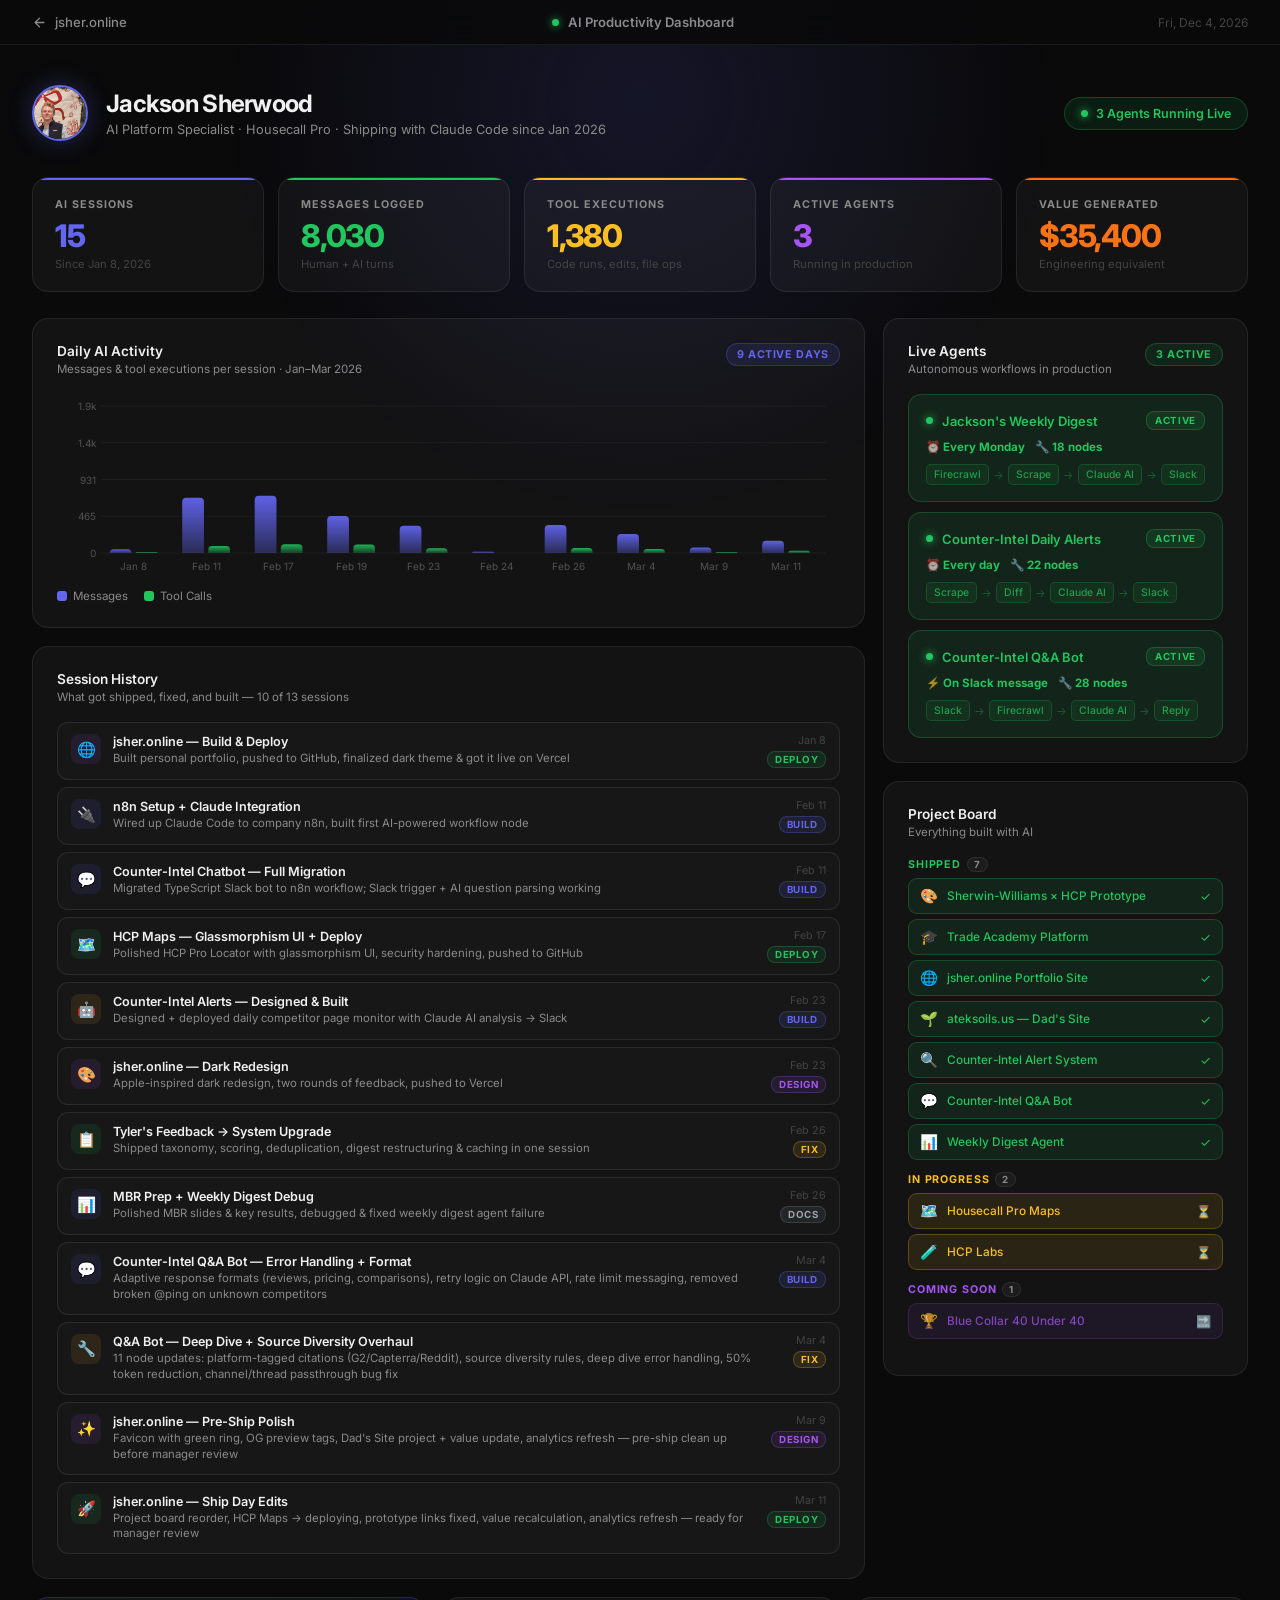
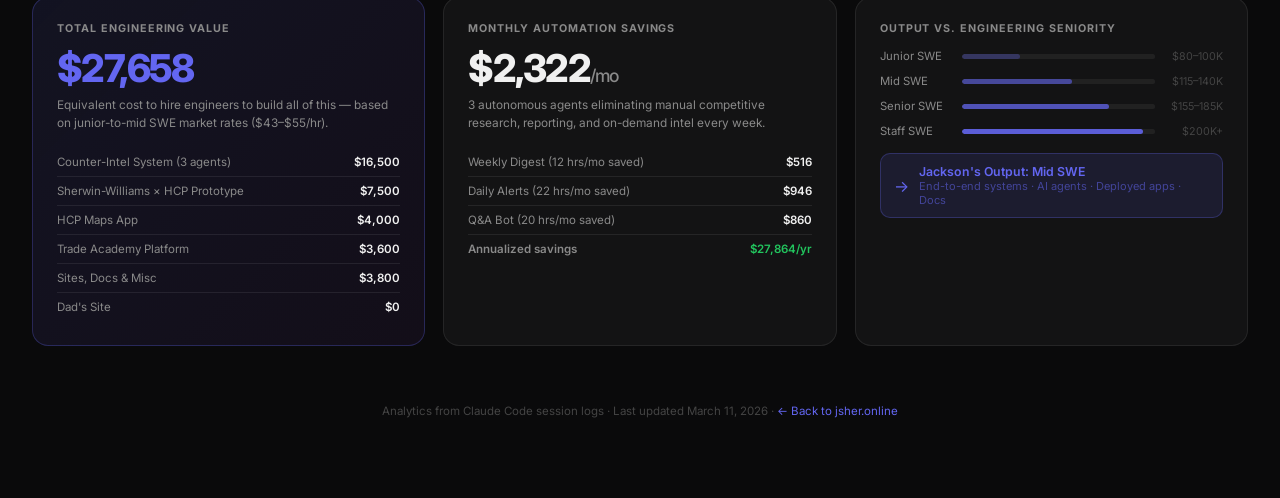
<file: dashboard.html>
<!DOCTYPE html>
<html lang="en">
<head>
  <meta charset="UTF-8">
  <meta name="viewport" content="width=device-width, initial-scale=1.0">
  <title>Jackson Sherwood — AI Productivity Dashboard</title>
  <link rel="preconnect" href="https://fonts.googleapis.com">
  <link rel="preconnect" href="https://fonts.gstatic.com" crossorigin>
  <link href="https://fonts.googleapis.com/css2?family=Inter:wght@300;400;500;600;700;800&display=swap" rel="stylesheet">
  <link rel="icon" href="assets/favicon.svg" type="image/svg+xml">
  <style>
    *, *::before, *::after { margin: 0; padding: 0; box-sizing: border-box; }

    :root {
      --bg: #0a0a0b;
      --bg-card: rgba(255,255,255,0.04);
      --bg-card-hover: rgba(255,255,255,0.07);
      --border: rgba(255,255,255,0.08);
      --border-hover: rgba(255,255,255,0.16);
      --text: #f0f0f0;
      --text-sec: #8a8a8a;
      --text-ter: #444;
      --accent: #6366f1;
      --accent-dim: rgba(99,102,241,0.12);
      --accent-border: rgba(99,102,241,0.28);
      --green: #22c55e;
      --green-dim: rgba(34,197,94,0.10);
      --green-border: rgba(34,197,94,0.25);
      --yellow: #fbbf24;
      --yellow-dim: rgba(251,191,36,0.10);
      --yellow-border: rgba(251,191,36,0.25);
      --purple: #a855f7;
      --purple-dim: rgba(168,85,247,0.10);
      --purple-border: rgba(168,85,247,0.25);
      --orange: #f97316;
    }

    html { font-family: 'Inter', -apple-system, BlinkMacSystemFont, sans-serif; -webkit-font-smoothing: antialiased; }
    body { background: var(--bg); color: var(--text); min-height: 100vh; overflow-x: hidden; }

    .bg-glow {
      position: fixed; top: -350px; left: 50%; transform: translateX(-50%);
      width: 900px; height: 900px;
      background: radial-gradient(circle, rgba(99,102,241,0.13) 0%, transparent 65%);
      pointer-events: none; z-index: 0;
    }

    /* NAV */
    .nav {
      position: sticky; top: 0; z-index: 50;
      background: rgba(10,10,11,0.88); backdrop-filter: blur(16px);
      border-bottom: 1px solid var(--border);
      padding: 14px 32px;
      display: flex; align-items: center; justify-content: space-between;
    }
    .nav-back {
      display: flex; align-items: center; gap: 8px;
      text-decoration: none; color: var(--text-sec);
      font-size: 0.82rem; font-weight: 500; transition: color 0.2s;
    }
    .nav-back:hover { color: var(--text); }
    .nav-center { display: flex; align-items: center; gap: 9px; }
    .live-dot {
      width: 7px; height: 7px; border-radius: 50%;
      background: var(--green); box-shadow: 0 0 8px var(--green);
      animation: blink 2.4s ease infinite;
    }
    @keyframes blink { 0%,100%{opacity:1;transform:scale(1)} 50%{opacity:0.4;transform:scale(0.7)} }
    .nav-label { font-size: 0.82rem; color: var(--text-sec); font-weight: 600; }
    .nav-date { font-size: 0.75rem; color: var(--text-ter); }

    /* LAYOUT */
    .main { position: relative; z-index: 1; max-width: 1300px; margin: 0 auto; padding: 40px 32px 80px; }

    /* PAGE HEADER */
    .page-hd {
      display: flex; align-items: center; gap: 18px;
      margin-bottom: 36px; animation: fadeUp 0.5s ease both;
    }
    .page-avatar {
      width: 56px; height: 56px; border-radius: 50%;
      border: 2px solid var(--accent); object-fit: cover;
      box-shadow: 0 0 24px rgba(99,102,241,0.3);
    }
    .page-info h1 { font-size: 1.5rem; font-weight: 700; letter-spacing: -0.03em; margin-bottom: 4px; }
    .page-info p { font-size: 0.8rem; color: var(--text-sec); }
    .agents-badge {
      margin-left: auto; display: flex; align-items: center; gap: 8px;
      background: var(--green-dim); border: 1px solid var(--green-border);
      border-radius: 24px; padding: 8px 16px;
      font-size: 0.78rem; font-weight: 600; color: var(--green);
    }

    /* KPI ROW */
    .kpis {
      display: grid; grid-template-columns: repeat(5, 1fr);
      gap: 14px; margin-bottom: 26px;
      animation: fadeUp 0.5s ease 0.08s both;
    }
    .kpi {
      background: var(--bg-card); border: 1px solid var(--border);
      border-radius: 16px; padding: 20px 22px;
      position: relative; overflow: hidden;
      transition: background 0.2s, border-color 0.2s;
    }
    .kpi:hover { background: var(--bg-card-hover); border-color: var(--border-hover); }
    .kpi::before { content:''; position:absolute; top:0; left:0; right:0; height:2px; }
    .kpi.a::before { background: var(--accent); }
    .kpi.g::before { background: var(--green); }
    .kpi.y::before { background: var(--yellow); }
    .kpi.p::before { background: var(--purple); }
    .kpi.o::before { background: var(--orange); }
    .kpi-lbl { font-size: 0.67rem; font-weight: 700; text-transform: uppercase; letter-spacing: 0.09em; color: var(--text-sec); margin-bottom: 10px; }
    .kpi-val { font-size: 1.95rem; font-weight: 800; letter-spacing: -0.04em; line-height: 1; margin-bottom: 5px; }
    .kpi.a .kpi-val { color: var(--accent); }
    .kpi.g .kpi-val { color: var(--green); }
    .kpi.y .kpi-val { color: var(--yellow); }
    .kpi.p .kpi-val { color: var(--purple); }
    .kpi.o .kpi-val { color: var(--orange); }
    .kpi-sub { font-size: 0.7rem; color: var(--text-ter); }

    /* MAIN GRID */
    .grid { display: grid; grid-template-columns: 1fr 365px; gap: 18px; margin-bottom: 18px; animation: fadeUp 0.5s ease 0.16s both; }
    .left { display: flex; flex-direction: column; gap: 18px; }
    .right { display: flex; flex-direction: column; gap: 18px; }

    /* CARD */
    .card { background: var(--bg-card); border: 1px solid var(--border); border-radius: 16px; padding: 24px; }
    .card-hd { display: flex; align-items: flex-start; justify-content: space-between; margin-bottom: 18px; }
    .card-title { font-size: 0.85rem; font-weight: 600; margin-bottom: 3px; }
    .card-sub { font-size: 0.72rem; color: var(--text-sec); }
    .pill { font-size: 0.67rem; font-weight: 700; text-transform: uppercase; letter-spacing: 0.06em; padding: 4px 10px; border-radius: 20px; white-space: nowrap; }
    .pill-a { background: var(--accent-dim); color: var(--accent); border: 1px solid var(--accent-border); }
    .pill-g { background: var(--green-dim); color: var(--green); border: 1px solid var(--green-border); }

    /* CHART */
    #chart { width: 100%; height: 185px; display: block; }
    .legend { display: flex; gap: 16px; margin-top: 10px; }
    .leg { display: flex; align-items: center; gap: 6px; font-size: 0.72rem; color: var(--text-sec); }
    .leg-dot { width: 10px; height: 10px; border-radius: 3px; }

    /* SESSIONS */
    .sessions { display: flex; flex-direction: column; gap: 7px; }
    .sess {
      display: flex; gap: 12px; padding: 11px 13px;
      background: rgba(255,255,255,0.02); border: 1px solid var(--border);
      border-radius: 11px; transition: background 0.2s, border-color 0.2s;
    }
    .sess:hover { background: rgba(255,255,255,0.05); border-color: var(--border-hover); }
    .sess-ico { width: 30px; height: 30px; border-radius: 8px; display: flex; align-items: center; justify-content: center; font-size: 0.95rem; flex-shrink: 0; }
    .sess-body { flex: 1; min-width: 0; }
    .sess-title { font-size: 0.79rem; font-weight: 600; margin-bottom: 2px; white-space: nowrap; overflow: hidden; text-overflow: ellipsis; }
    .sess-desc { font-size: 0.71rem; color: var(--text-sec); line-height: 1.4; }
    .sess-right { display: flex; flex-direction: column; align-items: flex-end; gap: 4px; flex-shrink: 0; }
    .sess-date { font-size: 0.67rem; color: var(--text-ter); }
    .tag { font-size: 0.61rem; font-weight: 700; text-transform: uppercase; letter-spacing: 0.05em; padding: 2px 7px; border-radius: 8px; }
    .t-build { background: var(--accent-dim); color: var(--accent); border: 1px solid var(--accent-border); }
    .t-fix { background: var(--yellow-dim); color: var(--yellow); border: 1px solid var(--yellow-border); }
    .t-deploy { background: var(--green-dim); color: var(--green); border: 1px solid var(--green-border); }
    .t-design { background: var(--purple-dim); color: var(--purple); border: 1px solid var(--purple-border); }
    .t-docs { background: rgba(156,163,175,0.1); color: #9ca3af; border: 1px solid rgba(156,163,175,0.2); }

    /* AGENTS */
    .agent {
      background: var(--green-dim); border: 1px solid var(--green-border);
      border-radius: 13px; padding: 16px 17px; transition: background 0.2s;
    }
    .agent:hover { background: rgba(34,197,94,0.14); }
    .agent-hd { display: flex; align-items: center; gap: 9px; margin-bottom: 10px; }
    .agent-pulse { width: 7px; height: 7px; border-radius: 50%; background: var(--green); box-shadow: 0 0 8px var(--green); animation: blink 2.4s ease infinite; flex-shrink: 0; }
    .agent-name { font-size: 0.81rem; font-weight: 600; color: var(--green); flex: 1; }
    .agent-badge { font-size: 0.61rem; font-weight: 700; text-transform: uppercase; letter-spacing: 0.07em; color: var(--green); background: rgba(34,197,94,0.12); border: 1px solid rgba(34,197,94,0.28); padding: 3px 8px; border-radius: 8px; }
    .agent-stats { display: flex; flex-wrap: wrap; gap: 10px; margin-bottom: 10px; }
    .agent-stat { font-size: 0.72rem; color: rgba(34,197,94,0.65); }
    .agent-stat strong { color: var(--green); }
    .pipeline { display: flex; align-items: center; gap: 4px; flex-wrap: wrap; }
    .p-node { font-size: 0.65rem; background: rgba(34,197,94,0.08); border: 1px solid rgba(34,197,94,0.2); border-radius: 5px; padding: 3px 7px; color: rgba(34,197,94,0.75); font-weight: 500; }
    .p-arr { color: rgba(34,197,94,0.35); font-size: 0.7rem; }

    /* PROJECTS */
    .proj-sec { margin-bottom: 12px; }
    .proj-lbl { font-size: 0.67rem; font-weight: 700; text-transform: uppercase; letter-spacing: 0.08em; margin-bottom: 6px; display: flex; align-items: center; gap: 6px; }
    .proj-count { background: var(--bg-card); border: 1px solid var(--border); border-radius: 8px; padding: 1px 6px; font-size: 0.61rem; color: var(--text-sec); }
    .proj-items { display: flex; flex-direction: column; gap: 5px; }
    .proj-item { display: flex; align-items: center; gap: 9px; padding: 8px 11px; border-radius: 9px; border: 1px solid var(--border); font-size: 0.77rem; }
    .proj-item.shipped { background: var(--green-dim); border-color: var(--green-border); color: var(--green); }
    .proj-item.inprog { background: var(--yellow-dim); border-color: var(--yellow-border); color: var(--yellow); }
    .proj-item.soon { background: var(--purple-dim); border-color: var(--purple-border); color: var(--purple); opacity: 0.75; }
    .proj-em { font-size: 0.9rem; }
    .proj-name { flex: 1; font-weight: 500; font-size: 0.74rem; }

    /* VALUE ROW */
    .value-row { display: grid; grid-template-columns: 1fr 1fr 1fr; gap: 18px; margin-bottom: 18px; animation: fadeUp 0.5s ease 0.24s both; }
    .val-card { background: var(--bg-card); border: 1px solid var(--border); border-radius: 16px; padding: 24px; }
    .val-card.hl { background: linear-gradient(135deg, rgba(99,102,241,0.1), rgba(168,85,247,0.06)); border-color: var(--accent-border); }
    .val-lbl { font-size: 0.67rem; font-weight: 700; text-transform: uppercase; letter-spacing: 0.09em; color: var(--text-sec); margin-bottom: 14px; }
    .val-num { font-size: 2.4rem; font-weight: 800; letter-spacing: -0.04em; line-height: 1; margin-bottom: 8px; }
    .val-card.hl .val-num { color: var(--accent); }
    .val-card:not(.hl) .val-num { color: var(--text); }
    .val-desc { font-size: 0.74rem; color: var(--text-sec); line-height: 1.55; margin-bottom: 16px; }
    .val-lines { display: flex; flex-direction: column; }
    .val-line { display: flex; justify-content: space-between; font-size: 0.72rem; color: var(--text-sec); padding: 7px 0; border-bottom: 1px solid var(--border); }
    .val-line:last-child { border-bottom: none; }
    .val-line .amt { color: var(--text); font-weight: 600; }
    .val-line .amt.grn { color: var(--green); }

    /* SENIORITY */
    .seniority { display: flex; flex-direction: column; gap: 11px; }
    .sen-row { display: flex; align-items: center; gap: 10px; }
    .sen-lbl { font-size: 0.71rem; color: var(--text-sec); width: 72px; flex-shrink: 0; }
    .sen-track { flex: 1; height: 5px; background: rgba(255,255,255,0.06); border-radius: 3px; overflow: hidden; }
    .sen-fill { height: 100%; border-radius: 3px; width: 0; transition: width 1.6s cubic-bezier(0.4,0,0.2,1); }
    .sen-sal { font-size: 0.67rem; color: var(--text-ter); width: 58px; text-align: right; flex-shrink: 0; }
    .you-marker { margin-top: 4px; display: flex; align-items: center; gap: 10px; background: var(--accent-dim); border: 1px solid var(--accent-border); border-radius: 10px; padding: 10px 13px; }
    .you-arrow { color: var(--accent); font-size: 1rem; }
    .you-text { font-size: 0.77rem; color: var(--accent); font-weight: 600; }
    .you-sub { font-size: 0.69rem; color: rgba(99,102,241,0.55); }

    /* MODAL */
    .modal-overlay {
      position: fixed; inset: 0; background: rgba(0,0,0,0.75);
      backdrop-filter: blur(8px); z-index: 100;
      display: flex; align-items: center; justify-content: center;
      opacity: 0; pointer-events: none; transition: opacity 0.2s;
    }
    .modal-overlay.active { opacity: 1; pointer-events: auto; }
    .modal-box {
      background: #161618; border: 1px solid rgba(255,255,255,0.13);
      border-radius: 14px; padding: 26px; width: 340px; max-width: 90vw;
      transform: scale(0.97) translateY(10px); transition: transform 0.2s;
    }
    .modal-overlay.active .modal-box { transform: scale(1) translateY(0); }
    .modal-head { display: flex; align-items: center; gap: 9px; margin-bottom: 14px; }
    .modal-ttl { font-size: 1rem; font-weight: 600; flex: 1; }
    .modal-badge { font-size: 0.58rem; font-weight: 600; padding: 3px 8px; border-radius: 5px; background: var(--green-dim); color: var(--green); border: 1px solid var(--green-border); white-space: nowrap; }
    .modal-body { font-size: 0.8rem; color: var(--text-sec); line-height: 1.55; margin-bottom: 20px; }
    .modal-btn { width: 100%; padding: 10px; border-radius: 8px; border: none; font-family: inherit; font-size: 0.84rem; font-weight: 600; cursor: pointer; background: var(--green); color: #000; transition: background 0.2s; }
    .modal-btn:hover { background: #00ff88; }

    /* FOOTER */
    .footer { text-align: center; padding-top: 40px; font-size: 0.72rem; color: var(--text-ter); }
    .footer a { color: var(--accent); text-decoration: none; }
    .footer a:hover { text-decoration: underline; }

    /* ANIMATIONS */
    @keyframes fadeUp { from{opacity:0;transform:translateY(16px)} to{opacity:1;transform:translateY(0)} }

    /* RESPONSIVE */
    @media (max-width: 1100px) {
      .grid { grid-template-columns: 1fr; }
      .kpis { grid-template-columns: repeat(3, 1fr); }
      .value-row { grid-template-columns: 1fr 1fr; }
    }
    @media (max-width: 700px) {
      .main { padding: 24px 16px 60px; }
      .nav { padding: 12px 16px; }
      .kpis { grid-template-columns: repeat(2, 1fr); }
      .value-row { grid-template-columns: 1fr; }
      .agents-badge { display: none; }
    }
  </style>
</head>
<body>
  <!-- INFO MODAL -->
  <div class="modal-overlay" id="infoModal">
    <div class="modal-box">
      <div class="modal-head">
        <span style="font-size:1.15rem" id="infoEmoji">🔒</span>
        <div class="modal-ttl" id="infoTitle"></div>
        <span class="modal-badge">HCP Internal</span>
      </div>
      <div class="modal-body" id="infoDesc"></div>
      <button class="modal-btn" onclick="closeInfo()">Got it 👊</button>
    </div>
  </div>

  <div class="bg-glow"></div>

  <nav class="nav">
    <a href="index.html" class="nav-back">
      <svg width="15" height="15" viewBox="0 0 24 24" fill="none" stroke="currentColor" stroke-width="2.2" stroke-linecap="round" stroke-linejoin="round"><path d="M19 12H5M12 19l-7-7 7-7"/></svg>
      jsher.online
    </a>
    <div class="nav-center">
      <div class="live-dot"></div>
      <span class="nav-label">AI Productivity Dashboard</span>
    </div>
    <span class="nav-date" id="navDate"></span>
  </nav>

  <main class="main">

    <!-- Header -->
    <div class="page-hd">
      <img src="assets/headshot.jpg" class="page-avatar" alt="Jackson Sherwood"
        onerror="this.style.cssText='width:56px;height:56px;border-radius:50%;border:2px solid #6366f1;background:linear-gradient(135deg,#6366f1,#a855f7);display:flex;align-items:center;justify-content:center'">
      <div class="page-info">
        <h1>Jackson Sherwood</h1>
        <p>AI Platform Specialist &middot; Housecall Pro &middot; Shipping with Claude Code since Jan 2026</p>
      </div>
      <div class="agents-badge">
        <div class="live-dot"></div>
        3 Agents Running Live
      </div>
    </div>

    <!-- KPIs -->
    <div class="kpis">
      <div class="kpi a">
        <div class="kpi-lbl">AI Sessions</div>
        <div class="kpi-val" data-target="15">0</div>
        <div class="kpi-sub">Since Jan 8, 2026</div>
      </div>
      <div class="kpi g">
        <div class="kpi-lbl">Messages Logged</div>
        <div class="kpi-val" data-target="8030">0</div>
        <div class="kpi-sub">Human + AI turns</div>
      </div>
      <div class="kpi y">
        <div class="kpi-lbl">Tool Executions</div>
        <div class="kpi-val" data-target="1380">0</div>
        <div class="kpi-sub">Code runs, edits, file ops</div>
      </div>
      <div class="kpi p">
        <div class="kpi-lbl">Active Agents</div>
        <div class="kpi-val" data-target="3">0</div>
        <div class="kpi-sub">Running in production</div>
      </div>
      <div class="kpi o">
        <div class="kpi-lbl">Value Generated</div>
        <div class="kpi-val" id="valKpi">$0</div>
        <div class="kpi-sub">Engineering equivalent</div>
      </div>
    </div>

    <!-- Main Grid -->
    <div class="grid">
      <div class="left">

        <!-- Activity Chart -->
        <div class="card">
          <div class="card-hd">
            <div>
              <div class="card-title">Daily AI Activity</div>
              <div class="card-sub">Messages &amp; tool executions per session · Jan–Mar 2026</div>
            </div>
            <span class="pill pill-a">9 active days</span>
          </div>
          <canvas id="chart"></canvas>
          <div class="legend">
            <div class="leg"><div class="leg-dot" style="background:#6366f1"></div>Messages</div>
            <div class="leg"><div class="leg-dot" style="background:#22c55e"></div>Tool Calls</div>
          </div>
        </div>

        <!-- Session History -->
        <div class="card">
          <div class="card-hd">
            <div>
              <div class="card-title">Session History</div>
              <div class="card-sub">What got shipped, fixed, and built — 10 of 13 sessions</div>
            </div>
          </div>
          <div class="sessions">
            <div class="sess">
              <div class="sess-ico" style="background:rgba(168,85,247,0.1)">🌐</div>
              <div class="sess-body">
                <div class="sess-title">jsher.online — Build &amp; Deploy</div>
                <div class="sess-desc">Built personal portfolio, pushed to GitHub, finalized dark theme &amp; got it live on Vercel</div>
              </div>
              <div class="sess-right"><span class="sess-date">Jan 8</span><span class="tag t-deploy">Deploy</span></div>
            </div>
            <div class="sess">
              <div class="sess-ico" style="background:rgba(99,102,241,0.1)">🔌</div>
              <div class="sess-body">
                <div class="sess-title">n8n Setup + Claude Integration</div>
                <div class="sess-desc">Wired up Claude Code to company n8n, built first AI-powered workflow node</div>
              </div>
              <div class="sess-right"><span class="sess-date">Feb 11</span><span class="tag t-build">Build</span></div>
            </div>
            <div class="sess">
              <div class="sess-ico" style="background:rgba(99,102,241,0.1)">💬</div>
              <div class="sess-body">
                <div class="sess-title">Counter-Intel Chatbot — Full Migration</div>
                <div class="sess-desc">Migrated TypeScript Slack bot to n8n workflow; Slack trigger + AI question parsing working</div>
              </div>
              <div class="sess-right"><span class="sess-date">Feb 11</span><span class="tag t-build">Build</span></div>
            </div>
            <div class="sess">
              <div class="sess-ico" style="background:rgba(34,197,94,0.1)">🗺️</div>
              <div class="sess-body">
                <div class="sess-title">HCP Maps — Glassmorphism UI + Deploy</div>
                <div class="sess-desc">Polished HCP Pro Locator with glassmorphism UI, security hardening, pushed to GitHub</div>
              </div>
              <div class="sess-right"><span class="sess-date">Feb 17</span><span class="tag t-deploy">Deploy</span></div>
            </div>
            <div class="sess">
              <div class="sess-ico" style="background:rgba(251,191,36,0.1)">🤖</div>
              <div class="sess-body">
                <div class="sess-title">Counter-Intel Alerts — Designed &amp; Built</div>
                <div class="sess-desc">Designed + deployed daily competitor page monitor with Claude AI analysis → Slack</div>
              </div>
              <div class="sess-right"><span class="sess-date">Feb 23</span><span class="tag t-build">Build</span></div>
            </div>
            <div class="sess">
              <div class="sess-ico" style="background:rgba(168,85,247,0.1)">🎨</div>
              <div class="sess-body">
                <div class="sess-title">jsher.online — Dark Redesign</div>
                <div class="sess-desc">Apple-inspired dark redesign, two rounds of feedback, pushed to Vercel</div>
              </div>
              <div class="sess-right"><span class="sess-date">Feb 23</span><span class="tag t-design">Design</span></div>
            </div>
            <div class="sess">
              <div class="sess-ico" style="background:rgba(34,197,94,0.1)">📋</div>
              <div class="sess-body">
                <div class="sess-title">Tyler's Feedback → System Upgrade</div>
                <div class="sess-desc">Shipped taxonomy, scoring, deduplication, digest restructuring &amp; caching in one session</div>
              </div>
              <div class="sess-right"><span class="sess-date">Feb 26</span><span class="tag t-fix">Fix</span></div>
            </div>
            <div class="sess">
              <div class="sess-ico" style="background:rgba(99,102,241,0.1)">📊</div>
              <div class="sess-body">
                <div class="sess-title">MBR Prep + Weekly Digest Debug</div>
                <div class="sess-desc">Polished MBR slides &amp; key results, debugged &amp; fixed weekly digest agent failure</div>
              </div>
              <div class="sess-right"><span class="sess-date">Feb 26</span><span class="tag t-docs">Docs</span></div>
            </div>
            <div class="sess">
              <div class="sess-ico" style="background:rgba(99,102,241,0.1)">💬</div>
              <div class="sess-body">
                <div class="sess-title">Counter-Intel Q&amp;A Bot — Error Handling + Format</div>
                <div class="sess-desc">Adaptive response formats (reviews, pricing, comparisons), retry logic on Claude API, rate limit messaging, removed broken @ping on unknown competitors</div>
              </div>
              <div class="sess-right"><span class="sess-date">Mar 4</span><span class="tag t-build">Build</span></div>
            </div>
            <div class="sess">
              <div class="sess-ico" style="background:rgba(251,191,36,0.1)">🔧</div>
              <div class="sess-body">
                <div class="sess-title">Q&amp;A Bot — Deep Dive + Source Diversity Overhaul</div>
                <div class="sess-desc">11 node updates: platform-tagged citations (G2/Capterra/Reddit), source diversity rules, deep dive error handling, 50% token reduction, channel/thread passthrough bug fix</div>
              </div>
              <div class="sess-right"><span class="sess-date">Mar 4</span><span class="tag t-fix">Fix</span></div>
            </div>
            <div class="sess">
              <div class="sess-ico" style="background:rgba(168,85,247,0.1)">✨</div>
              <div class="sess-body">
                <div class="sess-title">jsher.online — Pre-Ship Polish</div>
                <div class="sess-desc">Favicon with green ring, OG preview tags, Dad's Site project + value update, analytics refresh — pre-ship clean up before manager review</div>
              </div>
              <div class="sess-right"><span class="sess-date">Mar 9</span><span class="tag t-design">Design</span></div>
            </div>
            <div class="sess">
              <div class="sess-ico" style="background:rgba(34,197,94,0.1)">🚀</div>
              <div class="sess-body">
                <div class="sess-title">jsher.online — Ship Day Edits</div>
                <div class="sess-desc">Project board reorder, HCP Maps → deploying, prototype links fixed, value recalculation, analytics refresh — ready for manager review</div>
              </div>
              <div class="sess-right"><span class="sess-date">Mar 11</span><span class="tag t-deploy">Deploy</span></div>
            </div>
          </div>
        </div>
      </div>

      <!-- RIGHT -->
      <div class="right">

        <!-- Live Agents -->
        <div class="card">
          <div class="card-hd">
            <div>
              <div class="card-title">Live Agents</div>
              <div class="card-sub">Autonomous workflows in production</div>
            </div>
            <span class="pill pill-g">3 active</span>
          </div>
          <div style="display:flex;flex-direction:column;gap:10px">
            <div class="agent">
              <div class="agent-hd">
                <div class="agent-pulse"></div>
                <div class="agent-name">Jackson's Weekly Digest</div>
                <div class="agent-badge">Active</div>
              </div>
              <div class="agent-stats">
                <span class="agent-stat">⏰ <strong>Every Monday</strong></span>
                <span class="agent-stat">🔧 <strong>18 nodes</strong></span>
              </div>
              <div class="pipeline">
                <span class="p-node">Firecrawl</span><span class="p-arr">→</span>
                <span class="p-node">Scrape</span><span class="p-arr">→</span>
                <span class="p-node">Claude AI</span><span class="p-arr">→</span>
                <span class="p-node">Slack</span>
              </div>
            </div>
            <div class="agent">
              <div class="agent-hd">
                <div class="agent-pulse"></div>
                <div class="agent-name">Counter-Intel Daily Alerts</div>
                <div class="agent-badge">Active</div>
              </div>
              <div class="agent-stats">
                <span class="agent-stat">⏰ <strong>Every day</strong></span>
                <span class="agent-stat">🔧 <strong>22 nodes</strong></span>
              </div>
              <div class="pipeline">
                <span class="p-node">Scrape</span><span class="p-arr">→</span>
                <span class="p-node">Diff</span><span class="p-arr">→</span>
                <span class="p-node">Claude AI</span><span class="p-arr">→</span>
                <span class="p-node">Slack</span>
              </div>
            </div>
            <div class="agent">
              <div class="agent-hd">
                <div class="agent-pulse"></div>
                <div class="agent-name">Counter-Intel Q&amp;A Bot</div>
                <div class="agent-badge">Active</div>
              </div>
              <div class="agent-stats">
                <span class="agent-stat">⚡ <strong>On Slack message</strong></span>
                <span class="agent-stat">🔧 <strong>28 nodes</strong></span>
              </div>
              <div class="pipeline">
                <span class="p-node">Slack</span><span class="p-arr">→</span>
                <span class="p-node">Firecrawl</span><span class="p-arr">→</span>
                <span class="p-node">Claude AI</span><span class="p-arr">→</span>
                <span class="p-node">Reply</span>
              </div>
            </div>
          </div>
        </div>

        <!-- Project Board -->
        <div class="card">
          <div class="card-hd">
            <div>
              <div class="card-title">Project Board</div>
              <div class="card-sub">Everything built with AI</div>
            </div>
          </div>

          <div class="proj-sec">
            <div class="proj-lbl" style="color:var(--green)">Shipped <span class="proj-count">7</span></div>
            <div class="proj-items">
              <div class="proj-item shipped"><span class="proj-em">🎨</span><span class="proj-name">Sherwin-Williams × HCP Prototype</span><span>✓</span></div>
              <div class="proj-item shipped"><span class="proj-em">🎓</span><span class="proj-name">Trade Academy Platform</span><span>✓</span></div>
              <div class="proj-item shipped"><span class="proj-em">🌐</span><span class="proj-name">jsher.online Portfolio Site</span><span>✓</span></div>
              <a href="https://ateksoils.us" target="_blank" rel="noopener" class="proj-item shipped" style="text-decoration:none"><span class="proj-em">🌱</span><span class="proj-name">ateksoils.us — Dad's Site</span><span>✓</span></a>
              <div class="proj-item shipped" style="cursor:pointer" onclick="openInfo('alerts')"><span class="proj-em">🔍</span><span class="proj-name">Counter-Intel Alert System</span><span>✓</span></div>
              <div class="proj-item shipped" style="cursor:pointer" onclick="openInfo('chatbot')"><span class="proj-em">💬</span><span class="proj-name">Counter-Intel Q&amp;A Bot</span><span>✓</span></div>
              <div class="proj-item shipped" style="cursor:pointer" onclick="openInfo('digest')"><span class="proj-em">📊</span><span class="proj-name">Weekly Digest Agent</span><span>✓</span></div>
            </div>
          </div>

          <div class="proj-sec">
            <div class="proj-lbl" style="color:var(--yellow)">In Progress <span class="proj-count">2</span></div>
            <div class="proj-items">
              <div class="proj-item inprog"><span class="proj-em">🗺️</span><span class="proj-name">Housecall Pro Maps</span><span>⏳</span></div>
              <div class="proj-item inprog"><span class="proj-em">🧪</span><span class="proj-name">HCP Labs</span><span>⏳</span></div>
            </div>
          </div>

          <div class="proj-sec">
            <div class="proj-lbl" style="color:var(--purple)">Coming Soon <span class="proj-count">1</span></div>
            <div class="proj-items">
              <div class="proj-item soon"><span class="proj-em">🏆</span><span class="proj-name">Blue Collar 40 Under 40</span><span>🔜</span></div>
            </div>
          </div>
        </div>
      </div>
    </div><!-- /grid -->

    <!-- Value Row -->
    <div class="value-row">

      <div class="val-card hl">
        <div class="val-lbl">Total Engineering Value</div>
        <div class="val-num" id="totalVal">$0</div>
        <div class="val-desc">Equivalent cost to hire engineers to build all of this — based on junior-to-mid SWE market rates ($43–$55/hr).</div>
        <div class="val-lines">
          <div class="val-line"><span>Counter-Intel System (3 agents)</span><span class="amt">$16,500</span></div>
          <div class="val-line"><span>Sherwin-Williams × HCP Prototype</span><span class="amt">$7,500</span></div>
          <div class="val-line"><span>HCP Maps App</span><span class="amt">$4,000</span></div>
          <div class="val-line"><span>Trade Academy Platform</span><span class="amt">$3,600</span></div>
          <div class="val-line"><span>Sites, Docs &amp; Misc</span><span class="amt">$3,800</span></div>
          <div class="val-line"><span>Dad's Site</span><span class="amt">$0</span></div>
        </div>
      </div>

      <div class="val-card">
        <div class="val-lbl">Monthly Automation Savings</div>
        <div class="val-num">$2,322<span style="font-size:1.1rem;color:var(--text-sec);font-weight:500">/mo</span></div>
        <div class="val-desc">3 autonomous agents eliminating manual competitive research, reporting, and on-demand intel every week.</div>
        <div class="val-lines">
          <div class="val-line"><span>Weekly Digest (12 hrs/mo saved)</span><span class="amt">$516</span></div>
          <div class="val-line"><span>Daily Alerts (22 hrs/mo saved)</span><span class="amt">$946</span></div>
          <div class="val-line"><span>Q&amp;A Bot (20 hrs/mo saved)</span><span class="amt">$860</span></div>
          <div class="val-line"><span style="font-weight:600">Annualized savings</span><span class="amt grn">$27,864/yr</span></div>
        </div>
      </div>

      <div class="val-card">
        <div class="val-lbl">Output vs. Engineering Seniority</div>
        <div class="seniority">
          <div class="sen-row">
            <div class="sen-lbl">Junior SWE</div>
            <div class="sen-track"><div class="sen-fill" data-w="30" style="background:rgba(99,102,241,0.3)"></div></div>
            <div class="sen-sal">$80–100K</div>
          </div>
          <div class="sen-row">
            <div class="sen-lbl">Mid SWE</div>
            <div class="sen-track"><div class="sen-fill" data-w="57" style="background:rgba(99,102,241,0.58)"></div></div>
            <div class="sen-sal">$115–140K</div>
          </div>
          <div class="sen-row">
            <div class="sen-lbl">Senior SWE</div>
            <div class="sen-track"><div class="sen-fill" data-w="76" style="background:rgba(99,102,241,0.72)"></div></div>
            <div class="sen-sal">$155–185K</div>
          </div>
          <div class="sen-row">
            <div class="sen-lbl">Staff SWE</div>
            <div class="sen-track"><div class="sen-fill" data-w="94" style="background:rgba(99,102,241,0.88)"></div></div>
            <div class="sen-sal">$200K+</div>
          </div>
          <div class="you-marker">
            <span class="you-arrow">→</span>
            <div>
              <div class="you-text">Jackson's Output: Mid SWE</div>
              <div class="you-sub">End-to-end systems · AI agents · Deployed apps · Docs</div>
            </div>
          </div>
        </div>
      </div>
    </div>

    <div class="footer">
      Analytics from Claude Code session logs · Last updated March 11, 2026 ·
      <a href="index.html">← Back to jsher.online</a>
    </div>
  </main>

  <script>
    // Info Modal
    const INFO_DATA = {
      alerts: {
        emoji: '🔍',
        title: 'Counter-Intel Alert System',
        desc: 'This agent runs daily, quietly monitoring 63 competitor pages across 8 verticals — surfacing meaningful changes through Claude AI analysis and dropping alerts straight into Slack. It\'s an internal Housecall Pro tool. If you\'re on the team, hit up Jackson in Slack and he\'ll walk you through it.'
      },
      chatbot: {
        emoji: '💬',
        title: 'Counter-Intel Q&A Bot',
        desc: 'Ask it anything about a competitor — pricing tiers, customer reviews, feature comparisons, recent news — and it pulls live intel in seconds. Built on n8n with Firecrawl + Claude. Lives in a private HCP Slack channel. If you\'re on the team, ask your manager about #counter-intel access.'
      },
      digest: {
        emoji: '📊',
        title: 'Weekly Digest Agent',
        desc: 'Every Monday morning this agent drops a curated competitive intelligence brief in Slack — top signals, trending reviews, pricing moves, and product changes across the competitive landscape. HCP internal only. Ask your manager about getting on the #ci-digest list.'
      }
    };
    function openInfo(key) {
      const d = INFO_DATA[key];
      document.getElementById('infoEmoji').textContent = d.emoji;
      document.getElementById('infoTitle').textContent = d.title;
      document.getElementById('infoDesc').textContent = d.desc;
      document.getElementById('infoModal').classList.add('active');
    }
    function closeInfo() { document.getElementById('infoModal').classList.remove('active'); }
    document.getElementById('infoModal').addEventListener('click', e => { if (e.target === e.currentTarget) closeInfo(); });

    // Nav date
    document.getElementById('navDate').textContent = new Date().toLocaleDateString('en-US', {
      weekday: 'short', month: 'short', day: 'numeric', year: 'numeric'
    });

    // Animated counter
    function animCount(el, target, prefix, suffix, dur) {
      dur = dur || 1400;
      const t0 = Date.now();
      (function tick() {
        const p = Math.min(1, (Date.now() - t0) / dur);
        const e = 1 - Math.pow(1 - p, 3);
        const v = Math.round(target * e);
        el.textContent = (prefix || '') + v.toLocaleString() + (suffix || '');
        if (p < 1) requestAnimationFrame(tick);
      })();
    }

    // KPI counters
    const kpiObs = new IntersectionObserver(entries => {
      entries.forEach(en => {
        if (!en.isIntersecting) return;
        const el = en.target, t = parseInt(el.dataset.target);
        if (t) animCount(el, t);
        kpiObs.unobserve(el);
      });
    }, { threshold: 0.6 });
    document.querySelectorAll('[data-target]').forEach(el => kpiObs.observe(el));

    // Value KPI
    const valKpiEl = document.getElementById('valKpi');
    const vObs = new IntersectionObserver(entries => {
      entries.forEach(en => {
        if (!en.isIntersecting) return;
        animCount(valKpiEl, 35400, '$', '', 1600);
        vObs.unobserve(en.target);
      });
    }, { threshold: 0.6 });
    vObs.observe(valKpiEl);

    // Total value card
    const tvEl = document.getElementById('totalVal');
    const tvObs = new IntersectionObserver(entries => {
      entries.forEach(en => {
        if (!en.isIntersecting) return;
        animCount(tvEl, 35400, '$', '', 1600);
        tvObs.unobserve(en.target);
      });
    }, { threshold: 0.4 });
    tvObs.observe(tvEl);

    // Seniority bars
    const senObs = new IntersectionObserver(entries => {
      entries.forEach(en => {
        if (!en.isIntersecting) return;
        document.querySelectorAll('.sen-fill').forEach(b => {
          setTimeout(() => { b.style.width = b.dataset.w + '%'; }, 200);
        });
        senObs.unobserve(en.target);
      });
    }, { threshold: 0.4 });
    const senEl = document.querySelector('.seniority');
    if (senEl) senObs.observe(senEl);

    // Activity chart
    const DATA = [
      { label: 'Jan 8',  msgs: 126,  tools: 36  },
      { label: 'Feb 11', msgs: 1796, tools: 227 },
      { label: 'Feb 17', msgs: 1861, tools: 283 },
      { label: 'Feb 19', msgs: 1207, tools: 278 },
      { label: 'Feb 23', msgs: 889,  tools: 156 },
      { label: 'Feb 24', msgs: 41,   tools: 0   },
      { label: 'Feb 26', msgs: 913,  tools: 160 },
      { label: 'Mar 4',  msgs: 617,  tools: 130 },
      { label: 'Mar 9',  msgs: 180,  tools: 35  },
      { label: 'Mar 11', msgs: 400,  tools: 75  },
    ];

    const canvas = document.getElementById('chart');
    const ctx = canvas.getContext('2d');
    let animStart = null;
    const ANIM_DUR = 1100;

    function rRect(c, x, y, w, h) {
      if (h < 1) return;
      const r = Math.min(4, w / 2, h);
      c.beginPath();
      c.moveTo(x + r, y);
      c.lineTo(x + w - r, y); c.arcTo(x + w, y, x + w, y + r, r);
      c.lineTo(x + w, y + h); c.lineTo(x, y + h); c.lineTo(x, y + r);
      c.arcTo(x, y, x + r, y, r); c.closePath(); c.fill();
    }

    function drawChart(prog) {
      const dpr = window.devicePixelRatio || 1;
      const rect = canvas.getBoundingClientRect();
      canvas.width  = rect.width  * dpr;
      canvas.height = rect.height * dpr;
      ctx.scale(dpr, dpr);

      const W = rect.width, H = rect.height;
      const P = { top: 12, right: 14, bottom: 26, left: 44 };
      const cW = W - P.left - P.right;
      const cH = H - P.top  - P.bottom;
      const maxV = Math.max(...DATA.map(d => d.msgs));
      const grpW = cW / DATA.length;
      const bW = grpW * 0.3;
      const gap = grpW * 0.06;

      // Grid
      ctx.lineWidth = 1;
      for (let i = 0; i <= 4; i++) {
        const y = P.top + cH - (cH / 4) * i;
        ctx.strokeStyle = 'rgba(255,255,255,0.05)';
        ctx.beginPath(); ctx.moveTo(P.left, y); ctx.lineTo(W - P.right, y); ctx.stroke();
        ctx.fillStyle = 'rgba(255,255,255,0.27)';
        ctx.font = '10px Inter, sans-serif';
        ctx.textAlign = 'right';
        const lv = Math.round((maxV / 4) * i);
        ctx.fillText(lv >= 1000 ? (lv/1000).toFixed(1)+'k' : lv, P.left - 5, y + 4);
      }

      // Bars
      DATA.forEach((d, i) => {
        const x = P.left + i * grpW + grpW * 0.12;

        const mH = (d.msgs / maxV) * cH * prog;
        const g1 = ctx.createLinearGradient(x, P.top + cH - mH, x, P.top + cH);
        g1.addColorStop(0, 'rgba(99,102,241,0.95)'); g1.addColorStop(1, 'rgba(99,102,241,0.3)');
        ctx.fillStyle = g1;
        rRect(ctx, x, P.top + cH - mH, bW, mH);

        const tH = (d.tools / maxV) * cH * prog;
        const tX = x + bW + gap;
        const g2 = ctx.createLinearGradient(tX, P.top + cH - tH, tX, P.top + cH);
        g2.addColorStop(0, 'rgba(34,197,94,0.9)'); g2.addColorStop(1, 'rgba(34,197,94,0.25)');
        ctx.fillStyle = g2;
        rRect(ctx, tX, P.top + cH - tH, bW, tH);

        ctx.fillStyle = 'rgba(255,255,255,0.27)';
        ctx.textAlign = 'center';
        ctx.fillText(d.label, x + bW + gap / 2, P.top + cH + 17);
      });
    }

    function animChart(ts) {
      if (!animStart) animStart = ts;
      const p = Math.min(1, (ts - animStart) / ANIM_DUR);
      drawChart(1 - Math.pow(1 - p, 3));
      if (p < 1) requestAnimationFrame(animChart);
    }

    const chartObs = new IntersectionObserver(entries => {
      entries.forEach(en => {
        if (!en.isIntersecting) return;
        document.fonts.ready.then(() => requestAnimationFrame(animChart));
        chartObs.unobserve(en.target);
      });
    }, { threshold: 0.3 });
    chartObs.observe(canvas);

    window.addEventListener('resize', () => { animStart = null; requestAnimationFrame(animChart); });
  </script>
</body>
</html>
</file>
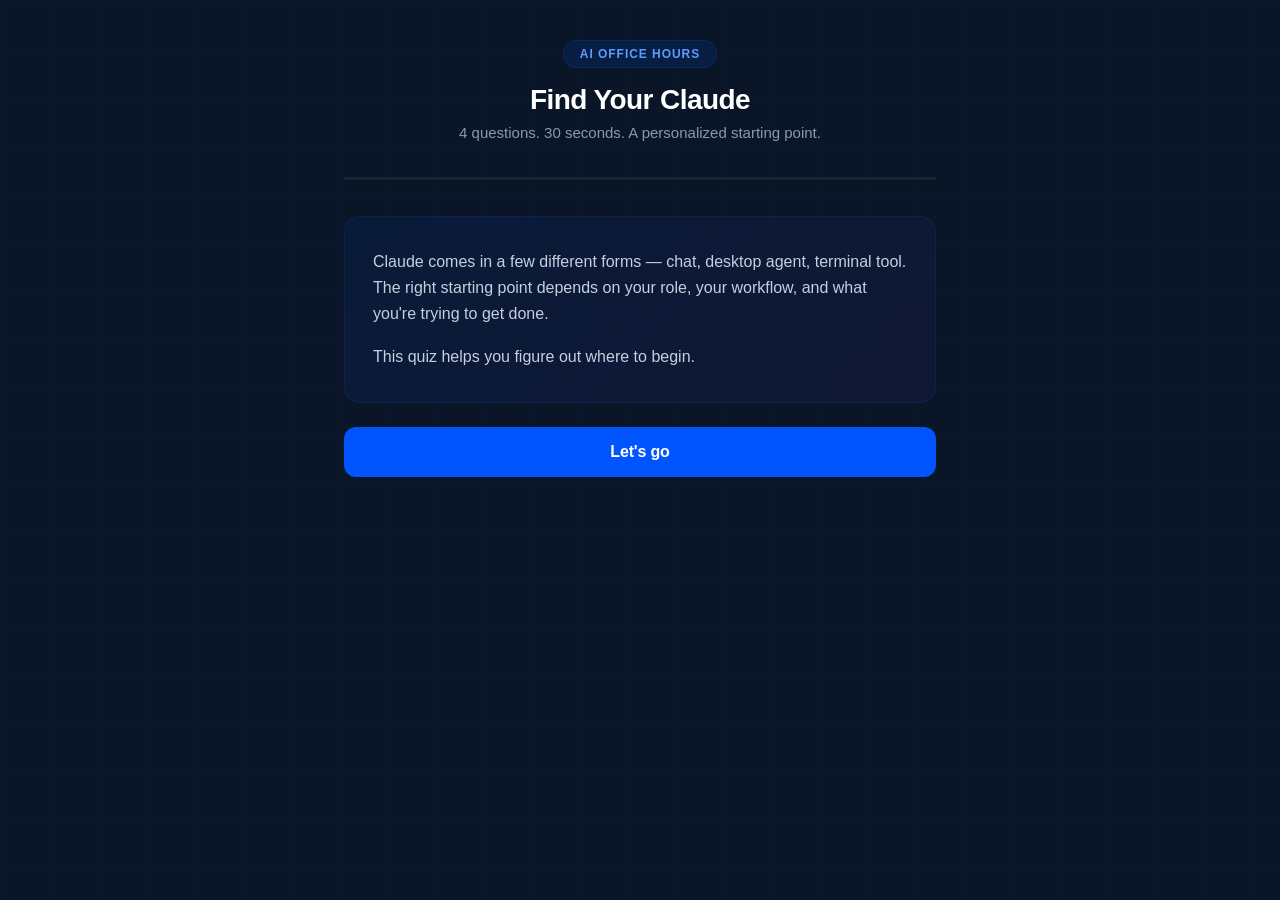
<file: quiz.html>
<!DOCTYPE html>
<html lang="en">
<head>
  <meta charset="UTF-8">
  <meta name="viewport" content="width=device-width, initial-scale=1.0">
  <title>Find Your Claude — AI Office Hours</title>
  <meta name="description" content="4 questions. 30 seconds. Find the right Claude tool for your HCP marketing role.">
  <meta property="og:title" content="Find Your Claude">
  <meta property="og:description" content="4 questions. 30 seconds. Personalized Claude recommendations for HCP marketers.">
  <meta property="og:type" content="website">
  <meta property="og:url" content="https://jsher.online/quiz">
  <meta name="twitter:card" content="summary">
  <link rel="icon" href="assets/favicon.svg" type="image/svg+xml">
  <style>
    *, *::before, *::after { margin: 0; padding: 0; box-sizing: border-box; }

    html, body {
      min-height: 100vh;
      background: #0A1628;
      font-family: 'SF Pro Display', 'Segoe UI', -apple-system, BlinkMacSystemFont, sans-serif;
      color: #E8ECF1;
      -webkit-font-smoothing: antialiased;
    }

    body::before {
      content: '';
      position: fixed;
      inset: 0;
      background-image:
        linear-gradient(rgba(0,85,255,0.03) 1px, transparent 1px),
        linear-gradient(90deg, rgba(0,85,255,0.03) 1px, transparent 1px);
      background-size: 48px 48px;
      pointer-events: none;
      z-index: 0;
    }

    #app {
      position: relative;
      z-index: 1;
      max-width: 640px;
      margin: 0 auto;
      padding: 40px 24px 80px;
    }

    /* ── HEADER ─────────────────────────────────── */
    .header {
      text-align: center;
      margin-bottom: 32px;
    }
    .badge {
      display: inline-flex;
      align-items: center;
      gap: 8px;
      background: rgba(0,85,255,0.12);
      border: 1px solid rgba(0,85,255,0.2);
      border-radius: 20px;
      padding: 6px 16px;
      font-size: 12px;
      font-weight: 600;
      letter-spacing: 0.08em;
      text-transform: uppercase;
      color: #5B9DFF;
      margin-bottom: 16px;
    }
    h1 {
      font-size: 28px;
      font-weight: 700;
      margin: 0 0 6px;
      color: #FFFFFF;
      letter-spacing: -0.02em;
    }
    .subtitle {
      font-size: 15px;
      color: #8899B0;
      line-height: 1.5;
    }

    /* ── PROGRESS ───────────────────────────────── */
    .progress-wrap {
      height: 3px;
      background: rgba(255,255,255,0.06);
      border-radius: 4px;
      margin-bottom: 36px;
      overflow: hidden;
    }
    .progress-fill {
      height: 100%;
      background: linear-gradient(90deg, #0055FF, #5B9DFF);
      border-radius: 4px;
      transition: width 0.5s cubic-bezier(0.4, 0, 0.2, 1);
      width: 0%;
    }

    /* ── CONTENT TRANSITION ─────────────────────── */
    #content {
      transition: opacity 0.2s ease, transform 0.2s ease;
    }
    #content.hiding {
      opacity: 0;
      transform: translateY(8px);
      pointer-events: none;
    }

    /* ── INTRO ──────────────────────────────────── */
    .intro-card {
      background: linear-gradient(135deg, rgba(0,85,255,0.08), rgba(124,58,237,0.06));
      border: 1px solid rgba(0,85,255,0.15);
      border-radius: 16px;
      padding: 32px 28px;
      margin-bottom: 24px;
    }
    .intro-card p {
      font-size: 16px;
      line-height: 1.65;
      color: #C4D0DF;
      margin: 0 0 16px;
    }
    .intro-card p:last-child { margin: 0; }

    /* ── BUTTONS ────────────────────────────────── */
    .btn-primary {
      width: 100%;
      padding: 16px 24px;
      background: #0055FF;
      color: #FFFFFF;
      border: none;
      border-radius: 12px;
      font-size: 16px;
      font-weight: 600;
      cursor: pointer;
      transition: background 0.2s;
      letter-spacing: -0.01em;
      font-family: inherit;
      text-decoration: none;
      display: block;
      text-align: center;
    }
    .btn-primary:hover { background: #0044DD; }

    .btn-cta {
      width: 100%;
      padding: 15px 24px;
      background: #0055FF;
      color: #FFFFFF;
      border: none;
      border-radius: 12px;
      font-size: 15px;
      font-weight: 600;
      cursor: pointer;
      transition: background 0.2s;
      font-family: inherit;
      text-decoration: none;
      display: block;
      text-align: center;
      margin-bottom: 12px;
    }
    .btn-cta:hover { background: #0044DD; }

    .btn-ghost {
      width: 100%;
      padding: 14px 24px;
      background: rgba(255,255,255,0.06);
      color: #8899B0;
      border: 1px solid rgba(255,255,255,0.1);
      border-radius: 12px;
      font-size: 14px;
      font-weight: 600;
      cursor: pointer;
      transition: all 0.2s;
      font-family: inherit;
      display: block;
      width: 100%;
    }
    .btn-ghost:hover {
      background: rgba(255,255,255,0.10);
      color: #C4D0DF;
    }

    /* ── QUESTION ───────────────────────────────── */
    .step-label {
      font-size: 12px;
      font-weight: 600;
      color: #5B9DFF;
      text-transform: uppercase;
      letter-spacing: 0.1em;
      margin-bottom: 10px;
    }
    h2 {
      font-size: 22px;
      font-weight: 700;
      margin: 0 0 24px;
      color: #FFFFFF;
      letter-spacing: -0.02em;
    }
    .options {
      display: flex;
      flex-direction: column;
      gap: 10px;
    }
    .option-btn {
      display: flex;
      align-items: center;
      gap: 14px;
      padding: 16px 20px;
      background: rgba(255,255,255,0.03);
      border: 1px solid rgba(255,255,255,0.08);
      border-radius: 12px;
      color: #E0E6EE;
      font-size: 15px;
      font-weight: 500;
      cursor: pointer;
      text-align: left;
      transition: all 0.2s;
      font-family: inherit;
      width: 100%;
    }
    .option-btn:hover {
      background: rgba(255,255,255,0.06);
      border-color: rgba(255,255,255,0.15);
    }
    .option-btn.selected {
      background: rgba(0,85,255,0.15);
      border-color: rgba(0,85,255,0.4);
    }
    .option-icon { font-size: 20px; flex-shrink: 0; }

    /* ── RESULT ─────────────────────────────────── */
    .result-header {
      border-radius: 16px;
      padding: 32px 28px;
      margin-bottom: 20px;
    }
    .result-tag {
      display: inline-block;
      border-radius: 8px;
      padding: 4px 12px;
      font-size: 12px;
      font-weight: 700;
      text-transform: uppercase;
      letter-spacing: 0.08em;
      margin-bottom: 14px;
    }
    .result-title {
      font-size: 24px;
      font-weight: 700;
      margin: 0 0 4px;
      color: #FFFFFF;
      letter-spacing: -0.02em;
    }
    .result-subtitle {
      font-size: 14px;
      color: #8899B0;
      margin: 0 0 16px;
      font-weight: 500;
    }
    .result-desc {
      font-size: 15px;
      line-height: 1.65;
      color: #C4D0DF;
      margin: 0;
    }

    /* ── SECTION CARDS ──────────────────────────── */
    .section-card {
      background: rgba(255,255,255,0.03);
      border: 1px solid rgba(255,255,255,0.08);
      border-radius: 14px;
      padding: 24px;
      margin-bottom: 20px;
    }
    .section-label {
      font-size: 13px;
      font-weight: 700;
      color: #FFFFFF;
      margin: 0 0 14px;
      text-transform: uppercase;
      letter-spacing: 0.07em;
    }

    /* numbered steps */
    .step-list { display: flex; flex-direction: column; gap: 10px; }
    .step-item { display: flex; gap: 12px; align-items: flex-start; }
    .step-num {
      width: 22px; height: 22px;
      border-radius: 50%;
      display: flex; align-items: center; justify-content: center;
      font-size: 11px; font-weight: 700;
      flex-shrink: 0; margin-top: 1px;
    }
    .step-text { font-size: 14px; color: #B0BDD0; line-height: 1.55; }

    /* role use cases */
    .usecase-list { display: flex; flex-direction: column; gap: 8px; }
    .usecase-item {
      display: flex; gap: 10px; align-items: flex-start;
      padding: 11px 14px;
      background: rgba(255,255,255,0.02);
      border: 1px solid rgba(255,255,255,0.06);
      border-radius: 9px;
    }
    .usecase-dot {
      width: 6px; height: 6px;
      border-radius: 50%;
      margin-top: 6px; flex-shrink: 0;
    }
    .usecase-text { font-size: 14px; color: #B0BDD0; line-height: 1.5; }

    /* ── STARTER PROMPT ─────────────────────────── */
    .prompt-card {
      border-radius: 14px;
      padding: 20px 22px;
      margin-bottom: 20px;
      background: rgba(0,0,0,0.35);
      border: 1px solid rgba(255,255,255,0.08);
    }
    .prompt-header {
      display: flex;
      align-items: center;
      justify-content: space-between;
      margin-bottom: 14px;
    }
    .prompt-label {
      font-size: 12px;
      font-weight: 700;
      color: #5B9DFF;
      text-transform: uppercase;
      letter-spacing: 0.08em;
    }
    .copy-btn {
      font-size: 12px;
      font-weight: 600;
      color: #8899B0;
      background: rgba(255,255,255,0.06);
      border: 1px solid rgba(255,255,255,0.1);
      border-radius: 6px;
      padding: 4px 10px;
      cursor: pointer;
      transition: all 0.2s;
      font-family: inherit;
    }
    .copy-btn:hover { color: #C4D0DF; border-color: rgba(255,255,255,0.2); }
    .copy-btn.copied { color: #00D084; border-color: rgba(0,208,132,0.3); background: rgba(0,208,132,0.06); }

    #starter-prompt-text {
      font-family: 'JetBrains Mono', 'SF Mono', 'Consolas', monospace;
      font-size: 12.5px;
      line-height: 1.7;
      color: #C4D0DF;
      white-space: pre-wrap;
      word-break: break-word;
      margin: 0;
    }

    /* ── NEXT STEP CARD ─────────────────────────── */
    .next-card {
      background: rgba(255,183,6,0.06);
      border: 1px solid rgba(255,183,6,0.15);
      border-radius: 14px;
      padding: 18px 22px;
      margin-bottom: 24px;
    }
    .next-label {
      font-size: 12px;
      font-weight: 700;
      color: #FFB706;
      text-transform: uppercase;
      letter-spacing: 0.06em;
      margin-bottom: 6px;
    }
    .next-text { font-size: 14px; color: #B0BDD0; margin: 0; line-height: 1.55; }
  </style>
</head>
<body>
  <div id="app">
    <div class="header">
      <div class="badge">AI Office Hours</div>
      <h1>Find Your Claude</h1>
      <p class="subtitle">4 questions. 30 seconds. A personalized starting point.</p>
    </div>
    <div class="progress-wrap">
      <div id="progress-bar" class="progress-fill"></div>
    </div>
    <div id="content"></div>
  </div>

  <script>
    // ── DATA ─────────────────────────────────────────────────────────────

    const QUESTIONS = [
      {
        id: "role",
        question: "What's your team?",
        options: [
          { label: "Product Marketing", value: "pmm",       icon: "🎯" },
          { label: "Brand / Creative",  value: "creative",  icon: "🎨" },
          { label: "Content / SEO",     value: "seo",       icon: "🔍" },
          { label: "LCM / Performance", value: "growth",    icon: "📈" },
          { label: "Community",         value: "community", icon: "💬" },
          { label: "Other",             value: "other",     icon: "✦"  },
        ],
      },
      {
        id: "timesink",
        question: "What eats most of your week?",
        options: [
          { label: "Writing first drafts (briefs, emails, copy)",                    value: "drafting",  icon: "✍️"  },
          { label: "Producing recurring deliverables (decks, reports, QBRs)",       value: "recurring", icon: "📊" },
          { label: "Analyzing data or summarizing large volumes of content",         value: "analysis",  icon: "🧮" },
          { label: "Building and iterating on creative assets or pages",             value: "building",  icon: "🛠️"  },
        ],
      },
      {
        id: "aiuse",
        question: "How are you currently using AI?",
        options: [
          { label: "I haven't really started yet",             value: "none",    icon: "🤔" },
          { label: "I use it for quick questions sometimes",   value: "casual",  icon: "👀" },
          { label: "I have prompts I use regularly",           value: "regular", icon: "⚙️" },
          { label: "I'm trying to automate or build things",  value: "builder", icon: "🚀" },
        ],
      },
      {
        id: "goal",
        question: "What would make today worth your time?",
        options: [
          { label: "I used AI to do a real task from my actual job",               value: "hands_on",  icon: "🤝" },
          { label: "I understand what's possible and have a plan to start",        value: "understand", icon: "💡" },
          { label: "I set up a tool I'll actually use this week",                  value: "setup",     icon: "⚡" },
        ],
      },
    ];

    const RESULTS = {
      chat: {
        title:       "Start with Claude.ai",
        subtitle:    "Your fastest path to value",
        color:       "#0055FF",
        description: "Claude.ai is your ideal entry point. Zero setup — open a browser and start getting real work done immediately. You'll get the most out of conversational AI for drafting, research, brainstorming, and analysis.",
        startHere: [
          "Upload a doc you're working on and ask Claude to find gaps or rewrite sections",
          "Paste competitor copy and ask for a positioning analysis",
          "Draft your next email sequence or campaign brief from bullet points",
          "Summarize a batch of customer feedback into actionable themes",
        ],
        nextStep: "Once you're comfortable, explore Claude Projects to save your brand context so you stop re-explaining who you are every session.",
      },
      cowork: {
        title:       "Start with Claude.ai, then try Cowork",
        subtitle:    "For your recurring workflows",
        color:       "#7C3AED",
        description: "You're spending time on structured, repeatable work — exactly what Cowork is built for. Start with Claude.ai today to learn the basics, then move to Cowork to turn your best prompts into reusable Skills that run the same way every time.",
        startHere: [
          "Use Claude.ai today to draft or analyze something from your current workload",
          "Download the Claude Desktop app and switch to Cowork mode",
          "Point Cowork at a folder with your working files and describe what you need",
          "Ask Cowork to create a Skill for your most repetitive monthly deliverable",
        ],
        nextStep: "In a future session, we'll build reusable Skills together — think one-click report generators, automated competitive analyses, and templated deliverables.",
      },
      code: {
        title:       "Start with Claude.ai, then explore Claude Code",
        subtitle:    "For the power users",
        color:       "#059669",
        description: "You're already building and automating — Claude Code gives you full access to your file system, can run scripts, and chain complex workflows. Start with Claude.ai for quick wins, then go deeper with Claude Code for serious automation.",
        startHere: [
          "Use Claude.ai today to get familiar with how Claude thinks and responds",
          "Install Claude Code in your terminal (we'll walk through this together)",
          "Build a CLAUDE.md context file so Claude knows your role, projects, and preferences",
          "Try a real workflow: competitive analysis, data pipeline, or automated reporting",
        ],
        nextStep: "Session 2 will cover Claude Code installation, CLAUDE.md deep dive, and building your first automated workflow. You'll be first in line.",
      },
    };

    // 6 roles × 4 timesinks — 2 concrete use cases each
    const ROLE_USE_CASES = {
      pmm: {
        drafting:  [
          "Turn 5 competitor landing pages into a positioning matrix in 10 minutes",
          "Draft 3 subject line variants for your next campaign in under a minute",
        ],
        recurring: [
          "Auto-draft your Monthly PMM Sync doc from a Google Doc of bullet points",
          "Generate a competitive analysis deck outline from a list of competitor URLs",
        ],
        analysis:  [
          "Extract key messaging themes from 50 G2 competitor reviews instantly",
          "Summarize 3 analyst reports into 5 executive bullets ready for leadership",
        ],
        building:  [
          "Generate 3 landing page copy variants for A/B testing from one brief",
          "Draft a complete product one-pager from bullet points in your brand voice",
        ],
      },
      creative: {
        drafting:  [
          "Generate 10 ad headline variants from a 3-line creative brief",
          "Turn your brand guide into a reusable voice prompt you paste into every session",
        ],
        recurring: [
          "Auto-draft your weekly creative status update from project notes",
          "Build a recurring photo brief template from past approvals — fill in 5 minutes",
        ],
        analysis:  [
          "Analyze the hooks in 20 top-performing competitor ads and surface what's working",
          "Summarize creative performance data into key learnings for your next sprint",
        ],
        building:  [
          "Write copy for every ad size in a set from one master headline",
          "Create a 30-post social caption bank from a single campaign theme",
        ],
      },
      seo: {
        drafting:  [
          "Write a full blog post outline from 3 keywords and a target persona",
          "Draft 10 meta descriptions + title tags from a URL list in one pass",
        ],
        recurring: [
          "Auto-generate your weekly content calendar from a topic list and past data",
          "Build a templated content brief you can fill out in under 5 minutes",
        ],
        analysis:  [
          "Turn 100 customer reviews into a prioritized content gap list",
          "Summarize competitor blog strategy from their top 10 posts",
        ],
        building:  [
          "Build a complete FAQ section for any product page from customer questions",
          "Generate 20 unique social posts from a single long-form article",
        ],
      },
      growth: {
        drafting:  [
          "Write a 3-part email nurture sequence from a one-paragraph brief",
          "Draft 5 SMS variants for a win-back campaign in seconds",
        ],
        recurring: [
          "Auto-format your weekly performance report — just paste the raw numbers in",
          "Generate a monthly QBR slide outline from your KPIs in 2 minutes",
        ],
        analysis:  [
          "Identify churn signals across 30 customer emails — categorized and ranked",
          "Analyze open rate data by segment and generate a hypothesis for each dip",
        ],
        building:  [
          "Build a complete lifecycle map for a new customer segment from scratch",
          "Generate personalized onboarding email copy for 3 distinct customer personas",
        ],
      },
      community: {
        drafting:  [
          "Write 5 community newsletter intros from bullet points",
          "Draft a thoughtful response to a tricky member question in your brand voice",
        ],
        recurring: [
          "Auto-generate your weekly community roundup from Discord/Slack thread highlights",
          "Build a monthly community health report template you can fill in fast",
        ],
        analysis:  [
          "Categorize 50 community posts into product feedback themes for the team",
          "Summarize a community AMA into 5 key takeaways ready to share with leadership",
        ],
        building:  [
          "Create a full onboarding sequence for new community members",
          "Generate 30 days of engagement prompts around a single community theme",
        ],
      },
      other: {
        drafting:  [
          "Draft a first pass on any doc in seconds — briefs, emails, decks",
          "Turn rough bullet points into polished copy in your brand voice, instantly",
        ],
        recurring: [
          "Turn your most repetitive deliverable into a reusable prompt template",
          "Auto-format recurring reports from raw inputs in under a minute",
        ],
        analysis:  [
          "Summarize large volumes of content into executive-ready insights",
          "Extract patterns and themes from customer feedback or research at scale",
        ],
        building:  [
          "Generate multiple variants of anything you're iterating on — fast",
          "Build and refine assets in Claude with your full context loaded",
        ],
      },
    };

    const ROLE_LABELS = {
      pmm:       "Product Marketer",
      creative:  "Brand / Creative",
      seo:       "Content / SEO",
      growth:    "Growth / Performance Marketer",
      community: "Community Manager",
      other:     "Marketer",
    };

    const ROLE_DISPLAY = {
      pmm:       "Product Marketing",
      creative:  "Brand / Creative",
      seo:       "Content / SEO",
      growth:    "LCM / Performance",
      community: "Community",
      other:     "Your Role",
    };

    const TIMESINK_LABELS = {
      drafting:  "writing first drafts",
      recurring: "producing recurring deliverables",
      analysis:  "analyzing data and summarizing content",
      building:  "building and iterating on creative assets",
    };

    // ── STATE ─────────────────────────────────────────────────────────────

    let state = { step: -1, answers: {}, result: null, animating: false };
    let _promptText = '';

    // ── SCORING ───────────────────────────────────────────────────────────

    function getResult(answers) {
      let chat = 0, cowork = 0, code = 0;

      const maps = [
        {
          pmm:       { chat: 1, cowork: 2, code: 1 },
          creative:  { chat: 2, cowork: 1, code: 0 },
          seo:       { chat: 1, cowork: 1, code: 2 },
          growth:    { chat: 1, cowork: 1, code: 2 },
          community: { chat: 2, cowork: 1, code: 0 },
          other:     { chat: 2, cowork: 1, code: 0 },
        },
        {
          drafting:  { chat: 3, cowork: 0, code: 0 },
          recurring: { chat: 0, cowork: 3, code: 1 },
          analysis:  { chat: 1, cowork: 1, code: 2 },
          building:  { chat: 0, cowork: 2, code: 2 },
        },
        {
          none:    { chat: 3, cowork: 1, code: 0 },
          casual:  { chat: 2, cowork: 1, code: 0 },
          regular: { chat: 1, cowork: 2, code: 0 },
          builder: { chat: 0, cowork: 2, code: 2 },
        },
        {
          hands_on:  { chat: 2, cowork: 1, code: 1 },
          understand: { chat: 2, cowork: 1, code: 0 },
          setup:     { chat: 0, cowork: 2, code: 2 },
        },
      ];
      const keys = ['role', 'timesink', 'aiuse', 'goal'];

      keys.forEach((key, i) => {
        const val = answers[key];
        if (val && maps[i][val]) {
          chat   += maps[i][val].chat;
          cowork += maps[i][val].cowork;
          code   += maps[i][val].code;
        }
      });

      if (code > chat && code > cowork) return 'code';
      if (cowork > chat && cowork > code) return 'cowork';
      return 'chat';
    }

    // ── STARTER PROMPT ────────────────────────────────────────────────────

    function buildStarterPrompt(result, answers) {
      const role     = ROLE_LABELS[answers.role]      || 'Marketer';
      const timesink = TIMESINK_LABELS[answers.timesink] || 'recurring work';

      if (result === 'chat') {
        return `I'm a ${role} at Housecall Pro. I spend a lot of time on ${timesink}.

I'm going to paste something I'm working on right now. Please review it, improve it, and give me a polished version I can actually use.

[PASTE YOUR CONTENT HERE]

Keep your response focused and in plain language.`;
      }
      if (result === 'cowork') {
        return `I'm a ${role} at Housecall Pro. I have a recurring deliverable: ${timesink}.

Here are my raw inputs for this week:
[PASTE YOUR DATA OR NOTES HERE]

Please format this into a clean, structured output I can share. Use clear sections, bold key data points, and lead with the most important insight. Ask me if anything is unclear before proceeding.`;
      }
      return `I'm a ${role} at Housecall Pro. I want to automate ${timesink}.

Here's my context:
[DESCRIBE YOUR FILES, FOLDERS, OR DATA SOURCE]

Help me design the most efficient approach, then build it step by step. Confirm your understanding before writing any code or scripts.`;
    }

    // ── HTML HELPERS ──────────────────────────────────────────────────────

    function esc(str) {
      return String(str)
        .replace(/&/g, '&amp;')
        .replace(/</g, '&lt;')
        .replace(/>/g, '&gt;')
        .replace(/"/g, '&quot;')
        .replace(/'/g, '&#39;');
    }

    // ── RENDER ────────────────────────────────────────────────────────────

    function updateProgress() {
      const pct = state.result    ? 100
                : state.step < 0  ? 0
                : ((state.step + 1) / QUESTIONS.length) * 100;
      document.getElementById('progress-bar').style.width = pct + '%';
    }

    function renderIntro() {
      return `
        <div class="intro-card">
          <p>Claude comes in a few different forms — chat, desktop agent, terminal tool. The right starting point depends on your role, your workflow, and what you're trying to get done.</p>
          <p>This quiz helps you figure out where to begin.</p>
        </div>
        <button class="btn-primary" onclick="handleStart()">Let's go</button>
      `;
    }

    function renderQuestion(step) {
      const q = QUESTIONS[step];
      const opts = q.options.map(opt => {
        const sel = state.answers[q.id] === opt.value;
        return `
          <button class="option-btn${sel ? ' selected' : ''}"
                  onclick="handleSelect('${q.id}','${opt.value}')">
            <span class="option-icon">${opt.icon}</span>
            <span>${esc(opt.label)}</span>
          </button>
        `;
      }).join('');

      return `
        <div class="step-label">${step + 1} of ${QUESTIONS.length}</div>
        <h2>${esc(q.question)}</h2>
        <div class="options">${opts}</div>
      `;
    }

    function renderResult(key) {
      const r = RESULTS[key];
      const c = r.color;

      // Steps
      const stepsHtml = r.startHere.map((item, i) => `
        <div class="step-item">
          <div class="step-num" style="background:${c}20;border:1px solid ${c}35;color:${c}">${i + 1}</div>
          <span class="step-text">${esc(item)}</span>
        </div>
      `).join('');

      // Role use cases
      const role      = state.answers.role     || 'other';
      const timesink  = state.answers.timesink || 'drafting';
      const cases     = (ROLE_USE_CASES[role] || ROLE_USE_CASES.other)[timesink] || ROLE_USE_CASES.other.drafting;
      const roleDisp  = ROLE_DISPLAY[role] || 'Your Role';
      const casesHtml = cases.map(uc => `
        <div class="usecase-item">
          <div class="usecase-dot" style="background:${c}"></div>
          <span class="usecase-text">${esc(uc)}</span>
        </div>
      `).join('');

      // Starter prompt — build and store for clipboard
      _promptText = buildStarterPrompt(key, state.answers);

      return `
        <div class="result-header" style="background:linear-gradient(135deg,${c}18,${c}08);border:1px solid ${c}30">
          <div class="result-tag" style="background:${c}20;border:1px solid ${c}35;color:${c}">Your recommendation</div>
          <div class="result-title">${esc(r.title)}</div>
          <div class="result-subtitle">${esc(r.subtitle)}</div>
          <p class="result-desc">${esc(r.description)}</p>
        </div>

        <div class="section-card">
          <div class="section-label">Try this week</div>
          <div class="step-list">${stepsHtml}</div>
        </div>

        <div class="section-card" style="border-color:${c}22">
          <div class="section-label" style="color:${c}">${esc(roleDisp)}</div>
          <div class="usecase-list">${casesHtml}</div>
        </div>

        <div class="prompt-card">
          <div class="prompt-header">
            <span class="prompt-label">Your starter prompt</span>
            <button class="copy-btn" id="copy-btn" onclick="handleCopy()">Copy prompt</button>
          </div>
          <pre id="starter-prompt-text">${esc(_promptText)}</pre>
        </div>

        <div class="next-card">
          <div class="next-label">Coming up next</div>
          <p class="next-text">${esc(r.nextStep)}</p>
        </div>

        <a href="https://claude.ai" target="_blank" rel="noopener" class="btn-cta">Open Claude.ai →</a>
        <button class="btn-ghost" onclick="handleReset()">Retake quiz</button>
      `;
    }

    function renderContent() {
      const el = document.getElementById('content');
      if (state.step === -1 && !state.result) {
        el.innerHTML = renderIntro();
      } else if (state.step >= 0 && !state.result) {
        el.innerHTML = renderQuestion(state.step);
      } else if (state.result) {
        el.innerHTML = renderResult(state.result);
      }
      updateProgress();
    }

    // ── TRANSITION ────────────────────────────────────────────────────────

    function transition(updates) {
      if (state.animating) return;
      state.animating = true;
      const el = document.getElementById('content');
      el.classList.add('hiding');
      setTimeout(() => {
        state = { ...state, ...updates, animating: false };
        renderContent();
        el.classList.remove('hiding');
      }, 200);
    }

    // ── HANDLERS ──────────────────────────────────────────────────────────

    function handleStart() {
      transition({ step: 0 });
    }

    function handleSelect(questionId, value) {
      if (state.animating) return;
      const newAnswers = { ...state.answers, [questionId]: value };
      if (state.step < QUESTIONS.length - 1) {
        transition({ step: state.step + 1, answers: newAnswers });
      } else {
        transition({ result: getResult(newAnswers), answers: newAnswers });
      }
    }

    function handleReset() {
      transition({ step: -1, answers: {}, result: null });
    }

    function handleCopy() {
      navigator.clipboard.writeText(_promptText).then(() => {
        const btn = document.getElementById('copy-btn');
        if (!btn) return;
        btn.textContent = 'Copied ✓';
        btn.classList.add('copied');
        setTimeout(() => {
          btn.textContent = 'Copy prompt';
          btn.classList.remove('copied');
        }, 2000);
      }).catch(() => {
        // Fallback: select the text in the pre
        const pre = document.getElementById('starter-prompt-text');
        if (pre) {
          const range = document.createRange();
          range.selectNodeContents(pre);
          window.getSelection().removeAllRanges();
          window.getSelection().addRange(range);
        }
      });
    }

    // ── INIT ──────────────────────────────────────────────────────────────

    renderContent();
  </script>
</body>
</html>
</file>
<file: hcp-landing/assets/index-B7gg8UVL.css>
*,:before,:after,::backdrop{--tw-border-spacing-x:0;--tw-border-spacing-y:0;--tw-translate-x:0;--tw-translate-y:0;--tw-rotate:0;--tw-skew-x:0;--tw-skew-y:0;--tw-scale-x:1;--tw-scale-y:1;--tw-pan-x: ;--tw-pan-y: ;--tw-pinch-zoom: ;--tw-scroll-snap-strictness:proximity;--tw-gradient-from-position: ;--tw-gradient-via-position: ;--tw-gradient-to-position: ;--tw-ordinal: ;--tw-slashed-zero: ;--tw-numeric-figure: ;--tw-numeric-spacing: ;--tw-numeric-fraction: ;--tw-ring-inset: ;--tw-ring-offset-width:0px;--tw-ring-offset-color:#fff;--tw-ring-color:#3b82f680;--tw-ring-offset-shadow:0 0 #0000;--tw-ring-shadow:0 0 #0000;--tw-shadow:0 0 #0000;--tw-shadow-colored:0 0 #0000;--tw-blur: ;--tw-brightness: ;--tw-contrast: ;--tw-grayscale: ;--tw-hue-rotate: ;--tw-invert: ;--tw-saturate: ;--tw-sepia: ;--tw-drop-shadow: ;--tw-backdrop-blur: ;--tw-backdrop-brightness: ;--tw-backdrop-contrast: ;--tw-backdrop-grayscale: ;--tw-backdrop-hue-rotate: ;--tw-backdrop-invert: ;--tw-backdrop-opacity: ;--tw-backdrop-saturate: ;--tw-backdrop-sepia: ;--tw-contain-size: ;--tw-contain-layout: ;--tw-contain-paint: ;--tw-contain-style: }*,:before,:after{box-sizing:border-box;border:0 solid #e5e7eb}:before,:after{--tw-content:""}html,:host{-webkit-text-size-adjust:100%;tab-size:4;font-feature-settings:normal;font-variation-settings:normal;-webkit-tap-highlight-color:transparent;font-family:Manrope,sans-serif;line-height:1.5}body{line-height:inherit;margin:0}hr{height:0;color:inherit;border-top-width:1px}abbr:where([title]){-webkit-text-decoration:underline dotted;text-decoration:underline dotted}h1,h2,h3,h4,h5,h6{font-size:inherit;font-weight:inherit}a{color:inherit;-webkit-text-decoration:inherit;text-decoration:inherit}b,strong{font-weight:bolder}code,kbd,samp,pre{font-feature-settings:normal;font-variation-settings:normal;font-family:ui-monospace,SFMono-Regular,Menlo,Monaco,Consolas,Liberation Mono,Courier New,monospace;font-size:1em}small{font-size:80%}sub,sup{vertical-align:baseline;font-size:75%;line-height:0;position:relative}sub{bottom:-.25em}sup{top:-.5em}table{text-indent:0;border-color:inherit;border-collapse:collapse}button,input,optgroup,select,textarea{font-feature-settings:inherit;font-variation-settings:inherit;font-family:inherit;font-size:100%;font-weight:inherit;line-height:inherit;letter-spacing:inherit;color:inherit;margin:0;padding:0}button,select{text-transform:none}button,input:where([type=button]),input:where([type=reset]),input:where([type=submit]){-webkit-appearance:button;background-color:#0000;background-image:none}:-moz-focusring{outline:auto}:-moz-ui-invalid{box-shadow:none}progress{vertical-align:baseline}::-webkit-inner-spin-button{height:auto}::-webkit-outer-spin-button{height:auto}[type=search]{-webkit-appearance:textfield;outline-offset:-2px}::-webkit-search-decoration{-webkit-appearance:none}::-webkit-file-upload-button{-webkit-appearance:button;font:inherit}summary{display:list-item}blockquote,dl,dd,h1,h2,h3,h4,h5,h6,hr,figure,p,pre{margin:0}fieldset{margin:0;padding:0}legend{padding:0}ol,ul,menu{margin:0;padding:0;list-style:none}dialog{padding:0}textarea{resize:vertical}input::-moz-placeholder{opacity:1;color:#9ca3af}textarea::-moz-placeholder{opacity:1;color:#9ca3af}input::placeholder,textarea::placeholder{opacity:1;color:#9ca3af}button,[role=button]{cursor:pointer}:disabled{cursor:default}img,svg,video,canvas,audio,iframe,embed,object{vertical-align:middle;display:block}img,video{max-width:100%;height:auto}[hidden]:where(:not([hidden=until-found])){display:none}input:where([type=text]),input:where(:not([type])),input:where([type=email]),input:where([type=url]),input:where([type=password]),input:where([type=number]),input:where([type=date]),input:where([type=datetime-local]),input:where([type=month]),input:where([type=search]),input:where([type=tel]),input:where([type=time]),input:where([type=week]),select:where([multiple]),textarea,select{appearance:none;--tw-shadow:0 0 #0000;background-color:#fff;border-width:1px;border-color:#6b7280;border-radius:0;padding:.5rem .75rem;font-size:1rem;line-height:1.5rem}input:where([type=text]):focus,input:where(:not([type])):focus,input:where([type=email]):focus,input:where([type=url]):focus,input:where([type=password]):focus,input:where([type=number]):focus,input:where([type=date]):focus,input:where([type=datetime-local]):focus,input:where([type=month]):focus,input:where([type=search]):focus,input:where([type=tel]):focus,input:where([type=time]):focus,input:where([type=week]):focus,select:where([multiple]):focus,textarea:focus,select:focus{outline-offset:2px;--tw-ring-inset:var(--tw-empty, );--tw-ring-offset-width:0px;--tw-ring-offset-color:#fff;--tw-ring-color:#2563eb;--tw-ring-offset-shadow:var(--tw-ring-inset) 0 0 0 var(--tw-ring-offset-width) var(--tw-ring-offset-color);--tw-ring-shadow:var(--tw-ring-inset) 0 0 0 calc(1px + var(--tw-ring-offset-width)) var(--tw-ring-color);box-shadow:var(--tw-ring-offset-shadow), var(--tw-ring-shadow), var(--tw-shadow);border-color:#2563eb;outline:2px solid #0000}input::-moz-placeholder{color:#6b7280;opacity:1}textarea::-moz-placeholder{color:#6b7280;opacity:1}input::placeholder,textarea::placeholder{color:#6b7280;opacity:1}::-webkit-datetime-edit-fields-wrapper{padding:0}::-webkit-date-and-time-value{min-height:1.5em;text-align:inherit}::-webkit-datetime-edit{display:inline-flex}::-webkit-datetime-edit{padding-top:0;padding-bottom:0}::-webkit-datetime-edit-year-field{padding-top:0;padding-bottom:0}::-webkit-datetime-edit-month-field{padding-top:0;padding-bottom:0}::-webkit-datetime-edit-day-field{padding-top:0;padding-bottom:0}::-webkit-datetime-edit-hour-field{padding-top:0;padding-bottom:0}::-webkit-datetime-edit-minute-field{padding-top:0;padding-bottom:0}::-webkit-datetime-edit-second-field{padding-top:0;padding-bottom:0}::-webkit-datetime-edit-millisecond-field{padding-top:0;padding-bottom:0}::-webkit-datetime-edit-meridiem-field{padding-top:0;padding-bottom:0}select{-webkit-print-color-adjust:exact;print-color-adjust:exact;background-image:url("data:image/svg+xml,%3csvg xmlns='http://www.w3.org/2000/svg' fill='none' viewBox='0 0 20 20'%3e%3cpath stroke='%236b7280' stroke-linecap='round' stroke-linejoin='round' stroke-width='1.5' d='M6 8l4 4 4-4'/%3e%3c/svg%3e");background-position:right .5rem center;background-repeat:no-repeat;background-size:1.5em 1.5em;padding-right:2.5rem}select:where([multiple]),select:where([size]:not([size="1"])){background-image:initial;background-position:initial;background-repeat:unset;background-size:initial;-webkit-print-color-adjust:unset;print-color-adjust:unset;padding-right:.75rem}input:where([type=checkbox]),input:where([type=radio]){appearance:none;-webkit-print-color-adjust:exact;print-color-adjust:exact;vertical-align:middle;-webkit-user-select:none;user-select:none;color:#2563eb;--tw-shadow:0 0 #0000;background-color:#fff;background-origin:border-box;border-width:1px;border-color:#6b7280;flex-shrink:0;width:1rem;height:1rem;padding:0;display:inline-block}input:where([type=checkbox]){border-radius:0}input:where([type=radio]){border-radius:100%}input:where([type=checkbox]):focus,input:where([type=radio]):focus{outline-offset:2px;--tw-ring-inset:var(--tw-empty, );--tw-ring-offset-width:2px;--tw-ring-offset-color:#fff;--tw-ring-color:#2563eb;--tw-ring-offset-shadow:var(--tw-ring-inset) 0 0 0 var(--tw-ring-offset-width) var(--tw-ring-offset-color);--tw-ring-shadow:var(--tw-ring-inset) 0 0 0 calc(2px + var(--tw-ring-offset-width)) var(--tw-ring-color);box-shadow:var(--tw-ring-offset-shadow), var(--tw-ring-shadow), var(--tw-shadow);outline:2px solid #0000}input:where([type=checkbox]):checked,input:where([type=radio]):checked{background-color:currentColor;background-position:50%;background-repeat:no-repeat;background-size:100% 100%;border-color:#0000}input:where([type=checkbox]):checked{background-image:url("data:image/svg+xml,%3csvg viewBox='0 0 16 16' fill='white' xmlns='http://www.w3.org/2000/svg'%3e%3cpath d='M12.207 4.793a1 1 0 010 1.414l-5 5a1 1 0 01-1.414 0l-2-2a1 1 0 011.414-1.414L6.5 9.086l4.293-4.293a1 1 0 011.414 0z'/%3e%3c/svg%3e")}@media (forced-colors:active){input:where([type=checkbox]):checked{appearance:auto}}input:where([type=radio]):checked{background-image:url("data:image/svg+xml,%3csvg viewBox='0 0 16 16' fill='white' xmlns='http://www.w3.org/2000/svg'%3e%3ccircle cx='8' cy='8' r='3'/%3e%3c/svg%3e")}@media (forced-colors:active){input:where([type=radio]):checked{appearance:auto}}input:where([type=checkbox]):checked:hover,input:where([type=checkbox]):checked:focus,input:where([type=radio]):checked:hover,input:where([type=radio]):checked:focus{background-color:currentColor;border-color:#0000}input:where([type=checkbox]):indeterminate{background-color:currentColor;background-image:url("data:image/svg+xml,%3csvg xmlns='http://www.w3.org/2000/svg' fill='none' viewBox='0 0 16 16'%3e%3cpath stroke='white' stroke-linecap='round' stroke-linejoin='round' stroke-width='2' d='M4 8h8'/%3e%3c/svg%3e");background-position:50%;background-repeat:no-repeat;background-size:100% 100%;border-color:#0000}@media (forced-colors:active){input:where([type=checkbox]):indeterminate{appearance:auto}}input:where([type=checkbox]):indeterminate:hover,input:where([type=checkbox]):indeterminate:focus{background-color:currentColor;border-color:#0000}input:where([type=file]){background:unset;border-color:inherit;font-size:unset;line-height:inherit;border-width:0;border-radius:0;padding:0}input:where([type=file]):focus{outline:1px solid buttontext;outline:1px auto -webkit-focus-ring-color}html{scroll-behavior:smooth}body{--tw-text-opacity:1;color:rgb(10 10 10/var(--tw-text-opacity,1));-webkit-font-smoothing:antialiased;-moz-osx-font-smoothing:grayscale;margin:0;font-family:Manrope,sans-serif}#root{min-height:100vh}*{box-sizing:border-box}.container{width:100%}@media (width>=640px){.container{max-width:640px}}@media (width>=768px){.container{max-width:768px}}@media (width>=1024px){.container{max-width:1024px}}@media (width>=1280px){.container{max-width:1280px}}@media (width>=1536px){.container{max-width:1536px}}.sr-only{clip:rect(0, 0, 0, 0);white-space:nowrap;border-width:0;width:1px;height:1px;margin:-1px;padding:0;position:absolute;overflow:hidden}.pointer-events-none{pointer-events:none}.visible{visibility:visible}.fixed{position:fixed}.absolute{position:absolute}.relative{position:relative}.-inset-\[10px\]{inset:-10px}.inset-0{inset:0}.inset-12{inset:3rem}.inset-8{inset:2rem}.inset-\[-20\%\]{inset:-20%}.inset-\[-30\%\]{inset:-30%}.inset-\[-5\%\]{inset:-5%}.inset-\[-8\%\]{inset:-8%}.inset-\[22\%\]{inset:22%}.inset-\[5\%\]{inset:5%}.inset-\[8\%\]{inset:8%}.inset-y-0{top:0;bottom:0}.-right-0\.5{right:-.125rem}.-top-0\.5{top:-.125rem}.bottom-0{bottom:0}.bottom-6{bottom:1.5rem}.left-0{left:0}.left-1\/2{left:50%}.left-5{left:1.25rem}.right-0{right:0}.right-5{right:1.25rem}.right-6{right:1.5rem}.top-0{top:0}.top-2{top:.5rem}.top-6{top:1.5rem}.isolate{isolation:isolate}.z-0{z-index:0}.z-10{z-index:10}.z-20{z-index:20}.z-50{z-index:50}.z-\[-1\]{z-index:-1}.col-span-2{grid-column:span 2/span 2}.mx-auto{margin-left:auto;margin-right:auto}.my-6{margin-top:1.5rem;margin-bottom:1.5rem}.-mb-px{margin-bottom:-1px}.mb-0\.5{margin-bottom:.125rem}.mb-1{margin-bottom:.25rem}.mb-1\.5{margin-bottom:.375rem}.mb-10{margin-bottom:2.5rem}.mb-12{margin-bottom:3rem}.mb-2{margin-bottom:.5rem}.mb-3{margin-bottom:.75rem}.mb-4{margin-bottom:1rem}.mb-5{margin-bottom:1.25rem}.mb-6{margin-bottom:1.5rem}.mb-7{margin-bottom:1.75rem}.mb-8{margin-bottom:2rem}.mb-9{margin-bottom:2.25rem}.ml-2{margin-left:.5rem}.ml-4{margin-left:1rem}.mr-2{margin-right:.5rem}.mr-\[0\.25em\]{margin-right:.25em}.mt-0\.5{margin-top:.125rem}.mt-1{margin-top:.25rem}.mt-10{margin-top:2.5rem}.mt-2{margin-top:.5rem}.mt-3{margin-top:.75rem}.mt-6{margin-top:1.5rem}.mt-8{margin-top:2rem}.mt-auto{margin-top:auto}.block{display:block}.inline-block{display:inline-block}.inline{display:inline}.flex{display:flex}.inline-flex{display:inline-flex}.grid{display:grid}.hidden{display:none}.size-4{width:1rem;height:1rem}.h-1\.5{height:.375rem}.h-10{height:2.5rem}.h-11{height:2.75rem}.h-12{height:3rem}.h-14{height:3.5rem}.h-16{height:4rem}.h-2\.5{height:.625rem}.h-3{height:.75rem}.h-3\.5{height:.875rem}.h-4{height:1rem}.h-5{height:1.25rem}.h-52{height:13rem}.h-6{height:1.5rem}.h-60{height:15rem}.h-64{height:16rem}.h-7{height:1.75rem}.h-72{height:18rem}.h-8{height:2rem}.h-9{height:2.25rem}.h-\[480px\]{height:480px}.h-\[520px\]{height:520px}.h-full{height:100%}.h-px{height:1px}.max-h-64{max-height:16rem}.max-h-\[480px\]{max-height:480px}.min-h-\[200px\]{min-height:200px}.min-h-\[300px\]{min-height:300px}.min-h-\[320px\]{min-height:320px}.min-h-\[360px\]{min-height:360px}.min-h-\[420px\]{min-height:420px}.min-h-\[440px\]{min-height:440px}.min-h-\[88vh\]{min-height:88vh}.min-h-screen{min-height:100vh}.w-1\.5{width:.375rem}.w-1\/2{width:50%}.w-10{width:2.5rem}.w-12{width:3rem}.w-14{width:3.5rem}.w-2\.5{width:.625rem}.w-3{width:.75rem}.w-3\.5{width:.875rem}.w-36{width:9rem}.w-4{width:1rem}.w-40{width:10rem}.w-48{width:12rem}.w-5{width:1.25rem}.w-8{width:2rem}.w-80{width:20rem}.w-auto{width:auto}.w-full{width:100%}.w-px{width:1px}.min-w-0{min-width:0}.max-w-2xl{max-width:42rem}.max-w-3xl{max-width:48rem}.max-w-5xl{max-width:64rem}.max-w-6xl{max-width:72rem}.max-w-7xl{max-width:80rem}.max-w-\[200px\]{max-width:200px}.max-w-\[78\%\]{max-width:78%}.max-w-lg{max-width:32rem}.max-w-md{max-width:28rem}.max-w-sm{max-width:24rem}.max-w-xl{max-width:36rem}.flex-1{flex:1}.flex-shrink-0,.shrink-0{flex-shrink:0}.grow{flex-grow:1}.-translate-x-1\/2{--tw-translate-x:-50%;transform:translate(var(--tw-translate-x), var(--tw-translate-y)) rotate(var(--tw-rotate)) skewX(var(--tw-skew-x)) skewY(var(--tw-skew-y)) scaleX(var(--tw-scale-x)) scaleY(var(--tw-scale-y))}.-translate-y-1\/2{--tw-translate-y:-50%;transform:translate(var(--tw-translate-x), var(--tw-translate-y)) rotate(var(--tw-rotate)) skewX(var(--tw-skew-x)) skewY(var(--tw-skew-y)) scaleX(var(--tw-scale-x)) scaleY(var(--tw-scale-y))}.transform{transform:translate(var(--tw-translate-x), var(--tw-translate-y)) rotate(var(--tw-rotate)) skewX(var(--tw-skew-x)) skewY(var(--tw-skew-y)) scaleX(var(--tw-scale-x)) scaleY(var(--tw-scale-y))}@keyframes pulse{50%{opacity:.5}}.animate-pulse{animation:2s cubic-bezier(.4,0,.6,1) infinite pulse}.cursor-pointer{cursor:pointer}.select-none{-webkit-user-select:none;user-select:none}.grid-cols-1{grid-template-columns:repeat(1,minmax(0,1fr))}.grid-cols-2{grid-template-columns:repeat(2,minmax(0,1fr))}.grid-cols-3{grid-template-columns:repeat(3,minmax(0,1fr))}.flex-col{flex-direction:column}.flex-wrap{flex-wrap:wrap}.\!items-start{align-items:flex-start!important}.items-start{align-items:flex-start}.items-end{align-items:flex-end}.items-center{align-items:center}.items-stretch{align-items:stretch}.\!justify-start{justify-content:flex-start!important}.justify-start{justify-content:flex-start}.justify-end{justify-content:flex-end}.justify-center{justify-content:center}.justify-between{justify-content:space-between}.gap-0{gap:0}.gap-1{gap:.25rem}.gap-1\.5{gap:.375rem}.gap-10{gap:2.5rem}.gap-2{gap:.5rem}.gap-2\.5{gap:.625rem}.gap-3{gap:.75rem}.gap-4{gap:1rem}.gap-5{gap:1.25rem}.gap-6{gap:1.5rem}.gap-8{gap:2rem}.space-y-3>:not([hidden])~:not([hidden]){--tw-space-y-reverse:0;margin-top:calc(.75rem * calc(1 - var(--tw-space-y-reverse)));margin-bottom:calc(.75rem * var(--tw-space-y-reverse))}.divide-y>:not([hidden])~:not([hidden]){--tw-divide-y-reverse:0;border-top-width:calc(1px * calc(1 - var(--tw-divide-y-reverse)));border-bottom-width:calc(1px * var(--tw-divide-y-reverse))}.divide-white\/10>:not([hidden])~:not([hidden]){border-color:#ffffff1a}.self-start{align-self:flex-start}.overflow-hidden{overflow:hidden}.overflow-x-auto{overflow-x:auto}.overflow-y-auto{overflow-y:auto}.truncate{text-overflow:ellipsis;white-space:nowrap;overflow:hidden}.whitespace-nowrap{white-space:nowrap}.\!rounded-full{border-radius:9999px!important}.rounded-2xl{border-radius:1rem}.rounded-3xl{border-radius:1.5rem}.rounded-full{border-radius:9999px}.rounded-lg{border-radius:.5rem}.rounded-md{border-radius:.375rem}.rounded-sm{border-radius:.125rem}.rounded-xl{border-radius:.75rem}.rounded-bl-sm{border-bottom-left-radius:.125rem}.rounded-br-sm{border-bottom-right-radius:.125rem}.border{border-width:1px}.border-2{border-width:2px}.border-b{border-bottom-width:1px}.border-b-2{border-bottom-width:2px}.border-r{border-right-width:1px}.border-t{border-top-width:1px}.border-dashed{border-style:dashed}.border-gray-100{--tw-border-opacity:1;border-color:rgb(243 244 246/var(--tw-border-opacity,1))}.border-gray-200{--tw-border-opacity:1;border-color:rgb(229 231 235/var(--tw-border-opacity,1))}.border-gray-200\/70{border-color:#e5e7ebb3}.border-gray-50{--tw-border-opacity:1;border-color:rgb(249 250 251/var(--tw-border-opacity,1))}.border-hcp-cyber-blue\/20{border-color:#05f3}.border-hcp-dark-blue\/20{border-color:#0a244333}.border-hcp-navy\/30{border-color:#0a24634d}.border-hcp-yellow{--tw-border-opacity:1;border-color:rgb(255 184 0/var(--tw-border-opacity,1))}.border-hcp-yellow\/30{border-color:#ffb8004d}.border-transparent{border-color:#0000}.border-white{--tw-border-opacity:1;border-color:rgb(255 255 255/var(--tw-border-opacity,1))}.border-white\/10{border-color:#ffffff1a}.border-white\/15{border-color:#ffffff26}.border-white\/30{border-color:#ffffff4d}.border-white\/\[0\.08\]{border-color:#ffffff14}.\!bg-hcp-yellow{--tw-bg-opacity:1!important;background-color:rgb(255 184 0/var(--tw-bg-opacity,1))!important}.\!bg-hcp-yellow\/20{background-color:#ffb80033!important}.bg-\[\#0A0A18\]\/95{background-color:#0a0a18f2}.bg-\[\#0c1f3f\]{--tw-bg-opacity:1;background-color:rgb(12 31 63/var(--tw-bg-opacity,1))}.bg-\[rgba\(10\,36\,67\,0\.85\)\]{background-color:#0a2443d9}.bg-\[rgba\(43\,55\,80\,0\.3\)\]{background-color:#2b37504d}.bg-black{--tw-bg-opacity:1;background-color:rgb(0 0 0/var(--tw-bg-opacity,1))}.bg-blue-100{--tw-bg-opacity:1;background-color:rgb(219 234 254/var(--tw-bg-opacity,1))}.bg-gray-100{--tw-bg-opacity:1;background-color:rgb(243 244 246/var(--tw-bg-opacity,1))}.bg-gray-200{--tw-bg-opacity:1;background-color:rgb(229 231 235/var(--tw-bg-opacity,1))}.bg-gray-300{--tw-bg-opacity:1;background-color:rgb(209 213 219/var(--tw-bg-opacity,1))}.bg-gray-50{--tw-bg-opacity:1;background-color:rgb(249 250 251/var(--tw-bg-opacity,1))}.bg-gray-950{--tw-bg-opacity:1;background-color:rgb(3 7 18/var(--tw-bg-opacity,1))}.bg-green-100{--tw-bg-opacity:1;background-color:rgb(220 252 231/var(--tw-bg-opacity,1))}.bg-green-400\/80{background-color:#4ade80cc}.bg-hcp-blue-light{--tw-bg-opacity:1;background-color:rgb(232 240 254/var(--tw-bg-opacity,1))}.bg-hcp-blue-mid{--tw-bg-opacity:1;background-color:rgb(21 101 192/var(--tw-bg-opacity,1))}.bg-hcp-cyber-blue\/10{background-color:#0055ff1a}.bg-hcp-cyber-blue\/15{background-color:#0055ff26}.bg-hcp-cyber-blue\/20{background-color:#05f3}.bg-hcp-cyber-blue\/25{background-color:#0055ff40}.bg-hcp-cyber-blue\/30{background-color:#0055ff4d}.bg-hcp-dark-blue{--tw-bg-opacity:1;background-color:rgb(10 36 67/var(--tw-bg-opacity,1))}.bg-hcp-dark-blue\/10{background-color:#0a24431a}.bg-hcp-golden-yellow{--tw-bg-opacity:1;background-color:rgb(255 183 6/var(--tw-bg-opacity,1))}.bg-hcp-navy{--tw-bg-opacity:1;background-color:rgb(10 36 99/var(--tw-bg-opacity,1))}.bg-hcp-navy\/10{background-color:#0a24631a}.bg-hcp-yellow{--tw-bg-opacity:1;background-color:rgb(255 184 0/var(--tw-bg-opacity,1))}.bg-hcp-yellow\/10{background-color:#ffb8001a}.bg-orange-100{--tw-bg-opacity:1;background-color:rgb(255 237 213/var(--tw-bg-opacity,1))}.bg-purple-100{--tw-bg-opacity:1;background-color:rgb(243 232 255/var(--tw-bg-opacity,1))}.bg-red-400\/80{background-color:#f87171cc}.bg-red-500{--tw-bg-opacity:1;background-color:rgb(239 68 68/var(--tw-bg-opacity,1))}.bg-transparent{background-color:#0000}.bg-white{--tw-bg-opacity:1;background-color:rgb(255 255 255/var(--tw-bg-opacity,1))}.bg-white\/10{background-color:#ffffff1a}.bg-white\/20{background-color:#fff3}.bg-white\/40{background-color:#fff6}.bg-white\/5{background-color:#ffffff0d}.bg-white\/60{background-color:#fff9}.bg-white\/90{background-color:#ffffffe6}.bg-white\/\[0\.08\]{background-color:#ffffff14}.bg-yellow-100{--tw-bg-opacity:1;background-color:rgb(254 249 195/var(--tw-bg-opacity,1))}.bg-yellow-400\/80{background-color:#facc15cc}.bg-gradient-to-r{background-image:linear-gradient(to right, var(--tw-gradient-stops))}.bg-gradient-to-t{background-image:linear-gradient(to top, var(--tw-gradient-stops))}.from-\[\#0055FF\]{--tw-gradient-from:#05f var(--tw-gradient-from-position);--tw-gradient-to:#05f0 var(--tw-gradient-to-position);--tw-gradient-stops:var(--tw-gradient-from), var(--tw-gradient-to)}.from-\[\#0A2443\]{--tw-gradient-from:#0a2443 var(--tw-gradient-from-position);--tw-gradient-to:#0a244300 var(--tw-gradient-to-position);--tw-gradient-stops:var(--tw-gradient-from), var(--tw-gradient-to)}.from-black\/85{--tw-gradient-from:#000000d9 var(--tw-gradient-from-position);--tw-gradient-to:#0000 var(--tw-gradient-to-position);--tw-gradient-stops:var(--tw-gradient-from), var(--tw-gradient-to)}.from-hcp-blue-mid{--tw-gradient-from:#1565c0 var(--tw-gradient-from-position);--tw-gradient-to:#1565c000 var(--tw-gradient-to-position);--tw-gradient-stops:var(--tw-gradient-from), var(--tw-gradient-to)}.via-black\/30{--tw-gradient-to:#0000 var(--tw-gradient-to-position);--tw-gradient-stops:var(--tw-gradient-from), #0000004d var(--tw-gradient-via-position), var(--tw-gradient-to)}.via-black\/40{--tw-gradient-to:#0000 var(--tw-gradient-to-position);--tw-gradient-stops:var(--tw-gradient-from), #0006 var(--tw-gradient-via-position), var(--tw-gradient-to)}.to-\[\#0055FF\]{--tw-gradient-to:#05f var(--tw-gradient-to-position)}.to-black\/20{--tw-gradient-to:#0003 var(--tw-gradient-to-position)}.to-blue-600{--tw-gradient-to:#2563eb var(--tw-gradient-to-position)}.to-hcp-blue-mid{--tw-gradient-to:#1565c0 var(--tw-gradient-to-position)}.to-transparent{--tw-gradient-to:transparent var(--tw-gradient-to-position)}.bg-\[length\:0\%_2px\]{background-size:0% 2px}.bg-left-bottom{background-position:0 100%}.bg-no-repeat{background-repeat:no-repeat}.object-contain{-o-object-fit:contain;object-fit:contain}.object-cover{-o-object-fit:cover;object-fit:cover}.p-0\.5{padding:.125rem}.p-1\.5{padding:.375rem}.p-2{padding:.5rem}.p-4{padding:1rem}.p-5{padding:1.25rem}.p-6{padding:1.5rem}.p-8{padding:2rem}.\!px-12{padding-left:3rem!important;padding-right:3rem!important}.\!px-4{padding-left:1rem!important;padding-right:1rem!important}.\!px-6{padding-left:1.5rem!important;padding-right:1.5rem!important}.\!py-2{padding-top:.5rem!important;padding-bottom:.5rem!important}.\!py-3{padding-top:.75rem!important;padding-bottom:.75rem!important}.px-2{padding-left:.5rem;padding-right:.5rem}.px-2\.5{padding-left:.625rem;padding-right:.625rem}.px-3{padding-left:.75rem;padding-right:.75rem}.px-4{padding-left:1rem;padding-right:1rem}.px-5{padding-left:1.25rem;padding-right:1.25rem}.px-6{padding-left:1.5rem;padding-right:1.5rem}.px-8{padding-left:2rem;padding-right:2rem}.py-0\.5{padding-top:.125rem;padding-bottom:.125rem}.py-1{padding-top:.25rem;padding-bottom:.25rem}.py-1\.5{padding-top:.375rem;padding-bottom:.375rem}.py-10{padding-top:2.5rem;padding-bottom:2.5rem}.py-12{padding-top:3rem;padding-bottom:3rem}.py-16{padding-top:4rem;padding-bottom:4rem}.py-2{padding-top:.5rem;padding-bottom:.5rem}.py-2\.5{padding-top:.625rem;padding-bottom:.625rem}.py-20{padding-top:5rem;padding-bottom:5rem}.py-24{padding-top:6rem;padding-bottom:6rem}.py-3{padding-top:.75rem;padding-bottom:.75rem}.py-4{padding-top:1rem;padding-bottom:1rem}.py-8{padding-top:2rem;padding-bottom:2rem}.pb-0{padding-bottom:0}.pb-16{padding-bottom:4rem}.pb-5{padding-bottom:1.25rem}.pl-7{padding-left:1.75rem}.pt-10{padding-top:2.5rem}.pt-24{padding-top:6rem}.pt-4{padding-top:1rem}.pt-8{padding-top:2rem}.text-left{text-align:left}.text-center{text-align:center}.text-right{text-align:right}.\!text-sm{font-size:.875rem!important;line-height:1.25rem!important}.text-2xl{font-size:1.5rem;line-height:2rem}.text-3xl{font-size:1.875rem;line-height:2.25rem}.text-4xl{font-size:2.25rem;line-height:2.5rem}.text-5xl{font-size:3rem;line-height:1}.text-6xl{font-size:3.75rem;line-height:1}.text-\[10px\]{font-size:10px}.text-\[11px\]{font-size:11px}.text-\[9px\]{font-size:9px}.text-base{font-size:1rem;line-height:1.5rem}.text-lg{font-size:1.125rem;line-height:1.75rem}.text-sm{font-size:.875rem;line-height:1.25rem}.text-xl{font-size:1.25rem;line-height:1.75rem}.text-xs{font-size:.75rem;line-height:1rem}.\!font-bold{font-weight:700!important}.font-bold{font-weight:700}.font-extrabold{font-weight:800}.font-medium{font-weight:500}.font-semibold{font-weight:600}.uppercase{text-transform:uppercase}.italic{font-style:italic}.tabular-nums{--tw-numeric-spacing:tabular-nums;font-variant-numeric:var(--tw-ordinal) var(--tw-slashed-zero) var(--tw-numeric-figure) var(--tw-numeric-spacing) var(--tw-numeric-fraction)}.leading-6{line-height:1.5rem}.leading-none{line-height:1}.leading-relaxed{line-height:1.625}.leading-tight{line-height:1.25}.tracking-tight{letter-spacing:-.025em}.tracking-wide{letter-spacing:.025em}.tracking-widest{letter-spacing:.1em}.\!text-white{--tw-text-opacity:1!important;color:rgb(255 255 255/var(--tw-text-opacity,1))!important}.text-\[\#0055FF\]{--tw-text-opacity:1;color:rgb(0 85 255/var(--tw-text-opacity,1))}.text-blue-700{--tw-text-opacity:1;color:rgb(29 78 216/var(--tw-text-opacity,1))}.text-gray-400{--tw-text-opacity:1;color:rgb(156 163 175/var(--tw-text-opacity,1))}.text-gray-500{--tw-text-opacity:1;color:rgb(107 114 128/var(--tw-text-opacity,1))}.text-green-700{--tw-text-opacity:1;color:rgb(21 128 61/var(--tw-text-opacity,1))}.text-hcp-blue-mid{--tw-text-opacity:1;color:rgb(21 101 192/var(--tw-text-opacity,1))}.text-hcp-dark-blue{--tw-text-opacity:1;color:rgb(10 36 67/var(--tw-text-opacity,1))}.text-hcp-golden-yellow{--tw-text-opacity:1;color:rgb(255 183 6/var(--tw-text-opacity,1))}.text-hcp-muted{--tw-text-opacity:1;color:rgb(107 114 128/var(--tw-text-opacity,1))}.text-hcp-navy{--tw-text-opacity:1;color:rgb(10 36 99/var(--tw-text-opacity,1))}.text-hcp-text{--tw-text-opacity:1;color:rgb(10 10 10/var(--tw-text-opacity,1))}.text-hcp-yellow{--tw-text-opacity:1;color:rgb(255 184 0/var(--tw-text-opacity,1))}.text-orange-700{--tw-text-opacity:1;color:rgb(194 65 12/var(--tw-text-opacity,1))}.text-purple-700{--tw-text-opacity:1;color:rgb(126 34 206/var(--tw-text-opacity,1))}.text-red-400{--tw-text-opacity:1;color:rgb(248 113 113/var(--tw-text-opacity,1))}.text-white{--tw-text-opacity:1;color:rgb(255 255 255/var(--tw-text-opacity,1))}.text-white\/30{color:#ffffff4d}.text-white\/40{color:#fff6}.text-white\/50{color:#ffffff80}.text-white\/60{color:#fff9}.text-white\/70{color:#ffffffb3}.text-white\/80{color:#fffc}.text-white\/90{color:#ffffffe6}.text-yellow-700{--tw-text-opacity:1;color:rgb(161 98 7/var(--tw-text-opacity,1))}.line-through{text-decoration-line:line-through}.underline-offset-4{text-underline-offset:4px}.placeholder-hcp-muted::placeholder{--tw-placeholder-opacity:1;color:rgb(107 114 128/var(--tw-placeholder-opacity,1))}.placeholder-white\/30::placeholder{color:#ffffff4d}.placeholder-white\/40::placeholder{color:#fff6}.opacity-0{opacity:0}.opacity-40{opacity:.4}.opacity-50{opacity:.5}.opacity-70{opacity:.7}.opacity-75{opacity:.75}.opacity-90{opacity:.9}.shadow-2xl{--tw-shadow:0 25px 50px -12px #00000040;--tw-shadow-colored:0 25px 50px -12px var(--tw-shadow-color);box-shadow:var(--tw-ring-offset-shadow,0 0 #0000), var(--tw-ring-shadow,0 0 #0000), var(--tw-shadow)}.shadow-\[inset_0_0_0_1px_rgba\(170\,202\,255\,0\.20\)\,inset_0_0_16px_0_rgba\(170\,202\,255\,0\.10\)\,inset_0_-3px_12px_0_rgba\(170\,202\,255\,0\.15\)\,0_1px_3px_0_rgba\(0\,0\,0\,0\.50\)\,0_4px_12px_0_rgba\(0\,0\,0\,0\.45\)\]{--tw-shadow:inset 0 0 0 1px #aacaff33,inset 0 0 16px 0 #aacaff1a,inset 0 -3px 12px 0 #aacaff26,0 1px 3px 0 #00000080,0 4px 12px 0 #00000073;--tw-shadow-colored:inset 0 0 0 1px var(--tw-shadow-color), inset 0 0 16px 0 var(--tw-shadow-color), inset 0 -3px 12px 0 var(--tw-shadow-color), 0 1px 3px 0 var(--tw-shadow-color), 0 4px 12px 0 var(--tw-shadow-color);box-shadow:var(--tw-ring-offset-shadow,0 0 #0000), var(--tw-ring-shadow,0 0 #0000), var(--tw-shadow)}.shadow-lg{--tw-shadow:0 10px 15px -3px #0000001a, 0 4px 6px -4px #0000001a;--tw-shadow-colored:0 10px 15px -3px var(--tw-shadow-color), 0 4px 6px -4px var(--tw-shadow-color);box-shadow:var(--tw-ring-offset-shadow,0 0 #0000), var(--tw-ring-shadow,0 0 #0000), var(--tw-shadow)}.shadow-md{--tw-shadow:0 4px 6px -1px #0000001a, 0 2px 4px -2px #0000001a;--tw-shadow-colored:0 4px 6px -1px var(--tw-shadow-color), 0 2px 4px -2px var(--tw-shadow-color);box-shadow:var(--tw-ring-offset-shadow,0 0 #0000), var(--tw-ring-shadow,0 0 #0000), var(--tw-shadow)}.shadow-sm{--tw-shadow:0 1px 2px 0 #0000000d;--tw-shadow-colored:0 1px 2px 0 var(--tw-shadow-color);box-shadow:var(--tw-ring-offset-shadow,0 0 #0000), var(--tw-ring-shadow,0 0 #0000), var(--tw-shadow)}.outline-none{outline-offset:2px;outline:2px solid #0000}.outline{outline-style:solid}.ring{--tw-ring-offset-shadow:var(--tw-ring-inset) 0 0 0 var(--tw-ring-offset-width) var(--tw-ring-offset-color);--tw-ring-shadow:var(--tw-ring-inset) 0 0 0 calc(3px + var(--tw-ring-offset-width)) var(--tw-ring-color);box-shadow:var(--tw-ring-offset-shadow), var(--tw-ring-shadow), var(--tw-shadow,0 0 #0000)}.ring-offset-white{--tw-ring-offset-color:#fff}.blur{--tw-blur:blur(8px);filter:var(--tw-blur) var(--tw-brightness) var(--tw-contrast) var(--tw-grayscale) var(--tw-hue-rotate) var(--tw-invert) var(--tw-saturate) var(--tw-sepia) var(--tw-drop-shadow)}.blur-2xl{--tw-blur:blur(40px);filter:var(--tw-blur) var(--tw-brightness) var(--tw-contrast) var(--tw-grayscale) var(--tw-hue-rotate) var(--tw-invert) var(--tw-saturate) var(--tw-sepia) var(--tw-drop-shadow)}.blur-3xl{--tw-blur:blur(64px);filter:var(--tw-blur) var(--tw-brightness) var(--tw-contrast) var(--tw-grayscale) var(--tw-hue-rotate) var(--tw-invert) var(--tw-saturate) var(--tw-sepia) var(--tw-drop-shadow)}.blur-\[10px\]{--tw-blur:blur(10px);filter:var(--tw-blur) var(--tw-brightness) var(--tw-contrast) var(--tw-grayscale) var(--tw-hue-rotate) var(--tw-invert) var(--tw-saturate) var(--tw-sepia) var(--tw-drop-shadow)}.blur-lg{--tw-blur:blur(16px);filter:var(--tw-blur) var(--tw-brightness) var(--tw-contrast) var(--tw-grayscale) var(--tw-hue-rotate) var(--tw-invert) var(--tw-saturate) var(--tw-sepia) var(--tw-drop-shadow)}.brightness-0{--tw-brightness:brightness(0);filter:var(--tw-blur) var(--tw-brightness) var(--tw-contrast) var(--tw-grayscale) var(--tw-hue-rotate) var(--tw-invert) var(--tw-saturate) var(--tw-sepia) var(--tw-drop-shadow)}.drop-shadow-2xl{--tw-drop-shadow:drop-shadow(0 25px 25px #00000026);filter:var(--tw-blur) var(--tw-brightness) var(--tw-contrast) var(--tw-grayscale) var(--tw-hue-rotate) var(--tw-invert) var(--tw-saturate) var(--tw-sepia) var(--tw-drop-shadow)}.invert{--tw-invert:invert(100%);filter:var(--tw-blur) var(--tw-brightness) var(--tw-contrast) var(--tw-grayscale) var(--tw-hue-rotate) var(--tw-invert) var(--tw-saturate) var(--tw-sepia) var(--tw-drop-shadow)}.filter{filter:var(--tw-blur) var(--tw-brightness) var(--tw-contrast) var(--tw-grayscale) var(--tw-hue-rotate) var(--tw-invert) var(--tw-saturate) var(--tw-sepia) var(--tw-drop-shadow)}.backdrop-blur-lg{--tw-backdrop-blur:blur(16px);-webkit-backdrop-filter:var(--tw-backdrop-blur) var(--tw-backdrop-brightness) var(--tw-backdrop-contrast) var(--tw-backdrop-grayscale) var(--tw-backdrop-hue-rotate) var(--tw-backdrop-invert) var(--tw-backdrop-opacity) var(--tw-backdrop-saturate) var(--tw-backdrop-sepia);backdrop-filter:var(--tw-backdrop-blur) var(--tw-backdrop-brightness) var(--tw-backdrop-contrast) var(--tw-backdrop-grayscale) var(--tw-backdrop-hue-rotate) var(--tw-backdrop-invert) var(--tw-backdrop-opacity) var(--tw-backdrop-saturate) var(--tw-backdrop-sepia)}.backdrop-blur-md{--tw-backdrop-blur:blur(12px);-webkit-backdrop-filter:var(--tw-backdrop-blur) var(--tw-backdrop-brightness) var(--tw-backdrop-contrast) var(--tw-backdrop-grayscale) var(--tw-backdrop-hue-rotate) var(--tw-backdrop-invert) var(--tw-backdrop-opacity) var(--tw-backdrop-saturate) var(--tw-backdrop-sepia);backdrop-filter:var(--tw-backdrop-blur) var(--tw-backdrop-brightness) var(--tw-backdrop-contrast) var(--tw-backdrop-grayscale) var(--tw-backdrop-hue-rotate) var(--tw-backdrop-invert) var(--tw-backdrop-opacity) var(--tw-backdrop-saturate) var(--tw-backdrop-sepia)}.backdrop-blur-sm{--tw-backdrop-blur:blur(4px);-webkit-backdrop-filter:var(--tw-backdrop-blur) var(--tw-backdrop-brightness) var(--tw-backdrop-contrast) var(--tw-backdrop-grayscale) var(--tw-backdrop-hue-rotate) var(--tw-backdrop-invert) var(--tw-backdrop-opacity) var(--tw-backdrop-saturate) var(--tw-backdrop-sepia);backdrop-filter:var(--tw-backdrop-blur) var(--tw-backdrop-brightness) var(--tw-backdrop-contrast) var(--tw-backdrop-grayscale) var(--tw-backdrop-hue-rotate) var(--tw-backdrop-invert) var(--tw-backdrop-opacity) var(--tw-backdrop-saturate) var(--tw-backdrop-sepia)}.backdrop-blur-xl{--tw-backdrop-blur:blur(24px);-webkit-backdrop-filter:var(--tw-backdrop-blur) var(--tw-backdrop-brightness) var(--tw-backdrop-contrast) var(--tw-backdrop-grayscale) var(--tw-backdrop-hue-rotate) var(--tw-backdrop-invert) var(--tw-backdrop-opacity) var(--tw-backdrop-saturate) var(--tw-backdrop-sepia);backdrop-filter:var(--tw-backdrop-blur) var(--tw-backdrop-brightness) var(--tw-backdrop-contrast) var(--tw-backdrop-grayscale) var(--tw-backdrop-hue-rotate) var(--tw-backdrop-invert) var(--tw-backdrop-opacity) var(--tw-backdrop-saturate) var(--tw-backdrop-sepia)}.transition{transition-property:color,background-color,border-color,text-decoration-color,fill,stroke,opacity,box-shadow,transform,filter,-webkit-backdrop-filter,backdrop-filter;transition-duration:.15s;transition-timing-function:cubic-bezier(.4,0,.2,1)}.transition-\[background-size\]{transition-property:background-size;transition-duration:.15s;transition-timing-function:cubic-bezier(.4,0,.2,1)}.transition-all{transition-property:all;transition-duration:.15s;transition-timing-function:cubic-bezier(.4,0,.2,1)}.transition-colors{transition-property:color,background-color,border-color,text-decoration-color,fill,stroke;transition-duration:.15s;transition-timing-function:cubic-bezier(.4,0,.2,1)}.transition-opacity{transition-property:opacity;transition-duration:.15s;transition-timing-function:cubic-bezier(.4,0,.2,1)}.transition-shadow{transition-property:box-shadow;transition-duration:.15s;transition-timing-function:cubic-bezier(.4,0,.2,1)}.transition-transform{transition-property:transform;transition-duration:.15s;transition-timing-function:cubic-bezier(.4,0,.2,1)}.duration-150{transition-duration:.15s}.duration-200{transition-duration:.2s}.duration-300{transition-duration:.3s}.duration-500{transition-duration:.5s}.duration-\[1\.2s\]{transition-duration:1.2s}.ease-in-out{transition-timing-function:cubic-bezier(.4,0,.2,1)}.ease-out{transition-timing-function:cubic-bezier(0,0,.2,1)}.will-change-transform{will-change:transform}.gradient-mesh{background-color:#0a2463;background-image:radial-gradient(at 20%,#0e6e8c99 0%,#0000 55%),radial-gradient(at 80% 20%,#1565c080 0%,#0000 55%),radial-gradient(at 50% 80%,#0a2463cc 0%,#0000 60%),none;background-position:0 0,0 0,0 0,0 0;background-repeat:repeat,repeat,repeat,repeat;background-size:200% 200%;background-attachment:scroll,scroll,scroll,scroll;background-origin:padding-box,padding-box,padding-box,padding-box;background-clip:border-box,border-box,border-box,border-box;animation:8s infinite gradientShift}.dashboard-glow{box-shadow:0 0 60px #0e6e8c40,0 0 120px #0a246326}.\[--aurora\:repeating-linear-gradient\(100deg\,var\(--hcp-cyber-blue\)_10\%\,var\(--hcp-blue-25\)_15\%\,var\(--hcp-blue-mid\)_20\%\,var\(--hcp-golden-yellow\)_25\%\,var\(--hcp-cyber-blue\)_30\%\)\]{--aurora:repeating-linear-gradient(100deg,var(--hcp-cyber-blue) 10%,var(--hcp-blue-25) 15%,var(--hcp-blue-mid) 20%,var(--hcp-golden-yellow) 25%,var(--hcp-cyber-blue) 30%)}.\[--white-gradient\:repeating-linear-gradient\(100deg\,var\(--white\)_0\%\,var\(--white\)_7\%\,var\(--transparent\)_10\%\,var\(--transparent\)_12\%\,var\(--white\)_16\%\)\]{--white-gradient:repeating-linear-gradient(100deg,var(--white) 0%,var(--white) 7%,var(--transparent) 10%,var(--transparent) 12%,var(--white) 16%)}.\[background-image\:var\(--white-gradient\)\,var\(--aurora\)\]{background-image:var(--white-gradient),var(--aurora)}.\[background-position\:50\%_50\%\,50\%_50\%\]{background-position:50%,50%}.\[background-size\:300\%\,_200\%\]{background-size:300%,200%}.\[mask-image\:radial-gradient\(ellipse_at_100\%_0\%\,black_10\%\,var\(--transparent\)_70\%\)\]{-webkit-mask-image:radial-gradient(ellipse at 100% 0%,black 10%,var(--transparent) 70%);-webkit-mask-image:radial-gradient(ellipse at 100% 0%,black 10%,var(--transparent) 70%);mask-image:radial-gradient(ellipse at 100% 0%,black 10%,var(--transparent) 70%)}:root{--white:#fff;--black:#000;--transparent:transparent;--hcp-cyber-blue:#05f;--hcp-golden-yellow:#ffb706;--hcp-dark-blue:#0a2443;--hcp-blue-25:#abd5ff;--hcp-blue-mid:#1565c0}@keyframes gradientShift{0%,to{background-position:0%}50%{background-position:100%}}@media (prefers-reduced-motion:reduce){.gradient-mesh{animation:none}}.before\:pointer-events-none:before{content:var(--tw-content);pointer-events:none}.before\:absolute:before{content:var(--tw-content);position:absolute}.before\:inset-0:before{content:var(--tw-content);inset:0}.before\:z-\[1\]:before{content:var(--tw-content);z-index:1}.before\:rounded-\[inherit\]:before{content:var(--tw-content);border-radius:inherit}.before\:mix-blend-multiply:before{content:var(--tw-content);mix-blend-mode:multiply}.before\:shadow-\[inset_0_0_0_1px_rgba\(170\,202\,255\,0\.2\)\,inset_0_0_16px_0_rgba\(170\,202\,255\,0\.1\)\,inset_0_-3px_12px_0_rgba\(170\,202\,255\,0\.15\)\,0_1px_3px_0_rgba\(0\,0\,0\,0\.50\)\,0_4px_12px_0_rgba\(0\,0\,0\,0\.45\)\]:before{content:var(--tw-content);--tw-shadow:inset 0 0 0 1px #aacaff33,inset 0 0 16px 0 #aacaff1a,inset 0 -3px 12px 0 #aacaff26,0 1px 3px 0 #00000080,0 4px 12px 0 #00000073;--tw-shadow-colored:inset 0 0 0 1px var(--tw-shadow-color), inset 0 0 16px 0 var(--tw-shadow-color), inset 0 -3px 12px 0 var(--tw-shadow-color), 0 1px 3px 0 var(--tw-shadow-color), 0 4px 12px 0 var(--tw-shadow-color);box-shadow:var(--tw-ring-offset-shadow,0 0 #0000), var(--tw-ring-shadow,0 0 #0000), var(--tw-shadow)}.before\:transition-transform:before{content:var(--tw-content);transition-property:transform;transition-duration:.15s;transition-timing-function:cubic-bezier(.4,0,.2,1)}.before\:duration-300:before{content:var(--tw-content);transition-duration:.3s}.before\:content-\[\'\'\]:before{--tw-content:"";content:var(--tw-content)}.after\:absolute:after{content:var(--tw-content);position:absolute}.after\:inset-0:after{content:var(--tw-content);inset:0}@keyframes aurora{0%{content:var(--tw-content);background-position:50%,50%}to{content:var(--tw-content);background-position:350%,350%}}.after\:animate-aurora:after{content:var(--tw-content);animation:60s linear infinite aurora}.after\:mix-blend-difference:after{content:var(--tw-content);mix-blend-mode:difference}.after\:content-\[\"\"\]:after{--tw-content:"";content:var(--tw-content)}.after\:\[background-attachment\:fixed\]:after{content:var(--tw-content);background-attachment:fixed}.after\:\[background-image\:var\(--white-gradient\)\,var\(--aurora\)\]:after{content:var(--tw-content);background-image:var(--white-gradient),var(--aurora)}.after\:\[background-size\:200\%\,_100\%\]:after{content:var(--tw-content);background-size:200%,100%}.last\:border-0:last-child{border-width:0}.focus-within\:border-\[\#0055FF\]\/50:focus-within{border-color:#0055ff80}.focus-within\:ring-1:focus-within{--tw-ring-offset-shadow:var(--tw-ring-inset) 0 0 0 var(--tw-ring-offset-width) var(--tw-ring-offset-color);--tw-ring-shadow:var(--tw-ring-inset) 0 0 0 calc(1px + var(--tw-ring-offset-width)) var(--tw-ring-color);box-shadow:var(--tw-ring-offset-shadow), var(--tw-ring-shadow), var(--tw-shadow,0 0 #0000)}.focus-within\:ring-\[\#0055FF\]\/20:focus-within{--tw-ring-color:#05f3}.hover\:border-\[\#0055FF\]\/40:hover{border-color:#05f6}.hover\:bg-gray-100\/80:hover{background-color:#f3f4f6cc}.hover\:bg-gray-50:hover{--tw-bg-opacity:1;background-color:rgb(249 250 251/var(--tw-bg-opacity,1))}.hover\:bg-hcp-blue-mid\/90:hover{background-color:#1565c0e6}.hover\:bg-hcp-yellow-hover:hover{--tw-bg-opacity:1;background-color:rgb(230 166 0/var(--tw-bg-opacity,1))}.hover\:bg-red-500\/90:hover{background-color:#ef4444e6}.hover\:bg-white\/10:hover{background-color:#ffffff1a}.hover\:bg-white\/20:hover{background-color:#fff3}.hover\:text-\[\#ABD5FF\]:hover{--tw-text-opacity:1;color:rgb(171 213 255/var(--tw-text-opacity,1))}.hover\:text-hcp-navy:hover{--tw-text-opacity:1;color:rgb(10 36 99/var(--tw-text-opacity,1))}.hover\:text-hcp-text:hover{--tw-text-opacity:1;color:rgb(10 10 10/var(--tw-text-opacity,1))}.hover\:text-white:hover{--tw-text-opacity:1;color:rgb(255 255 255/var(--tw-text-opacity,1))}.hover\:text-white\/70:hover{color:#ffffffb3}.hover\:text-white\/80:hover{color:#fffc}.hover\:underline:hover{text-decoration-line:underline}.hover\:opacity-70:hover{opacity:.7}.hover\:shadow-md:hover{--tw-shadow:0 4px 6px -1px #0000001a, 0 2px 4px -2px #0000001a;--tw-shadow-colored:0 4px 6px -1px var(--tw-shadow-color), 0 2px 4px -2px var(--tw-shadow-color);box-shadow:var(--tw-ring-offset-shadow,0 0 #0000), var(--tw-ring-shadow,0 0 #0000), var(--tw-shadow)}.hover\:shadow-xl:hover{--tw-shadow:0 20px 25px -5px #0000001a, 0 8px 10px -6px #0000001a;--tw-shadow-colored:0 20px 25px -5px var(--tw-shadow-color), 0 8px 10px -6px var(--tw-shadow-color);box-shadow:var(--tw-ring-offset-shadow,0 0 #0000), var(--tw-ring-shadow,0 0 #0000), var(--tw-shadow)}.focus\:outline-none:focus{outline-offset:2px;outline:2px solid #0000}.focus\:ring-2:focus{--tw-ring-offset-shadow:var(--tw-ring-inset) 0 0 0 var(--tw-ring-offset-width) var(--tw-ring-offset-color);--tw-ring-shadow:var(--tw-ring-inset) 0 0 0 calc(2px + var(--tw-ring-offset-width)) var(--tw-ring-color);box-shadow:var(--tw-ring-offset-shadow), var(--tw-ring-shadow), var(--tw-shadow,0 0 #0000)}.focus\:ring-hcp-yellow:focus{--tw-ring-opacity:1;--tw-ring-color:rgb(255 184 0/var(--tw-ring-opacity,1))}.focus-visible\:outline-none:focus-visible{outline-offset:2px;outline:2px solid #0000}.focus-visible\:ring-2:focus-visible{--tw-ring-offset-shadow:var(--tw-ring-inset) 0 0 0 var(--tw-ring-offset-width) var(--tw-ring-offset-color);--tw-ring-shadow:var(--tw-ring-inset) 0 0 0 calc(2px + var(--tw-ring-offset-width)) var(--tw-ring-color);box-shadow:var(--tw-ring-offset-shadow), var(--tw-ring-shadow), var(--tw-shadow,0 0 #0000)}.focus-visible\:ring-hcp-blue-mid:focus-visible{--tw-ring-opacity:1;--tw-ring-color:rgb(21 101 192/var(--tw-ring-opacity,1))}.focus-visible\:ring-hcp-yellow:focus-visible{--tw-ring-opacity:1;--tw-ring-color:rgb(255 184 0/var(--tw-ring-opacity,1))}.focus-visible\:ring-offset-2:focus-visible{--tw-ring-offset-width:2px}.active\:before\:scale-\[0\.975\]:active:before{content:var(--tw-content);--tw-scale-x:.975;--tw-scale-y:.975;transform:translate(var(--tw-translate-x), var(--tw-translate-y)) rotate(var(--tw-rotate)) skewX(var(--tw-skew-x)) skewY(var(--tw-skew-y)) scaleX(var(--tw-scale-x)) scaleY(var(--tw-scale-y))}.disabled\:pointer-events-none:disabled{pointer-events:none}.disabled\:opacity-50:disabled{opacity:.5}.group\/button:hover .group-hover\/button\:translate-x-1{--tw-translate-x:.25rem;transform:translate(var(--tw-translate-x), var(--tw-translate-y)) rotate(var(--tw-rotate)) skewX(var(--tw-skew-x)) skewY(var(--tw-skew-y)) scaleX(var(--tw-scale-x)) scaleY(var(--tw-scale-y))}.group:hover .group-hover\:scale-105{--tw-scale-x:1.05;--tw-scale-y:1.05;transform:translate(var(--tw-translate-x), var(--tw-translate-y)) rotate(var(--tw-rotate)) skewX(var(--tw-skew-x)) skewY(var(--tw-skew-y)) scaleX(var(--tw-scale-x)) scaleY(var(--tw-scale-y))}.group:hover .group-hover\:bg-\[length\:100\%_2px\]{background-size:100% 2px}@media (width>=640px){.sm\:col-span-2{grid-column:span 2/span 2}.sm\:block{display:block}.sm\:h-60{height:15rem}.sm\:h-72{height:18rem}.sm\:h-80{height:20rem}.sm\:w-44{width:11rem}.sm\:w-48{width:12rem}.sm\:w-\[360px\]{width:360px}.sm\:grid-cols-2{grid-template-columns:repeat(2,minmax(0,1fr))}.sm\:grid-cols-3{grid-template-columns:repeat(3,minmax(0,1fr))}.sm\:flex-row{flex-direction:row}.sm\:items-end{align-items:flex-end}.sm\:justify-between{justify-content:space-between}.sm\:px-6{padding-left:1.5rem;padding-right:1.5rem}.sm\:text-2xl{font-size:1.5rem;line-height:2rem}.sm\:text-4xl{font-size:2.25rem;line-height:2.5rem}.sm\:text-5xl{font-size:3rem;line-height:1}.sm\:text-xl{font-size:1.25rem;line-height:1.75rem}}@media (width>=768px){.md\:mb-10{margin-bottom:2.5rem}.md\:block{display:block}.md\:flex{display:flex}.md\:w-1\/2{width:50%}.md\:w-5\/12{width:41.6667%}.md\:grid-cols-3{grid-template-columns:repeat(3,minmax(0,1fr))}.md\:grid-cols-6{grid-template-columns:repeat(6,minmax(0,1fr))}.md\:flex-row{flex-direction:row}.md\:divide-x>:not([hidden])~:not([hidden]){--tw-divide-x-reverse:0;border-right-width:calc(1px * var(--tw-divide-x-reverse));border-left-width:calc(1px * calc(1 - var(--tw-divide-x-reverse)))}.md\:divide-y-0>:not([hidden])~:not([hidden]){--tw-divide-y-reverse:0;border-top-width:calc(0px * calc(1 - var(--tw-divide-y-reverse)));border-bottom-width:calc(0px * var(--tw-divide-y-reverse))}.md\:border-l{border-left-width:1px}.md\:border-t-0{border-top-width:0}.md\:border-white\/15{border-color:#ffffff26}.md\:p-8{padding:2rem}.md\:px-16{padding-left:4rem;padding-right:4rem}.md\:py-0{padding-top:0;padding-bottom:0}.md\:py-6{padding-top:1.5rem;padding-bottom:1.5rem}.md\:pl-16{padding-left:4rem}.md\:pr-16{padding-right:4rem}.md\:text-5xl{font-size:3rem;line-height:1}.md\:text-6xl{font-size:3.75rem;line-height:1}}@media (width>=1024px){.lg\:col-span-1{grid-column:span 1/span 1}.lg\:col-span-2{grid-column:span 2/span 2}.lg\:col-start-1{grid-column-start:1}.lg\:col-start-2{grid-column-start:2}.lg\:col-start-3{grid-column-start:3}.lg\:row-span-2{grid-row:span 2/span 2}.lg\:row-start-1{grid-row-start:1}.lg\:row-start-2{grid-row-start:2}.lg\:h-72{height:18rem}.lg\:h-96{height:24rem}.lg\:min-h-0{min-height:0}.lg\:w-3\/5{width:60%}.lg\:max-w-2xl{max-width:42rem}.lg\:grid-cols-2{grid-template-columns:repeat(2,minmax(0,1fr))}.lg\:grid-cols-3{grid-template-columns:repeat(3,minmax(0,1fr))}.lg\:grid-cols-4{grid-template-columns:repeat(4,minmax(0,1fr))}.lg\:flex-row{flex-direction:row}.lg\:justify-end{justify-content:flex-end}.lg\:gap-0{gap:0}.lg\:gap-16{gap:4rem}.lg\:gap-4{gap:1rem}.lg\:p-10{padding:2.5rem}.lg\:p-8{padding:2rem}.lg\:px-8{padding-left:2rem;padding-right:2rem}.lg\:py-0{padding-top:0;padding-bottom:0}.lg\:py-16{padding-top:4rem;padding-bottom:4rem}.lg\:py-8{padding-top:2rem;padding-bottom:2rem}.lg\:pr-0{padding-right:0}.lg\:text-2xl{font-size:1.5rem;line-height:2rem}.lg\:text-3xl{font-size:1.875rem;line-height:2.25rem}.lg\:text-5xl{font-size:3rem;line-height:1}.lg\:text-6xl{font-size:3.75rem;line-height:1}.lg\:text-8xl{font-size:6rem;line-height:1}.lg\:text-\[56px\]{font-size:56px}.lg\:text-\[64px\]{font-size:64px}.lg\:text-xl{font-size:1.25rem;line-height:1.75rem}}
</file>
